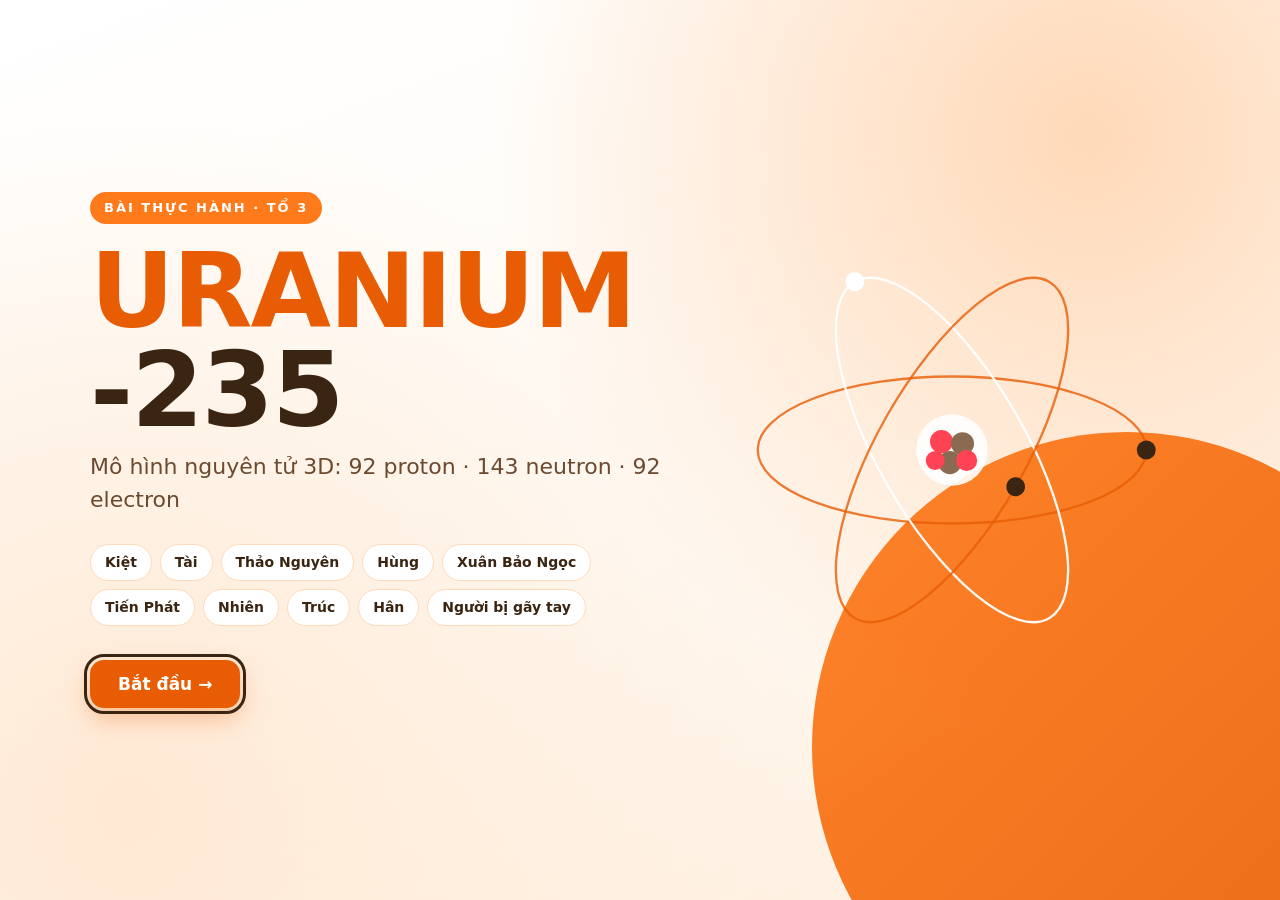
<file: index.html>
<!DOCTYPE html>
<html lang="vi" class="a3m-js"><head><meta http-equiv="Content-Type" content="text/html; charset=UTF-8">

<meta name="viewport" content="width=device-width, initial-scale=1, viewport-fit=cover">
<meta name="theme-color" content="#050a1a">
<meta name="color-scheme" content="dark">
<!-- noptimize-page -->
<script>document.documentElement.className+=' a3m-js';</script>
<meta name="robots" content="index, follow, max-image-preview:large, max-snippet:-1, max-video-preview:-1">

	<!-- This site is optimized with the Yoast SEO plugin v26.0 - https://yoast.com/wordpress/plugins/seo/ -->
	<title>Mô hình nguyên tử 3D: Nguyên tử Bohr và obitan tương tác - 33Science</title>
	<meta name="description" content="Xoay mô hình nguyên tử 3D cho bất kỳ nguyên tố nào trong 118 nguyên tố. Chuyển giữa chế độ Bohr và obitan, đổi đồng vị và ion, tự dựng nguyên tử của bạn và làm bài đố vui.">
	<link rel="canonical" href="https://33science.com/atom-3d-model/">
	<meta property="og:locale" content="en_US">
	<meta property="og:type" content="article">
	<meta property="og:title" content="Mô hình nguyên tử 3D: Nguyên tử Bohr và obitan tương tác">
	<meta property="og:description" content="Xoay mô hình nguyên tử 3D cho bất kỳ nguyên tố nào trong 118 nguyên tố. Chuyển giữa chế độ Bohr và obitan, đổi đồng vị và ion, tự dựng nguyên tử của bạn và làm bài đố vui.">
	<meta property="og:url" content="https://33science.com/atom-3d-model/">
	<meta property="og:site_name" content="33Science">
	<meta property="og:image" content="https://33science.com/wp-content/plugins/atom-3d-model/assets/og/atom-3d-model.jpg">
	<meta property="og:image:width" content="1200">
	<meta property="og:image:height" content="630">
	<meta property="og:image:type" content="image/jpeg">
	<meta name="twitter:card" content="summary_large_image">
	<meta name="twitter:title" content="Mô hình nguyên tử 3D: Nguyên tử Bohr và obitan tương tác">
	<meta name="twitter:description" content="Xoay mô hình nguyên tử 3D cho bất kỳ nguyên tố nào trong 118 nguyên tố. Chuyển giữa chế độ Bohr và obitan, đổi đồng vị và ion, tự dựng nguyên tử của bạn và làm bài đố vui.">
	<meta name="twitter:image" content="https://33science.com/wp-content/plugins/atom-3d-model/assets/og/atom-3d-model.jpg">
	<meta name="twitter:label1" content="Thời gian đọc ước tính">
	<meta name="twitter:data1" content="8 phút">
	<script type="application/ld+json" class="yoast-schema-graph">{"@context": "https://schema.org", "@graph": [{"@type": "WebPage", "@id": "https://33science.com/atom-3d-model/", "url": "https://33science.com/atom-3d-model/", "name": "Mô hình nguyên tử 3D - 33Science", "isPartOf": {"@id": "https://33science.com/#website"}, "datePublished": "2026-10-03T10:13:50+00:00", "breadcrumb": {"@id": "https://33science.com/atom-3d-model/#breadcrumb"}, "inLanguage": "vi-VN", "potentialAction": [{"@type": "ReadAction", "target": ["https://33science.com/atom-3d-model/"]}]}, {"@type": "BreadcrumbList", "@id": "https://33science.com/atom-3d-model/#breadcrumb", "itemListElement": [{"@type": "ListItem", "position": 1, "name": "Trang chủ", "item": "https://33science.com/"}, {"@type": "ListItem", "position": 2, "name": "Mô hình nguyên tử 3D"}]}, {"@type": "WebSite", "@id": "https://33science.com/#website", "url": "https://33science.com/", "name": "33Science", "description": "", "publisher": {"@id": "https://33science.com/#organization"}, "potentialAction": [{"@type": "SearchAction", "target": {"@type": "EntryPoint", "urlTemplate": "https://33science.com/?s={search_term_string}"}, "query-input": {"@type": "PropertyValueSpecification", "valueRequired": true, "valueName": "search_term_string"}}], "inLanguage": "vi-VN"}, {"@type": "Organization", "@id": "https://33science.com/#organization", "name": "33Science", "url": "https://33science.com/", "logo": {"@type": "ImageObject", "inLanguage": "vi-VN", "@id": "https://33science.com/#/schema/logo/image/", "url": "https://33science.com/wp-content/uploads/2026/02/2026.png", "contentUrl": "https://33science.com/wp-content/uploads/2026/02/2026.png", "width": 183, "height": 44, "caption": "33Science"}, "image": {"@id": "https://33science.com/#/schema/logo/image/"}}]}</script>
	<!-- / Yoast SEO plugin. -->



<script type="application/ld+json">{"@context": "https://schema.org", "@graph": [{"@type": "WebApplication", "name": "Mô hình nguyên tử", "applicationCategory": "EducationalApplication", "operatingSystem": "Mọi trình duyệt web hiện đại", "browserRequirements": "Cần trình duyệt có WebGL để xem mô hình 3D; nếu không sẽ hiển thị ảnh tĩnh.", "url": "https://33science.com/atom-3d-model/", "description": "Xoay mô hình nguyên tử 3D cho bất kỳ nguyên tố nào trong 118 nguyên tố. Chuyển giữa chế độ Bohr và obitan, đổi đồng vị và ion, tự dựng nguyên tử của bạn và làm bài đố vui.", "isAccessibleForFree": true, "offers": {"@type": "Offer", "price": "0", "priceCurrency": "USD"}, "publisher": {"@id": "https://33science.com/#organization"}, "image": {"@id": "https://33science.com/atom-3d-model/#poster"}}, {"@type": "ImageObject", "@id": "https://33science.com/atom-3d-model/#poster", "contentUrl": "https://33science.com/wp-content/plugins/atom-3d-model/assets/atom-3d-model.webp", "url": "https://33science.com/wp-content/plugins/atom-3d-model/assets/atom-3d-model.webp", "name": "Mô hình nguyên tử 3D", "caption": "Mô hình 3D của nguyên tử cacbon cho thấy hạt nhân và các lớp electron", "license": "https://creativecommons.org/licenses/by/4.0/", "creditText": "33Science", "creator": {"@id": "https://33science.com/#organization"}, "width": 1600, "height": 1000}, {"@type": "FAQPage", "mainEntity": [{"@type": "Question", "name": "Ba bộ phận chính của nguyên tử là gì?", "acceptedAnswer": {"@type": "Answer", "text": "Proton và neutron trong hạt nhân, và electron xung quanh nó. Proton mang điện dương, electron mang điện âm còn neutron không mang điện."}}, {"@type": "Question", "name": "Mô hình Bohr khác mô hình lượng tử như thế nào?", "acceptedAnswer": {"@type": "Answer", "text": "Mô hình Bohr đặt electron trên các quỹ đạo tròn cố định gọi là lớp. Mô hình lượng tử mô tả electron như những đám mây xác suất gọi là obitan. Cả hai cho cùng số electron trên mỗi lớp."}}, {"@type": "Question", "name": "Mỗi lớp chứa được bao nhiêu electron?", "acceptedAnswer": {"@type": "Answer", "text": "Tối đa 2n²: 2 ở lớp thứ nhất, 8 ở lớp thứ hai, 18 ở lớp thứ ba và 32 ở lớp thứ tư."}}, {"@type": "Question", "name": "Electron hóa trị là gì?", "acceptedAnswer": {"@type": "Answer", "text": "Là electron ở lớp ngoài cùng của nguyên tử. Electron hóa trị tham gia vào liên kết hóa học, và số lượng của chúng quyết định tính chất hóa học của nguyên tố."}}, {"@type": "Question", "name": "Đồng vị khác ion như thế nào?", "acceptedAnswer": {"@type": "Answer", "text": "Đồng vị có số neutron khác với một nguyên tử khác của cùng nguyên tố. Ion có số electron khác số proton, nên mang điện tích."}}, {"@type": "Question", "name": "Hạt nhân trong mô hình nguyên tử có được vẽ đúng tỉ lệ không?", "acceptedAnswer": {"@type": "Answer", "text": "Không. Hạt nhân nhỏ hơn nguyên tử hàng chục nghìn lần. Vẽ đúng tỉ lệ thì nó quá nhỏ để nhìn thấy, nên các mô hình phóng to nó lên."}}, {"@type": "Question", "name": "Nguyên tử thật sự trông như thế nào?", "acceptedAnswer": {"@type": "Answer", "text": "Nguyên tử không có biên sắc nét. Nó là một hạt nhân nhỏ, đặc, nằm trong đám mây electron mờ, đúng như chế độ obitan thể hiện. Các loại kính hiển vi như kính hiển vi quét xuyên hầm chụp ảnh nguyên tử dưới dạng những chỗ gồ mềm."}}]}]}</script>
<link rel="icon" href="https://33science.com/wp-content/uploads/2025/09/favicon.png" sizes="32x32">
<link rel="icon" href="https://33science.com/wp-content/uploads/2025/09/favicon.png" sizes="192x192">
<link rel="apple-touch-icon" href="https://33science.com/wp-content/uploads/2025/09/favicon.png">
<meta name="msapplication-TileImage" content="https://33science.com/wp-content/uploads/2025/09/favicon.png">
<link rel="preconnect" href="https://fonts.googleapis.com/">
<link rel="preconnect" href="https://fonts.gstatic.com/" crossorigin="">
<link rel="stylesheet" href="./index_files/css2">
<link rel="stylesheet" href="./index_files/a3m.css">
<link rel="stylesheet" href="./index_files/a3m-article.css">
<script async="" src="./index_files/js"></script><style id="a3m-custom">
/* removed top bar: give its height back to the stage */
:root,body,body.a3m-body{--a3m-mast-h:0px !important}
/* quiz hidden */
[data-tab="quiz"],[data-panel="quiz"],#a3m-tab-quiz,#a3m-panel-quiz{display:none !important}


/* ---- cover page (orange + white) ---- */
#cover{position:fixed;inset:0;z-index:100000;display:flex;align-items:center;justify-content:center;
 padding:32px 24px;overflow:auto;color:#3a2412;
 font-family:"Segoe UI",system-ui,-apple-system,Arial,sans-serif;
 background:radial-gradient(circle at 85% 15%,#ffd9b8 0%,transparent 45%),
  radial-gradient(circle at 10% 90%,#ffe9d4 0%,transparent 50%),
  linear-gradient(160deg,#fff 0%,#fffaf4 55%,#ffeedd 100%);
 transition:opacity 1s ease,visibility 0s linear 1s}
#cover::before{content:"";position:fixed;right:-18vmin;bottom:-18vmin;width:70vmin;height:70vmin;border-radius:50%;
 background:linear-gradient(135deg,#ff7a1a 0%,#e85d04 100%);opacity:.92;pointer-events:none}
#cover.cv-leaving{opacity:0;visibility:hidden;pointer-events:none}
#cover .cv-in{position:relative;z-index:2;display:grid;grid-template-columns:1.1fr .9fr;gap:40px;align-items:center;max-width:1100px;width:100%}
#cover .cv-tag{display:inline-block;padding:6px 14px;border-radius:999px;background:#ff7a1a;color:#fff;
 font-size:13px;font-weight:700;letter-spacing:2px;text-transform:uppercase}
#cover h1{margin:18px 0 10px;font:800 clamp(44px,9vw,104px)/.95 "Segoe UI",system-ui,Arial,sans-serif;letter-spacing:-2px;color:#e85d04}
#cover h1 span{color:#3a2412}
#cover .cv-sub{margin:0 0 28px;font-size:clamp(16px,2vw,22px);color:#6b4a30}
#cover .cv-team{display:flex;flex-wrap:wrap;gap:8px;margin-bottom:34px}
#cover .cv-team span{padding:7px 14px;background:#fff;border:1.5px solid #ffd9b8;border-radius:999px;font-size:14px;font-weight:600}
#cover .cv-btn{display:inline-flex;align-items:center;gap:10px;padding:14px 28px;border:0;border-radius:14px;
 background:#e85d04;color:#fff;font:700 17px "Segoe UI",system-ui,Arial,sans-serif;cursor:pointer;
 box-shadow:0 10px 24px rgba(232,93,4,.35);transition:transform .15s ease,box-shadow .15s ease}
#cover .cv-btn:hover{transform:translateY(-2px);box-shadow:0 14px 28px rgba(232,93,4,.45)}
#cover .cv-btn:focus-visible{outline:3px solid #3a2412;outline-offset:3px}
#cover .cv-atom-wrap{display:flex;justify-content:center}
#cover .cv-atom{width:min(80vw,420px);aspect-ratio:1;overflow:visible}
#cover .cv-orbit{fill:none;stroke:#e85d04;stroke-width:2.2;opacity:.8}
#cover .cv-orbit.w{stroke:#fff;opacity:.95}
#cover .cv-spin{transform-origin:200px 200px;animation:cvSpin 18s linear infinite}
#cover .cv-spin.rev{animation-duration:26s;animation-direction:reverse}
@keyframes cvSpin{to{transform:rotate(360deg)}}
@media (max-width:760px){
 #cover .cv-in{grid-template-columns:1fr}
 #cover .cv-atom-wrap{order:-1}
 #cover .cv-atom{width:min(60vw,260px)}
 #cover::before{width:90vmin;height:90vmin;right:-35vmin;bottom:-35vmin}}
@media (prefers-reduced-motion:reduce){
 #cover{transition-duration:.01s !important}
 #cover .cv-spin{animation:none}}
</style>
</head>
<body class="a3m-body single-post grow-content-body">
<div id="cover" role="dialog" aria-modal="true" aria-label="Trang bìa">
<div class="cv-in">
<div>
<span class="cv-tag">Bài thực hành · Tổ 3</span>
<h1>URANIUM<br><span>-235</span></h1>
<p class="cv-sub">Mô hình nguyên tử 3D: 92 proton · 143 neutron · 92 electron</p>
<div class="cv-team"><span>Kiệt</span><span>Tài</span><span>Thảo Nguyên</span><span>Hùng</span><span>Xuân Bảo Ngọc</span><span>Tiến Phát</span><span>Nhiên</span><span>Trúc</span><span>Hân</span><span>Người bị gãy tay</span></div>
<button type="button" class="cv-btn" id="cover-go">Bắt đầu →</button>
</div>
<div class="cv-atom-wrap" aria-hidden="true">
<svg class="cv-atom" viewBox="0 0 400 400">
<g class="cv-spin"><ellipse class="cv-orbit" cx="200" cy="200" rx="185" ry="70"/><circle cx="385" cy="200" r="9" fill="#3a2412"/></g>
<g class="cv-spin rev" style="transform:rotate(60deg)"><ellipse class="cv-orbit w" cx="200" cy="200" rx="185" ry="70"/><circle cx="15" cy="200" r="9" fill="#fff"/></g>
<g class="cv-spin" style="transform:rotate(120deg);animation-duration:22s"><ellipse class="cv-orbit" cx="200" cy="200" rx="185" ry="70"/><circle cx="200" cy="130" r="9" fill="#3a2412"/></g>
<circle cx="200" cy="200" r="34" fill="#fff" opacity=".9"/>
<circle cx="190" cy="192" r="11" fill="#ff4354"/><circle cx="210" cy="194" r="11" fill="#8a6a50"/>
<circle cx="198" cy="212" r="11" fill="#8a6a50"/><circle cx="214" cy="210" r="10" fill="#ff4354"/>
<circle cx="184" cy="210" r="9" fill="#ff4354"/>
</svg>
</div>
</div>
</div>

<main class="a3m-stage is-enter is-ready" data-a3m-stage="">
	<picture class="a3m-poster-pic">
		<source media="(max-width: 899.98px)" srcset="https://33science.com/wp-content/plugins/atom-3d-model/assets/atom-3d-model-phone.webp" type="image/webp">
		<img class="a3m-poster" data-a3m-poster="" src="./index_files/atom-3d-model.webp" width="1600" height="1000" alt="Mô hình 3D của nguyên tử cacbon cho thấy hạt nhân và các lớp electron" fetchpriority="high" decoding="async">
	</picture>
	<canvas id="a3m-canvas" class="a3m-canvas" data-a3m-canvas="" aria-hidden="true" data-engine="three.js r186" width="1148" height="500" style=""></canvas>
	<noscript><p class="a3m-noscript">Mô hình 3D tương tác cần JavaScript. Ảnh tĩnh vẫn xem được khi không có JavaScript.</p></noscript>
<aside id="a3m-info" class="a3m-info" data-a3m-info="" aria-label="Giới thiệu mô hình"><div class="a3m-info-scroll" data-a3m-scroll=""><p class="a3m-kicker" style="--i: 0;">Mô hình 3D tương tác</p><h1 class="a3m-h1" style="--i: 1;">Mô hình nguyên tử 3D</h1><p class="a3m-lede" style="--i: 2;">Xoay một nguyên tử thật, bấm vào hạt nhân, các lớp và electron để xem chúng làm gì, rồi chọn bất kỳ nguyên tố nào trong 118 nguyên tố.</p><div class="a3m-card-wrap" data-a3m-card="" style="--i: 4;"><section class="a3m-card a3m-elcard is-bump" data-ssr="" data-card="overview"><p class="a3m-kicker">Đang hiển thị</p><div class="a3m-elhead"><div class="a3m-tile" data-el-tile="" data-cat="nonmetal"><i data-el-z="">1</i><b data-el-sym="">H</b><sup data-el-q=""></sup></div><div class="a3m-elhead-t"><h2 class="a3m-h2" data-el-name="">Hiđro</h2><p class="a3m-elsub" data-el-sub="">hiđro-1 · Phi kim</p></div></div><div class="a3m-counts" role="group" aria-label="Số lượng hạt"><div class="a3m-count" style="--c:var(--a3m-proton)"><b data-el-p="">1</b><span>Proton</span></div><div class="a3m-count" style="--c:var(--a3m-neutron)"><b data-el-n="">0</b><span>Neutron</span></div><div class="a3m-count" style="--c:var(--a3m-electron)"><b data-el-e="">1</b><span>Electron</span></div></div><dl class="a3m-facts"><div><dt>Số hiệu nguyên tử</dt><dd data-el-zz="">1</dd></div><div><dt>Khối lượng nguyên tử</dt><dd data-el-mass="">1.008 u</dd></div><div><dt>Lớp electron</dt><dd data-el-shells="">1</dd></div><div><dt>Cấu hình</dt><dd data-el-config="">1s<sup>1</sup></dd></div><div><dt>Electron hóa trị</dt><dd data-el-val="">1</dd></div><div><dt>Loại</dt><dd data-el-cat="">Phi kim</dd></div></dl></section></div></div></aside><aside id="a3m-controls" class="a3m-controls" data-a3m-controls="" aria-label="Điều khiển mô hình"><div class="a3m-tabs" role="tablist" aria-label="Điều khiển" data-a3m-tabs="" style="--x: 82px; --w: 48px;"><button type="button" role="tab" class="a3m-tab" id="a3m-tab-info" data-tab="info" aria-controls="a3m-info" hidden="" aria-selected="false" tabindex="-1"><svg class="a3m-ico" viewBox="0 0 24 24" width="20" height="20" aria-hidden="true" focusable="false" fill="none" stroke="currentColor" stroke-width="1.9" stroke-linecap="round" stroke-linejoin="round"><circle cx="12" cy="12" r="9"></circle><path d="M12 11v6M12 7.5v.1"></path></svg><span>Thông tin</span></button><button type="button" role="tab" class="a3m-tab" id="a3m-tab-view" data-tab="view" aria-controls="a3m-panel-view" aria-selected="false" tabindex="-1"><svg class="a3m-ico" viewBox="0 0 24 24" width="20" height="20" aria-hidden="true" focusable="false" fill="none" stroke="currentColor" stroke-width="1.9" stroke-linecap="round" stroke-linejoin="round"><circle cx="12" cy="12" r="1.8"></circle><ellipse cx="12" cy="12" rx="9.5" ry="3.8"></ellipse><ellipse cx="12" cy="12" rx="9.5" ry="3.8" transform="rotate(60 12 12)"></ellipse><ellipse cx="12" cy="12" rx="9.5" ry="3.8" transform="rotate(120 12 12)"></ellipse></svg><span>Hiển thị</span></button><button type="button" role="tab" class="a3m-tab" id="a3m-tab-element" data-tab="element" aria-controls="a3m-panel-element" aria-selected="true" tabindex="0"><svg class="a3m-ico" viewBox="0 0 24 24" width="20" height="20" aria-hidden="true" focusable="false" fill="none" stroke="currentColor" stroke-width="1.9" stroke-linecap="round" stroke-linejoin="round"><rect x="3" y="4" width="4.2" height="4.2" rx="1"></rect><rect x="9.9" y="4" width="4.2" height="4.2" rx="1"></rect><rect x="16.8" y="4" width="4.2" height="4.2" rx="1"></rect><rect x="3" y="10" width="4.2" height="4.2" rx="1"></rect><rect x="9.9" y="10" width="4.2" height="4.2" rx="1"></rect><rect x="16.8" y="10" width="4.2" height="4.2" rx="1"></rect><rect x="3" y="16" width="4.2" height="4.2" rx="1"></rect><rect x="9.9" y="16" width="4.2" height="4.2" rx="1"></rect></svg><span>Nguyên tố</span></button><button type="button" role="tab" class="a3m-tab" id="a3m-tab-iso" data-tab="iso" aria-controls="a3m-panel-iso" aria-label="Đồng vị và ion" title="Đồng vị và ion" aria-selected="false" tabindex="-1"><svg class="a3m-ico" viewBox="0 0 24 24" width="20" height="20" aria-hidden="true" focusable="false" fill="none" stroke="currentColor" stroke-width="1.9" stroke-linecap="round" stroke-linejoin="round"><circle cx="9" cy="12" r="5.5"></circle><circle cx="15.5" cy="12" r="5.5"></circle></svg><span>Đồng vị</span></button><button type="button" role="tab" class="a3m-tab" id="a3m-tab-build" data-tab="build" aria-controls="a3m-panel-build" aria-selected="false" tabindex="-1"><svg class="a3m-ico" viewBox="0 0 24 24" width="20" height="20" aria-hidden="true" focusable="false" fill="none" stroke="currentColor" stroke-width="1.9" stroke-linecap="round" stroke-linejoin="round"><circle cx="12" cy="12" r="9"></circle><path d="M12 7.5v9M7.5 12h9"></path></svg><span>Xây dựng</span></button><button type="button" role="tab" class="a3m-tab" id="a3m-tab-quiz" data-tab="quiz" aria-controls="a3m-panel-quiz" aria-selected="false" tabindex="-1"><svg class="a3m-ico" viewBox="0 0 24 24" width="20" height="20" aria-hidden="true" focusable="false" fill="none" stroke="currentColor" stroke-width="1.9" stroke-linecap="round" stroke-linejoin="round"><circle cx="12" cy="12" r="9"></circle><path d="M9.5 9.6a2.6 2.6 0 115 .5c0 1.7-2.5 2-2.5 3.5M12 17v.1"></path></svg><span>Đố vui</span></button><i class="a3m-tab-ind" aria-hidden="true"></i></div><div class="a3m-panels"><section class="a3m-panel" role="tabpanel" id="a3m-panel-view" aria-labelledby="a3m-tab-view" data-panel="view" data-needs3d="" hidden=""><h3 class="a3m-gh" id="a3m-h-view" style="--i: 0;">Mô hình</h3><div class="a3m-seg a3m-seg-2" role="radiogroup" aria-labelledby="a3m-h-view" data-a3m-seg="view" style="--seg: 0; --i: 1;"><button type="button" role="radio" data-view="bohr" aria-checked="true" tabindex="0">Bohr</button><button type="button" role="radio" data-view="orbital" aria-checked="false" tabindex="-1">Obitan</button><i class="a3m-seg-thumb" aria-hidden="true"></i></div><p class="a3m-help" data-a3m-viewhelp="" style="--i: 2;">Mô hình Bohr: electron chạy trên các vòng quanh hạt nhân. Đơn giản và tiện để đếm.</p><div class="a3m-only-orbital" data-only="orbital" hidden="" style="--i: 3;"><h3 class="a3m-gh" id="a3m-h-style">Kiểu obitan</h3><div class="a3m-seg a3m-seg-2" role="radiogroup" aria-labelledby="a3m-h-style" data-a3m-seg="style" style="--seg: 0;"><button type="button" role="radio" data-style="cloud" aria-checked="true" tabindex="0">Đám mây</button><button type="button" role="radio" data-style="surface" aria-checked="false" tabindex="-1">Bề mặt</button><i class="a3m-seg-thumb" aria-hidden="true"></i></div><h3 class="a3m-gh" id="a3m-h-color">Tô màu theo</h3><div class="a3m-seg a3m-seg-2" role="radiogroup" aria-labelledby="a3m-h-color" data-a3m-seg="color" style="--seg: 0;"><button type="button" role="radio" data-color="type" aria-checked="true" tabindex="0">Loại obitan</button><button type="button" role="radio" data-color="phase" aria-checked="false" tabindex="-1">Pha sóng</button><i class="a3m-seg-thumb" aria-hidden="true"></i></div><h3 class="a3m-gh" id="a3m-h-subs">Hiện obitan</h3><div class="a3m-chips" role="radiogroup" aria-labelledby="a3m-h-subs" data-a3m-subs=""><button type="button" class="a3m-chip" role="radio" data-subs="valence" aria-checked="true" tabindex="0">Hóa trị</button><button type="button" class="a3m-chip" role="radio" data-subs="all" aria-checked="false" tabindex="-1">Tất cả</button><button type="button" class="a3m-chip a3m-chip-sub" role="radio" data-subs="1s" data-gen="" aria-checked="false" title="Phân lớp 1s" tabindex="-1">1s</button></div><p class="a3m-help">Chế độ hóa trị vẽ các obitan ngoài cùng và làm mờ các obitan bên trong. Chọn một phân lớp để chỉ xem phân lớp đó.</p></div><h3 class="a3m-gh" style="--i: 4;">Nhãn</h3><label class="a3m-row" data-label="hạt" style="--i: 5;"><span class="a3m-dot" style="--c:var(--a3m-proton)"></span><span class="a3m-row-t"><b>Hạt</b><small>Một proton, một neutron và một electron</small></span><input class="a3m-sw-in" type="checkbox" role="switch"><span class="a3m-sw" aria-hidden="true"><i></i></span></label><label class="a3m-row" data-label="lớp" style="--i: 6;"><span class="a3m-dot" style="--c:var(--a3m-shell-ink)"></span><span class="a3m-row-t"><b>Lớp</b><small>Mỗi vòng và số electron nó chứa</small></span><input class="a3m-sw-in" type="checkbox" role="switch"><span class="a3m-sw" aria-hidden="true"><i></i></span></label><label class="a3m-row" data-label="obitan" style="--i: 7;"><span class="a3m-dot" style="--c:var(--a3m-p)"></span><span class="a3m-row-t"><b>Obitan</b><small>Tên phân lớp như 2p (chế độ obitan)</small></span><input class="a3m-sw-in" type="checkbox" role="switch"><span class="a3m-sw" aria-hidden="true"><i></i></span></label><label class="a3m-row" data-label="điện tích" style="--i: 8;"><span class="a3m-dot" style="--c:var(--a3m-valence)"></span><span class="a3m-row-t"><b>Điện tích</b><small>Điện tích tổng của một ion</small></span><input class="a3m-sw-in" type="checkbox" role="switch"><span class="a3m-sw" aria-hidden="true"><i></i></span></label><h3 class="a3m-gh" style="--i: 9;">Chuyển động</h3><label class="a3m-row" data-spin="" style="--i: 10;"><span class="a3m-row-t"><b>Tự xoay</b><small>Xoay chậm mô hình. Nhấn Space để tạm dừng.</small></span><input class="a3m-sw-in" type="checkbox" role="switch"><span class="a3m-sw" aria-hidden="true"><i></i></span></label><button type="button" class="a3m-btn a3m-btn-wide" data-a3m-reset="" style="--i: 11;"><svg class="a3m-ico" viewBox="0 0 24 24" width="20" height="20" aria-hidden="true" focusable="false" fill="none" stroke="currentColor" stroke-width="1.9" stroke-linecap="round" stroke-linejoin="round"><path d="M4 12a8 8 0 108-8H8m0 0l3-3M8 4l3 3"></path></svg>Đặt lại góc nhìn</button><p class="a3m-help" style="--i: 12;">Không đúng tỉ lệ. Hạt nhân được vẽ to hơn khoảng 10.000 lần; ở kích thước thật thì không thể nhìn thấy.</p></section><section class="a3m-panel a3m-panel-pt" role="tabpanel" id="a3m-panel-element" aria-labelledby="a3m-tab-element" data-panel="element"><h3 class="a3m-gh" style="--i: 13;">Nguyên tố hiện tại</h3><div class="a3m-cur" data-a3m-cur="" style="--i: 14;"><button type="button" class="a3m-cur-step" data-a3m-elstep="-1" aria-label="Nguyên tố trước" disabled=""><svg class="a3m-ico" viewBox="0 0 24 24" width="20" height="20" aria-hidden="true" focusable="false" fill="none" stroke="currentColor" stroke-width="1.9" stroke-linecap="round" stroke-linejoin="round"><path d="M14.5 6l-6 6 6 6"></path></svg></button><div class="a3m-cur-tile" data-a3m-curtile="" data-cat="nonmetal"><i data-a3m-curz="">1</i><b data-a3m-cursym="">H</b></div><p class="a3m-cur-t" aria-live="polite"><b data-a3m-curname="">Hiđro</b><small data-a3m-curmeta="">Số hiệu nguyên tử 1 · Phi kim</small></p><button type="button" class="a3m-cur-step" data-a3m-elstep="1" aria-label="Nguyên tố sau"><svg class="a3m-ico" viewBox="0 0 24 24" width="20" height="20" aria-hidden="true" focusable="false" fill="none" stroke="currentColor" stroke-width="1.9" stroke-linecap="round" stroke-linejoin="round"><path d="M9.5 6l6 6-6 6"></path></svg></button></div><button type="button" class="a3m-btn a3m-btn-p a3m-btn-wide a3m-ptopen" data-a3m-ptopen="" aria-haspopup="dialog" style="--i: 15;"><svg class="a3m-ico" viewBox="0 0 24 24" width="20" height="20" aria-hidden="true" focusable="false" fill="none" stroke="currentColor" stroke-width="1.9" stroke-linecap="round" stroke-linejoin="round"><rect x="3" y="4" width="4.2" height="4.2" rx="1"></rect><rect x="9.9" y="4" width="4.2" height="4.2" rx="1"></rect><rect x="16.8" y="4" width="4.2" height="4.2" rx="1"></rect><rect x="3" y="10" width="4.2" height="4.2" rx="1"></rect><rect x="9.9" y="10" width="4.2" height="4.2" rx="1"></rect><rect x="16.8" y="10" width="4.2" height="4.2" rx="1"></rect><rect x="3" y="16" width="4.2" height="4.2" rx="1"></rect><rect x="9.9" y="16" width="4.2" height="4.2" rx="1"></rect></svg>Mở bảng tuần hoàn</button><h3 class="a3m-gh" id="a3m-h-find" style="--i: 16;">Tìm nguyên tố</h3><label class="a3m-search" style="--i: 17;"><svg class="a3m-ico" viewBox="0 0 24 24" width="20" height="20" aria-hidden="true" focusable="false" fill="none" stroke="currentColor" stroke-width="1.9" stroke-linecap="round" stroke-linejoin="round"><circle cx="11" cy="11" r="6.5"></circle><path d="M16 16l4.5 4.5"></path></svg><span class="a3m-sr">Tìm nguyên tố theo tên, ký hiệu hoặc số</span><input type="search" data-a3m-find="" placeholder="Tên, ký hiệu hoặc số" autocomplete="off" spellcheck="false" maxlength="20" aria-controls="a3m-res"></label><div class="a3m-res" id="a3m-res" data-a3m-res="" role="list" aria-label="Nguyên tố phù hợp" hidden="" style="--i: 18;"></div><p class="a3m-res-none" data-a3m-resnone="" hidden="" style="--i: 19;">Không có nguyên tố nào khớp.</p><div data-a3m-quickwrap="" style="--i: 20;"><h3 class="a3m-gh">Nguyên tố thường gặp</h3><div class="a3m-qps" data-a3m-quick=""><button type="button" class="a3m-qp" data-pick="H" data-cat="nonmetal" aria-label="Hiđro" title="Hiđro" aria-pressed="true"><i>1</i><b>H</b></button><button type="button" class="a3m-qp" data-pick="He" data-cat="noble-gas" aria-label="Heli" title="Heli" aria-pressed="false"><i>2</i><b>He</b></button><button type="button" class="a3m-qp" data-pick="Li" data-cat="alkali" aria-label="Liti" title="Liti" aria-pressed="false"><i>3</i><b>Li</b></button><button type="button" class="a3m-qp" data-pick="C" data-cat="nonmetal" aria-label="Cacbon" title="Cacbon" aria-pressed="false"><i>6</i><b>C</b></button><button type="button" class="a3m-qp" data-pick="N" data-cat="nonmetal" aria-label="Nitơ" title="Nitơ" aria-pressed="false"><i>7</i><b>N</b></button><button type="button" class="a3m-qp" data-pick="O" data-cat="nonmetal" aria-label="Oxi" title="Oxi" aria-pressed="false"><i>8</i><b>O</b></button><button type="button" class="a3m-qp" data-pick="F" data-cat="halogen" aria-label="Flo" title="Flo" aria-pressed="false"><i>9</i><b>F</b></button><button type="button" class="a3m-qp" data-pick="Ne" data-cat="noble-gas" aria-label="Neon" title="Neon" aria-pressed="false"><i>10</i><b>Ne</b></button><button type="button" class="a3m-qp" data-pick="Na" data-cat="alkali" aria-label="Natri" title="Natri" aria-pressed="false"><i>11</i><b>Na</b></button><button type="button" class="a3m-qp" data-pick="Mg" data-cat="alkaline-earth" aria-label="Magie" title="Magie" aria-pressed="false"><i>12</i><b>Mg</b></button><button type="button" class="a3m-qp" data-pick="Al" data-cat="post-transition" aria-label="Nhôm" title="Nhôm" aria-pressed="false"><i>13</i><b>Al</b></button><button type="button" class="a3m-qp" data-pick="Si" data-cat="metalloid" aria-label="Silic" title="Silic" aria-pressed="false"><i>14</i><b>Si</b></button><button type="button" class="a3m-qp" data-pick="P" data-cat="nonmetal" aria-label="Photpho" title="Photpho" aria-pressed="false"><i>15</i><b>P</b></button><button type="button" class="a3m-qp" data-pick="S" data-cat="nonmetal" aria-label="Lưu huỳnh" title="Lưu huỳnh" aria-pressed="false"><i>16</i><b>S</b></button><button type="button" class="a3m-qp" data-pick="Cl" data-cat="halogen" aria-label="Clo" title="Clo" aria-pressed="false"><i>17</i><b>Cl</b></button><button type="button" class="a3m-qp" data-pick="K" data-cat="alkali" aria-label="Kali" title="Kali" aria-pressed="false"><i>19</i><b>K</b></button><button type="button" class="a3m-qp" data-pick="Ca" data-cat="alkaline-earth" aria-label="Canxi" title="Canxi" aria-pressed="false"><i>20</i><b>Ca</b></button><button type="button" class="a3m-qp" data-pick="Fe" data-cat="transition" aria-label="Sắt" title="Sắt" aria-pressed="false"><i>26</i><b>Fe</b></button><button type="button" class="a3m-qp" data-pick="Cu" data-cat="transition" aria-label="Đồng" title="Đồng" aria-pressed="false"><i>29</i><b>Cu</b></button><button type="button" class="a3m-qp" data-pick="Zn" data-cat="transition" aria-label="Kẽm" title="Kẽm" aria-pressed="false"><i>30</i><b>Zn</b></button><button type="button" class="a3m-qp" data-pick="Ag" data-cat="transition" aria-label="Bạc" title="Bạc" aria-pressed="false"><i>47</i><b>Ag</b></button><button type="button" class="a3m-qp" data-pick="Au" data-cat="transition" aria-label="Vàng" title="Vàng" aria-pressed="false"><i>79</i><b>Au</b></button><button type="button" class="a3m-qp" data-pick="Hg" data-cat="transition" aria-label="Thủy ngân" title="Thủy ngân" aria-pressed="false"><i>80</i><b>Hg</b></button><button type="button" class="a3m-qp" data-pick="U" data-cat="actinide" aria-label="Urani" title="Urani" aria-pressed="false"><i>92</i><b>U</b></button></div></div></section><section class="a3m-panel" role="tabpanel" id="a3m-panel-iso" aria-labelledby="a3m-tab-iso" data-panel="iso" hidden=""><h3 class="a3m-gh" id="a3m-h-iso" style="--i: 21;">Đồng vị</h3><p class="a3m-help a3m-help-top" style="--i: 22;">Cùng một nguyên tố, số neutron khác nhau. Chọn một đồng vị và hạt nhân sẽ thay đổi.</p><div class="a3m-isos" role="group" aria-labelledby="a3m-h-iso" data-a3m-isos="" style="--i: 23;"><button type="button" class="a3m-iso" data-a="1" aria-pressed="true" title="hiđro-1, 99.9855% hiđro tự nhiên"><span class="a3m-iso-n">hiđro-1</span><span class="a3m-iso-m">99.9855% hiđro tự nhiên</span><span class="a3m-badge is-stable">bền</span></button><button type="button" class="a3m-iso" data-a="2" aria-pressed="false" title="hiđro-2, 0.0145% hiđro tự nhiên"><span class="a3m-iso-n">hiđro-2 (đơteri)</span><span class="a3m-iso-m">0.0145% hiđro tự nhiên</span><span class="a3m-badge is-stable">bền</span></button><button type="button" class="a3m-iso" data-a="3" aria-pressed="false" title="hiđro-3, chu kỳ bán rã 12.3 năm"><span class="a3m-iso-n">hiđro-3 (triti)</span><span class="a3m-iso-m">chu kỳ bán rã 12.3 năm</span><span class="a3m-badge is-radioactive">phóng xạ</span></button><button type="button" class="a3m-iso" data-a="6" aria-pressed="false" title="hiđro-6, chu kỳ bán rã 2.94 x 10^-22 giây"><span class="a3m-iso-n">hiđro-6</span><span class="a3m-iso-m">chu kỳ bán rã 2.94 x 10^-22 giây</span><span class="a3m-badge is-radioactive">phóng xạ</span></button><button type="button" class="a3m-iso" data-a="7" aria-pressed="false" title="hiđro-7, chu kỳ bán rã 5.07 x 10^-21 giây"><span class="a3m-iso-n">hiđro-7</span><span class="a3m-iso-m">chu kỳ bán rã 5.07 x 10^-21 giây</span><span class="a3m-badge is-radioactive">phóng xạ</span></button></div><button type="button" class="a3m-link a3m-more" data-a3m-isoall="" aria-expanded="false" style="--i: 24;">Hiện cả 7 đồng vị đã biết</button><div class="a3m-isos a3m-isos-all" data-a3m-isoalllist="" hidden="" style="--i: 25;"><button type="button" class="a3m-iso is-compact" data-a="1" aria-pressed="true" title="hiđro-1, 99.9855% hiđro tự nhiên"><span class="a3m-iso-n">H-1</span><span class="a3m-iso-m">bền</span><span class="a3m-badge is-stable">bền</span></button><button type="button" class="a3m-iso is-compact" data-a="2" aria-pressed="false" title="hiđro-2, 0.0145% hiđro tự nhiên"><span class="a3m-iso-n">H-2</span><span class="a3m-iso-m">bền</span><span class="a3m-badge is-stable">bền</span></button><button type="button" class="a3m-iso is-compact" data-a="3" aria-pressed="false" title="hiđro-3, chu kỳ bán rã 12.3 năm"><span class="a3m-iso-n">H-3</span><span class="a3m-iso-m">12.3 năm</span><span class="a3m-badge is-radioactive">phóng xạ</span></button><button type="button" class="a3m-iso is-compact" data-a="4" aria-pressed="false" title="hiđro-4, phóng xạ"><span class="a3m-iso-n">H-4</span><span class="a3m-iso-m">phóng xạ</span><span class="a3m-badge is-radioactive">phóng xạ</span></button><button type="button" class="a3m-iso is-compact" data-a="5" aria-pressed="false" title="hiđro-5, chu kỳ bán rã 8.61 x 10^-23 giây"><span class="a3m-iso-n">H-5</span><span class="a3m-iso-m">8.61 x 10^-23 giây</span><span class="a3m-badge is-radioactive">phóng xạ</span></button><button type="button" class="a3m-iso is-compact" data-a="6" aria-pressed="false" title="hiđro-6, chu kỳ bán rã 2.94 x 10^-22 giây"><span class="a3m-iso-n">H-6</span><span class="a3m-iso-m">2.94 x 10^-22 giây</span><span class="a3m-badge is-radioactive">phóng xạ</span></button><button type="button" class="a3m-iso is-compact" data-a="7" aria-pressed="false" title="hiđro-7, chu kỳ bán rã 5.07 x 10^-21 giây"><span class="a3m-iso-n">H-7</span><span class="a3m-iso-m">5.07 x 10^-21 giây</span><span class="a3m-badge is-radioactive">phóng xạ</span></button></div><h3 class="a3m-gh" id="a3m-h-ion" style="--i: 26;">Điện tích ion</h3><p class="a3m-help a3m-help-top" style="--i: 27;">Mất electron để thành ion dương, nhận electron để thành ion âm.</p><div class="a3m-step" data-step="q" style="--i: 28;"><span class="a3m-step-l"><i class="a3m-dot" style="--c:var(--a3m-electron)"></i>Điện tích</span><button type="button" class="a3m-step-b" data-dec="" aria-label="Giảm điện tích (thêm một electron)"><svg class="a3m-ico" viewBox="0 0 24 24" width="20" height="20" aria-hidden="true" focusable="false" fill="none" stroke="currentColor" stroke-width="1.9" stroke-linecap="round" stroke-linejoin="round"><path d="M5 12h14"></path></svg></button><output class="a3m-step-v" data-val="">0</output><button type="button" class="a3m-step-b" data-inc="" aria-label="Tăng điện tích (bớt một electron)"><svg class="a3m-ico" viewBox="0 0 24 24" width="20" height="20" aria-hidden="true" focusable="false" fill="none" stroke="currentColor" stroke-width="1.9" stroke-linecap="round" stroke-linejoin="round"><path d="M12 5v14M5 12h14"></path></svg></button></div><div class="a3m-ionread" style="--i: 29;"><p class="a3m-ionname" data-a3m-ionname="">Nguyên tử trung hòa</p><p class="a3m-ioncfg" data-a3m-ioncfg="">Cấu hình: 1s<sup>1</sup></p></div><div class="a3m-learn" style="--i: 30;"><button type="button" class="a3m-link" data-showcard="isotope">Đồng vị là gì?</button><button type="button" class="a3m-link" data-showcard="ion">Ion là gì?</button></div></section><section class="a3m-panel" role="tabpanel" id="a3m-panel-build" aria-labelledby="a3m-tab-build" data-panel="build" hidden=""><p class="a3m-help a3m-help-top" style="--i: 31;">Thêm hoặc bớt hạt. Số proton quyết định bạn có nguyên tố nào.</p><div class="a3m-steps" style="--i: 32;"><div class="a3m-step" data-step="p"><span class="a3m-step-l"><i class="a3m-dot" style="--c:var(--a3m-proton)"></i>Proton</span><button type="button" class="a3m-step-b" data-dec="" aria-label="Bớt một proton" disabled=""><svg class="a3m-ico" viewBox="0 0 24 24" width="20" height="20" aria-hidden="true" focusable="false" fill="none" stroke="currentColor" stroke-width="1.9" stroke-linecap="round" stroke-linejoin="round"><path d="M5 12h14"></path></svg></button><output class="a3m-step-v is-bump" data-val="">1</output><button type="button" class="a3m-step-b" data-inc="" aria-label="Thêm một proton"><svg class="a3m-ico" viewBox="0 0 24 24" width="20" height="20" aria-hidden="true" focusable="false" fill="none" stroke="currentColor" stroke-width="1.9" stroke-linecap="round" stroke-linejoin="round"><path d="M12 5v14M5 12h14"></path></svg></button></div><div class="a3m-step" data-step="n"><span class="a3m-step-l"><i class="a3m-dot" style="--c:var(--a3m-neutron)"></i>Neutron</span><button type="button" class="a3m-step-b" data-dec="" aria-label="Bớt một neutron" disabled=""><svg class="a3m-ico" viewBox="0 0 24 24" width="20" height="20" aria-hidden="true" focusable="false" fill="none" stroke="currentColor" stroke-width="1.9" stroke-linecap="round" stroke-linejoin="round"><path d="M5 12h14"></path></svg></button><output class="a3m-step-v is-bump" data-val="">0</output><button type="button" class="a3m-step-b" data-inc="" aria-label="Thêm một neutron"><svg class="a3m-ico" viewBox="0 0 24 24" width="20" height="20" aria-hidden="true" focusable="false" fill="none" stroke="currentColor" stroke-width="1.9" stroke-linecap="round" stroke-linejoin="round"><path d="M12 5v14M5 12h14"></path></svg></button></div><div class="a3m-step" data-step="e"><span class="a3m-step-l"><i class="a3m-dot" style="--c:var(--a3m-electron)"></i>Electron</span><button type="button" class="a3m-step-b" data-dec="" aria-label="Bớt một electron"><svg class="a3m-ico" viewBox="0 0 24 24" width="20" height="20" aria-hidden="true" focusable="false" fill="none" stroke="currentColor" stroke-width="1.9" stroke-linecap="round" stroke-linejoin="round"><path d="M5 12h14"></path></svg></button><output class="a3m-step-v is-bump" data-val="">1</output><button type="button" class="a3m-step-b" data-inc="" aria-label="Thêm một electron"><svg class="a3m-ico" viewBox="0 0 24 24" width="20" height="20" aria-hidden="true" focusable="false" fill="none" stroke="currentColor" stroke-width="1.9" stroke-linecap="round" stroke-linejoin="round"><path d="M12 5v14M5 12h14"></path></svg></button></div></div><dl class="a3m-readout" data-a3m-readout="" aria-live="polite" style="--i: 33;"><dt>Nguyên tố</dt><dd>Hiđro (H)</dd><dt>Đồng vị</dt><dd>hiđro-1</dd><dt>Số khối</dt><dd>1</dd><dt>Điện tích</dt><dd>0 (trung hòa)</dd><dt>Ion</dt><dd>không</dd><dt>Độ bền</dt><dd class="is-stable">Bền</dd></dl><h3 class="a3m-gh" id="a3m-h-goals" style="--i: 34;">Mục tiêu</h3><ul class="a3m-goals" aria-labelledby="a3m-h-goals" data-a3m-goals="" style="--i: 35;"><li data-goal="h1" class="is-done"><span class="a3m-goal-ck" aria-hidden="true"></span><span class="a3m-goal-t">Tạo hiđro-1</span><span class="a3m-sr" data-goal-state="">xong</span></li><li data-goal="c12"><span class="a3m-goal-ck" aria-hidden="true"></span><span class="a3m-goal-t">Tạo cacbon-12</span><span class="a3m-sr" data-goal-state="">chưa xong</span></li><li data-goal="he4"><span class="a3m-goal-ck" aria-hidden="true"></span><span class="a3m-goal-t">Tạo heli-4</span><span class="a3m-sr" data-goal-state="">chưa xong</span></li><li data-goal="na"><span class="a3m-goal-ck" aria-hidden="true"></span><span class="a3m-goal-t">Tạo ion Na+</span><span class="a3m-sr" data-goal-state="">chưa xong</span></li><li data-goal="cl"><span class="a3m-goal-ck" aria-hidden="true"></span><span class="a3m-goal-t">Tạo ion Cl-</span><span class="a3m-sr" data-goal-state="">chưa xong</span></li><li data-goal="unst"><span class="a3m-goal-ck" aria-hidden="true"></span><span class="a3m-goal-t">Tạo một đồng vị không bền</span><span class="a3m-sr" data-goal-state="">chưa xong</span></li></ul><p class="a3m-goals-done" hidden="" style="--i: 36;">Hoàn thành cả sáu mục tiêu. Làm tốt lắm.</p><div class="a3m-learn" style="--i: 37;"><button type="button" class="a3m-link" data-a3m-buildreset="">Làm lại từ cacbon-12</button></div><p class="a3m-help" style="--i: 38;">Tiếp theo: xem các nguyên tử tạo nên phân tử của sự sống ra sao trong <a href="https://33science.com/dna-3d-model/">Mô hình DNA 3D</a>.</p></section><section class="a3m-panel" role="tabpanel" id="a3m-panel-quiz" aria-labelledby="a3m-tab-quiz" data-panel="quiz" data-needs3d="" hidden=""><div data-a3m-quiz="" style="--i: 39;"><p class="a3m-kicker">Tự kiểm tra</p><h2 class="a3m-h2">Đố vui</h2><p class="a3m-body">Mười vòng. Nhãn bị ẩn khi bạn chơi. Nhấn Escape để dừng.</p><ul class="a3m-qtypes"><li>Đây là nguyên tố nào?</li><li>Có bao nhiêu electron hóa trị?</li><li>Bấm vào một proton, neutron hoặc electron</li><li>Đây là hình dạng obitan nào?</li><li>Gọi tên đồng vị này</li></ul><button type="button" class="a3m-btn-p a3m-btn-wide">Bắt đầu đố vui</button></div></section></div></aside><dialog class="a3m-ptm" data-a3m-ptm="" aria-labelledby="a3m-ptm-h"><div class="a3m-ptm-in"><div class="a3m-ptm-head"><h2 class="a3m-ptm-h" id="a3m-ptm-h">Bảng tuần hoàn</h2><label class="a3m-search a3m-ptm-search"><svg class="a3m-ico" viewBox="0 0 24 24" width="20" height="20" aria-hidden="true" focusable="false" fill="none" stroke="currentColor" stroke-width="1.9" stroke-linecap="round" stroke-linejoin="round"><circle cx="11" cy="11" r="6.5"></circle><path d="M16 16l4.5 4.5"></path></svg><span class="a3m-sr">Lọc bảng theo tên, ký hiệu hoặc số</span><input type="search" data-a3m-search="" placeholder="Lọc: tên, ký hiệu hoặc số" autocomplete="off" spellcheck="false" maxlength="20"></label><button type="button" class="a3m-ptm-x" data-a3m-ptclose="" aria-label="Đóng bảng tuần hoàn"><svg class="a3m-ico" viewBox="0 0 24 24" width="20" height="20" aria-hidden="true" focusable="false" fill="none" stroke="currentColor" stroke-width="1.9" stroke-linecap="round" stroke-linejoin="round"><path d="M6 6l12 12M18 6L6 18"></path></svg></button></div><div class="a3m-pt-scroll"><div class="a3m-pt" role="group" aria-label="Bảng tuần hoàn các nguyên tố" data-a3m-pt=""><div class="a3m-pt-info" data-a3m-ptinfo="" data-cat="nonmetal" style="grid-area:1/3/4/13" aria-hidden="true"><div class="a3m-tile a3m-pt-info-tile"><i data-pi-z="">1</i><b data-pi-sym="">H</b></div><div class="a3m-pt-info-t"><p class="a3m-pt-info-n" data-pi-name="">Hiđro</p><p class="a3m-pt-info-c" data-pi-cat="">Phi kim</p><dl class="a3m-pt-info-dl"><div><dt>Khối lượng nguyên tử</dt><dd data-pi-mass="">1.008 u</dd></div><div><dt>Lớp</dt><dd data-pi-shells="">1</dd></div><div class="a3m-pt-info-cfg"><dt>Cấu hình</dt><dd data-pi-config="">1s<sup>1</sup></dd></div></dl></div></div><span class="a3m-pt-ph" style="grid-area:6/3" data-cat="lanthanide" aria-hidden="true">57–71</span><span class="a3m-pt-ph" style="grid-area:7/3" data-cat="actinide" aria-hidden="true">89–103</span><button type="button" class="a3m-pt-el" data-z="1" data-sym="H" data-name="hydrogen" data-cat="nonmetal" data-r="1" data-c="1" style="grid-area:1/1" aria-label="Hiđro, số hiệu nguyên tử 1" aria-pressed="true" tabindex="0"><i>1</i><b>H</b><span>Hiđro</span></button><button type="button" class="a3m-pt-el" data-z="2" data-sym="He" data-name="helium" data-cat="noble-gas" data-r="1" data-c="18" style="grid-area:1/18" aria-label="Heli, số hiệu nguyên tử 2" aria-pressed="false" tabindex="-1"><i>2</i><b>He</b><span>Heli</span></button><button type="button" class="a3m-pt-el" data-z="3" data-sym="Li" data-name="lithium" data-cat="alkali" data-r="2" data-c="1" style="grid-area:2/1" aria-label="Liti, số hiệu nguyên tử 3" aria-pressed="false" tabindex="-1"><i>3</i><b>Li</b><span>Liti</span></button><button type="button" class="a3m-pt-el" data-z="4" data-sym="Be" data-name="beryllium" data-cat="alkaline-earth" data-r="2" data-c="2" style="grid-area:2/2" aria-label="Beri, số hiệu nguyên tử 4" aria-pressed="false" tabindex="-1"><i>4</i><b>Be</b><span>Beri</span></button><button type="button" class="a3m-pt-el" data-z="5" data-sym="B" data-name="boron" data-cat="metalloid" data-r="2" data-c="13" style="grid-area:2/13" aria-label="Bo, số hiệu nguyên tử 5" aria-pressed="false" tabindex="-1"><i>5</i><b>B</b><span>Bo</span></button><button type="button" class="a3m-pt-el" data-z="6" data-sym="C" data-name="carbon" data-cat="nonmetal" data-r="2" data-c="14" style="grid-area:2/14" aria-label="Cacbon, số hiệu nguyên tử 6" aria-pressed="false" tabindex="-1"><i>6</i><b>C</b><span>Cacbon</span></button><button type="button" class="a3m-pt-el" data-z="7" data-sym="N" data-name="nitrogen" data-cat="nonmetal" data-r="2" data-c="15" style="grid-area:2/15" aria-label="Nitơ, số hiệu nguyên tử 7" aria-pressed="false" tabindex="-1"><i>7</i><b>N</b><span>Nitơ</span></button><button type="button" class="a3m-pt-el" data-z="8" data-sym="O" data-name="oxygen" data-cat="nonmetal" data-r="2" data-c="16" style="grid-area:2/16" aria-label="Oxi, số hiệu nguyên tử 8" aria-pressed="false" tabindex="-1"><i>8</i><b>O</b><span>Oxi</span></button><button type="button" class="a3m-pt-el" data-z="9" data-sym="F" data-name="fluorine" data-cat="halogen" data-r="2" data-c="17" style="grid-area:2/17" aria-label="Flo, số hiệu nguyên tử 9" aria-pressed="false" tabindex="-1"><i>9</i><b>F</b><span>Flo</span></button><button type="button" class="a3m-pt-el" data-z="10" data-sym="Ne" data-name="neon" data-cat="noble-gas" data-r="2" data-c="18" style="grid-area:2/18" aria-label="Neon, số hiệu nguyên tử 10" aria-pressed="false" tabindex="-1"><i>10</i><b>Ne</b><span>Neon</span></button><button type="button" class="a3m-pt-el" data-z="11" data-sym="Na" data-name="sodium" data-cat="alkali" data-r="3" data-c="1" style="grid-area:3/1" aria-label="Natri, số hiệu nguyên tử 11" aria-pressed="false" tabindex="-1"><i>11</i><b>Na</b><span>Natri</span></button><button type="button" class="a3m-pt-el" data-z="12" data-sym="Mg" data-name="magnesium" data-cat="alkaline-earth" data-r="3" data-c="2" style="grid-area:3/2" aria-label="Magie, số hiệu nguyên tử 12" aria-pressed="false" tabindex="-1"><i>12</i><b>Mg</b><span>Magie</span></button><button type="button" class="a3m-pt-el" data-z="13" data-sym="Al" data-name="aluminum" data-cat="post-transition" data-r="3" data-c="13" style="grid-area:3/13" aria-label="Nhôm, số hiệu nguyên tử 13" aria-pressed="false" tabindex="-1"><i>13</i><b>Al</b><span>Nhôm</span></button><button type="button" class="a3m-pt-el" data-z="14" data-sym="Si" data-name="silicon" data-cat="metalloid" data-r="3" data-c="14" style="grid-area:3/14" aria-label="Silic, số hiệu nguyên tử 14" aria-pressed="false" tabindex="-1"><i>14</i><b>Si</b><span>Silic</span></button><button type="button" class="a3m-pt-el" data-z="15" data-sym="P" data-name="phosphorus" data-cat="nonmetal" data-r="3" data-c="15" style="grid-area:3/15" aria-label="Photpho, số hiệu nguyên tử 15" aria-pressed="false" tabindex="-1"><i>15</i><b>P</b><span>Photpho</span></button><button type="button" class="a3m-pt-el" data-z="16" data-sym="S" data-name="sulfur" data-cat="nonmetal" data-r="3" data-c="16" style="grid-area:3/16" aria-label="Lưu huỳnh, số hiệu nguyên tử 16" aria-pressed="false" tabindex="-1"><i>16</i><b>S</b><span>Lưu huỳnh</span></button><button type="button" class="a3m-pt-el" data-z="17" data-sym="Cl" data-name="chlorine" data-cat="halogen" data-r="3" data-c="17" style="grid-area:3/17" aria-label="Clo, số hiệu nguyên tử 17" aria-pressed="false" tabindex="-1"><i>17</i><b>Cl</b><span>Clo</span></button><button type="button" class="a3m-pt-el" data-z="18" data-sym="Ar" data-name="argon" data-cat="noble-gas" data-r="3" data-c="18" style="grid-area:3/18" aria-label="Argon, số hiệu nguyên tử 18" aria-pressed="false" tabindex="-1"><i>18</i><b>Ar</b><span>Argon</span></button><button type="button" class="a3m-pt-el" data-z="19" data-sym="K" data-name="potassium" data-cat="alkali" data-r="4" data-c="1" style="grid-area:4/1" aria-label="Kali, số hiệu nguyên tử 19" aria-pressed="false" tabindex="-1"><i>19</i><b>K</b><span>Kali</span></button><button type="button" class="a3m-pt-el" data-z="20" data-sym="Ca" data-name="calcium" data-cat="alkaline-earth" data-r="4" data-c="2" style="grid-area:4/2" aria-label="Canxi, số hiệu nguyên tử 20" aria-pressed="false" tabindex="-1"><i>20</i><b>Ca</b><span>Canxi</span></button><button type="button" class="a3m-pt-el" data-z="21" data-sym="Sc" data-name="scandium" data-cat="transition" data-r="4" data-c="3" style="grid-area:4/3" aria-label="Scandi, số hiệu nguyên tử 21" aria-pressed="false" tabindex="-1"><i>21</i><b>Sc</b><span>Scandi</span></button><button type="button" class="a3m-pt-el" data-z="22" data-sym="Ti" data-name="titanium" data-cat="transition" data-r="4" data-c="4" style="grid-area:4/4" aria-label="Titan, số hiệu nguyên tử 22" aria-pressed="false" tabindex="-1"><i>22</i><b>Ti</b><span>Titan</span></button><button type="button" class="a3m-pt-el" data-z="23" data-sym="V" data-name="vanadium" data-cat="transition" data-r="4" data-c="5" style="grid-area:4/5" aria-label="Vanadi, số hiệu nguyên tử 23" aria-pressed="false" tabindex="-1"><i>23</i><b>V</b><span>Vanadi</span></button><button type="button" class="a3m-pt-el" data-z="24" data-sym="Cr" data-name="chromium" data-cat="transition" data-r="4" data-c="6" style="grid-area:4/6" aria-label="Crom, số hiệu nguyên tử 24" aria-pressed="false" tabindex="-1"><i>24</i><b>Cr</b><span>Crom</span></button><button type="button" class="a3m-pt-el" data-z="25" data-sym="Mn" data-name="manganese" data-cat="transition" data-r="4" data-c="7" style="grid-area:4/7" aria-label="Mangan, số hiệu nguyên tử 25" aria-pressed="false" tabindex="-1"><i>25</i><b>Mn</b><span>Mangan</span></button><button type="button" class="a3m-pt-el" data-z="26" data-sym="Fe" data-name="iron" data-cat="transition" data-r="4" data-c="8" style="grid-area:4/8" aria-label="Sắt, số hiệu nguyên tử 26" aria-pressed="false" tabindex="-1"><i>26</i><b>Fe</b><span>Sắt</span></button><button type="button" class="a3m-pt-el" data-z="27" data-sym="Co" data-name="cobalt" data-cat="transition" data-r="4" data-c="9" style="grid-area:4/9" aria-label="Coban, số hiệu nguyên tử 27" aria-pressed="false" tabindex="-1"><i>27</i><b>Co</b><span>Coban</span></button><button type="button" class="a3m-pt-el" data-z="28" data-sym="Ni" data-name="nickel" data-cat="transition" data-r="4" data-c="10" style="grid-area:4/10" aria-label="Niken, số hiệu nguyên tử 28" aria-pressed="false" tabindex="-1"><i>28</i><b>Ni</b><span>Niken</span></button><button type="button" class="a3m-pt-el" data-z="29" data-sym="Cu" data-name="copper" data-cat="transition" data-r="4" data-c="11" style="grid-area:4/11" aria-label="Đồng, số hiệu nguyên tử 29" aria-pressed="false" tabindex="-1"><i>29</i><b>Cu</b><span>Đồng</span></button><button type="button" class="a3m-pt-el" data-z="30" data-sym="Zn" data-name="zinc" data-cat="transition" data-r="4" data-c="12" style="grid-area:4/12" aria-label="Kẽm, số hiệu nguyên tử 30" aria-pressed="false" tabindex="-1"><i>30</i><b>Zn</b><span>Kẽm</span></button><button type="button" class="a3m-pt-el" data-z="31" data-sym="Ga" data-name="gallium" data-cat="post-transition" data-r="4" data-c="13" style="grid-area:4/13" aria-label="Gali, số hiệu nguyên tử 31" aria-pressed="false" tabindex="-1"><i>31</i><b>Ga</b><span>Gali</span></button><button type="button" class="a3m-pt-el" data-z="32" data-sym="Ge" data-name="germanium" data-cat="metalloid" data-r="4" data-c="14" style="grid-area:4/14" aria-label="Germani, số hiệu nguyên tử 32" aria-pressed="false" tabindex="-1"><i>32</i><b>Ge</b><span>Germani</span></button><button type="button" class="a3m-pt-el" data-z="33" data-sym="As" data-name="arsenic" data-cat="metalloid" data-r="4" data-c="15" style="grid-area:4/15" aria-label="Asen, số hiệu nguyên tử 33" aria-pressed="false" tabindex="-1"><i>33</i><b>As</b><span>Asen</span></button><button type="button" class="a3m-pt-el" data-z="34" data-sym="Se" data-name="selenium" data-cat="nonmetal" data-r="4" data-c="16" style="grid-area:4/16" aria-label="Selen, số hiệu nguyên tử 34" aria-pressed="false" tabindex="-1"><i>34</i><b>Se</b><span>Selen</span></button><button type="button" class="a3m-pt-el" data-z="35" data-sym="Br" data-name="bromine" data-cat="halogen" data-r="4" data-c="17" style="grid-area:4/17" aria-label="Brom, số hiệu nguyên tử 35" aria-pressed="false" tabindex="-1"><i>35</i><b>Br</b><span>Brom</span></button><button type="button" class="a3m-pt-el" data-z="36" data-sym="Kr" data-name="krypton" data-cat="noble-gas" data-r="4" data-c="18" style="grid-area:4/18" aria-label="Krypton, số hiệu nguyên tử 36" aria-pressed="false" tabindex="-1"><i>36</i><b>Kr</b><span>Krypton</span></button><button type="button" class="a3m-pt-el" data-z="37" data-sym="Rb" data-name="rubidium" data-cat="alkali" data-r="5" data-c="1" style="grid-area:5/1" aria-label="Rubidi, số hiệu nguyên tử 37" aria-pressed="false" tabindex="-1"><i>37</i><b>Rb</b><span>Rubidi</span></button><button type="button" class="a3m-pt-el" data-z="38" data-sym="Sr" data-name="strontium" data-cat="alkaline-earth" data-r="5" data-c="2" style="grid-area:5/2" aria-label="Stronti, số hiệu nguyên tử 38" aria-pressed="false" tabindex="-1"><i>38</i><b>Sr</b><span>Stronti</span></button><button type="button" class="a3m-pt-el" data-z="39" data-sym="Y" data-name="yttrium" data-cat="transition" data-r="5" data-c="3" style="grid-area:5/3" aria-label="Ytri, số hiệu nguyên tử 39" aria-pressed="false" tabindex="-1"><i>39</i><b>Y</b><span>Ytri</span></button><button type="button" class="a3m-pt-el" data-z="40" data-sym="Zr" data-name="zirconium" data-cat="transition" data-r="5" data-c="4" style="grid-area:5/4" aria-label="Zirconi, số hiệu nguyên tử 40" aria-pressed="false" tabindex="-1"><i>40</i><b>Zr</b><span>Zirconi</span></button><button type="button" class="a3m-pt-el" data-z="41" data-sym="Nb" data-name="niobium" data-cat="transition" data-r="5" data-c="5" style="grid-area:5/5" aria-label="Niobi, số hiệu nguyên tử 41" aria-pressed="false" tabindex="-1"><i>41</i><b>Nb</b><span>Niobi</span></button><button type="button" class="a3m-pt-el" data-z="42" data-sym="Mo" data-name="molybdenum" data-cat="transition" data-r="5" data-c="6" style="grid-area:5/6" aria-label="Molipđen, số hiệu nguyên tử 42" aria-pressed="false" tabindex="-1"><i>42</i><b>Mo</b><span>Molipđen</span></button><button type="button" class="a3m-pt-el" data-z="43" data-sym="Tc" data-name="technetium" data-cat="transition" data-r="5" data-c="7" style="grid-area:5/7" aria-label="Tecneti, số hiệu nguyên tử 43" aria-pressed="false" tabindex="-1"><i>43</i><b>Tc</b><span>Tecneti</span></button><button type="button" class="a3m-pt-el" data-z="44" data-sym="Ru" data-name="ruthenium" data-cat="transition" data-r="5" data-c="8" style="grid-area:5/8" aria-label="Rutheni, số hiệu nguyên tử 44" aria-pressed="false" tabindex="-1"><i>44</i><b>Ru</b><span>Rutheni</span></button><button type="button" class="a3m-pt-el" data-z="45" data-sym="Rh" data-name="rhodium" data-cat="transition" data-r="5" data-c="9" style="grid-area:5/9" aria-label="Rodi, số hiệu nguyên tử 45" aria-pressed="false" tabindex="-1"><i>45</i><b>Rh</b><span>Rodi</span></button><button type="button" class="a3m-pt-el" data-z="46" data-sym="Pd" data-name="palladium" data-cat="transition" data-r="5" data-c="10" style="grid-area:5/10" aria-label="Paladi, số hiệu nguyên tử 46" aria-pressed="false" tabindex="-1"><i>46</i><b>Pd</b><span>Paladi</span></button><button type="button" class="a3m-pt-el" data-z="47" data-sym="Ag" data-name="silver" data-cat="transition" data-r="5" data-c="11" style="grid-area:5/11" aria-label="Bạc, số hiệu nguyên tử 47" aria-pressed="false" tabindex="-1"><i>47</i><b>Ag</b><span>Bạc</span></button><button type="button" class="a3m-pt-el" data-z="48" data-sym="Cd" data-name="cadmium" data-cat="transition" data-r="5" data-c="12" style="grid-area:5/12" aria-label="Cadmi, số hiệu nguyên tử 48" aria-pressed="false" tabindex="-1"><i>48</i><b>Cd</b><span>Cadmi</span></button><button type="button" class="a3m-pt-el" data-z="49" data-sym="In" data-name="indium" data-cat="post-transition" data-r="5" data-c="13" style="grid-area:5/13" aria-label="Indi, số hiệu nguyên tử 49" aria-pressed="false" tabindex="-1"><i>49</i><b>In</b><span>Indi</span></button><button type="button" class="a3m-pt-el" data-z="50" data-sym="Sn" data-name="tin" data-cat="post-transition" data-r="5" data-c="14" style="grid-area:5/14" aria-label="Thiếc, số hiệu nguyên tử 50" aria-pressed="false" tabindex="-1"><i>50</i><b>Sn</b><span>Thiếc</span></button><button type="button" class="a3m-pt-el" data-z="51" data-sym="Sb" data-name="antimony" data-cat="metalloid" data-r="5" data-c="15" style="grid-area:5/15" aria-label="Antimon, số hiệu nguyên tử 51" aria-pressed="false" tabindex="-1"><i>51</i><b>Sb</b><span>Antimon</span></button><button type="button" class="a3m-pt-el" data-z="52" data-sym="Te" data-name="tellurium" data-cat="metalloid" data-r="5" data-c="16" style="grid-area:5/16" aria-label="Telu, số hiệu nguyên tử 52" aria-pressed="false" tabindex="-1"><i>52</i><b>Te</b><span>Telu</span></button><button type="button" class="a3m-pt-el" data-z="53" data-sym="I" data-name="iodine" data-cat="halogen" data-r="5" data-c="17" style="grid-area:5/17" aria-label="Iot, số hiệu nguyên tử 53" aria-pressed="false" tabindex="-1"><i>53</i><b>I</b><span>Iot</span></button><button type="button" class="a3m-pt-el" data-z="54" data-sym="Xe" data-name="xenon" data-cat="noble-gas" data-r="5" data-c="18" style="grid-area:5/18" aria-label="Xenon, số hiệu nguyên tử 54" aria-pressed="false" tabindex="-1"><i>54</i><b>Xe</b><span>Xenon</span></button><button type="button" class="a3m-pt-el" data-z="55" data-sym="Cs" data-name="cesium" data-cat="alkali" data-r="6" data-c="1" style="grid-area:6/1" aria-label="Xesi, số hiệu nguyên tử 55" aria-pressed="false" tabindex="-1"><i>55</i><b>Cs</b><span>Xesi</span></button><button type="button" class="a3m-pt-el" data-z="56" data-sym="Ba" data-name="barium" data-cat="alkaline-earth" data-r="6" data-c="2" style="grid-area:6/2" aria-label="Bari, số hiệu nguyên tử 56" aria-pressed="false" tabindex="-1"><i>56</i><b>Ba</b><span>Bari</span></button><button type="button" class="a3m-pt-el" data-z="57" data-sym="La" data-name="lanthanum" data-cat="lanthanide" data-r="9" data-c="3" style="grid-area:9/3" aria-label="Lantan, số hiệu nguyên tử 57" aria-pressed="false" tabindex="-1"><i>57</i><b>La</b><span>Lantan</span></button><button type="button" class="a3m-pt-el" data-z="58" data-sym="Ce" data-name="cerium" data-cat="lanthanide" data-r="9" data-c="4" style="grid-area:9/4" aria-label="Xeri, số hiệu nguyên tử 58" aria-pressed="false" tabindex="-1"><i>58</i><b>Ce</b><span>Xeri</span></button><button type="button" class="a3m-pt-el" data-z="59" data-sym="Pr" data-name="praseodymium" data-cat="lanthanide" data-r="9" data-c="5" style="grid-area:9/5" aria-label="Praseodim, số hiệu nguyên tử 59" aria-pressed="false" tabindex="-1"><i>59</i><b>Pr</b><span>Praseodim</span></button><button type="button" class="a3m-pt-el" data-z="60" data-sym="Nd" data-name="neodymium" data-cat="lanthanide" data-r="9" data-c="6" style="grid-area:9/6" aria-label="Neodim, số hiệu nguyên tử 60" aria-pressed="false" tabindex="-1"><i>60</i><b>Nd</b><span>Neodim</span></button><button type="button" class="a3m-pt-el" data-z="61" data-sym="Pm" data-name="promethium" data-cat="lanthanide" data-r="9" data-c="7" style="grid-area:9/7" aria-label="Prometi, số hiệu nguyên tử 61" aria-pressed="false" tabindex="-1"><i>61</i><b>Pm</b><span>Prometi</span></button><button type="button" class="a3m-pt-el" data-z="62" data-sym="Sm" data-name="samarium" data-cat="lanthanide" data-r="9" data-c="8" style="grid-area:9/8" aria-label="Samari, số hiệu nguyên tử 62" aria-pressed="false" tabindex="-1"><i>62</i><b>Sm</b><span>Samari</span></button><button type="button" class="a3m-pt-el" data-z="63" data-sym="Eu" data-name="europium" data-cat="lanthanide" data-r="9" data-c="9" style="grid-area:9/9" aria-label="Europi, số hiệu nguyên tử 63" aria-pressed="false" tabindex="-1"><i>63</i><b>Eu</b><span>Europi</span></button><button type="button" class="a3m-pt-el" data-z="64" data-sym="Gd" data-name="gadolinium" data-cat="lanthanide" data-r="9" data-c="10" style="grid-area:9/10" aria-label="Gadolini, số hiệu nguyên tử 64" aria-pressed="false" tabindex="-1"><i>64</i><b>Gd</b><span>Gadolini</span></button><button type="button" class="a3m-pt-el" data-z="65" data-sym="Tb" data-name="terbium" data-cat="lanthanide" data-r="9" data-c="11" style="grid-area:9/11" aria-label="Terbi, số hiệu nguyên tử 65" aria-pressed="false" tabindex="-1"><i>65</i><b>Tb</b><span>Terbi</span></button><button type="button" class="a3m-pt-el" data-z="66" data-sym="Dy" data-name="dysprosium" data-cat="lanthanide" data-r="9" data-c="12" style="grid-area:9/12" aria-label="Dysprosi, số hiệu nguyên tử 66" aria-pressed="false" tabindex="-1"><i>66</i><b>Dy</b><span>Dysprosi</span></button><button type="button" class="a3m-pt-el" data-z="67" data-sym="Ho" data-name="holmium" data-cat="lanthanide" data-r="9" data-c="13" style="grid-area:9/13" aria-label="Honmi, số hiệu nguyên tử 67" aria-pressed="false" tabindex="-1"><i>67</i><b>Ho</b><span>Honmi</span></button><button type="button" class="a3m-pt-el" data-z="68" data-sym="Er" data-name="erbium" data-cat="lanthanide" data-r="9" data-c="14" style="grid-area:9/14" aria-label="Erbi, số hiệu nguyên tử 68" aria-pressed="false" tabindex="-1"><i>68</i><b>Er</b><span>Erbi</span></button><button type="button" class="a3m-pt-el" data-z="69" data-sym="Tm" data-name="thulium" data-cat="lanthanide" data-r="9" data-c="15" style="grid-area:9/15" aria-label="Tuli, số hiệu nguyên tử 69" aria-pressed="false" tabindex="-1"><i>69</i><b>Tm</b><span>Tuli</span></button><button type="button" class="a3m-pt-el" data-z="70" data-sym="Yb" data-name="ytterbium" data-cat="lanthanide" data-r="9" data-c="16" style="grid-area:9/16" aria-label="Ytterbi, số hiệu nguyên tử 70" aria-pressed="false" tabindex="-1"><i>70</i><b>Yb</b><span>Ytterbi</span></button><button type="button" class="a3m-pt-el" data-z="71" data-sym="Lu" data-name="lutetium" data-cat="lanthanide" data-r="9" data-c="17" style="grid-area:9/17" aria-label="Lutexi, số hiệu nguyên tử 71" aria-pressed="false" tabindex="-1"><i>71</i><b>Lu</b><span>Lutexi</span></button><button type="button" class="a3m-pt-el" data-z="72" data-sym="Hf" data-name="hafnium" data-cat="transition" data-r="6" data-c="4" style="grid-area:6/4" aria-label="Hafni, số hiệu nguyên tử 72" aria-pressed="false" tabindex="-1"><i>72</i><b>Hf</b><span>Hafni</span></button><button type="button" class="a3m-pt-el" data-z="73" data-sym="Ta" data-name="tantalum" data-cat="transition" data-r="6" data-c="5" style="grid-area:6/5" aria-label="Tantan, số hiệu nguyên tử 73" aria-pressed="false" tabindex="-1"><i>73</i><b>Ta</b><span>Tantan</span></button><button type="button" class="a3m-pt-el" data-z="74" data-sym="W" data-name="tungsten" data-cat="transition" data-r="6" data-c="6" style="grid-area:6/6" aria-label="Vonfram, số hiệu nguyên tử 74" aria-pressed="false" tabindex="-1"><i>74</i><b>W</b><span>Vonfram</span></button><button type="button" class="a3m-pt-el" data-z="75" data-sym="Re" data-name="rhenium" data-cat="transition" data-r="6" data-c="7" style="grid-area:6/7" aria-label="Reni, số hiệu nguyên tử 75" aria-pressed="false" tabindex="-1"><i>75</i><b>Re</b><span>Reni</span></button><button type="button" class="a3m-pt-el" data-z="76" data-sym="Os" data-name="osmium" data-cat="transition" data-r="6" data-c="8" style="grid-area:6/8" aria-label="Osmi, số hiệu nguyên tử 76" aria-pressed="false" tabindex="-1"><i>76</i><b>Os</b><span>Osmi</span></button><button type="button" class="a3m-pt-el" data-z="77" data-sym="Ir" data-name="iridium" data-cat="transition" data-r="6" data-c="9" style="grid-area:6/9" aria-label="Iridi, số hiệu nguyên tử 77" aria-pressed="false" tabindex="-1"><i>77</i><b>Ir</b><span>Iridi</span></button><button type="button" class="a3m-pt-el" data-z="78" data-sym="Pt" data-name="platinum" data-cat="transition" data-r="6" data-c="10" style="grid-area:6/10" aria-label="Bạch kim, số hiệu nguyên tử 78" aria-pressed="false" tabindex="-1"><i>78</i><b>Pt</b><span>Bạch kim</span></button><button type="button" class="a3m-pt-el" data-z="79" data-sym="Au" data-name="gold" data-cat="transition" data-r="6" data-c="11" style="grid-area:6/11" aria-label="Vàng, số hiệu nguyên tử 79" aria-pressed="false" tabindex="-1"><i>79</i><b>Au</b><span>Vàng</span></button><button type="button" class="a3m-pt-el" data-z="80" data-sym="Hg" data-name="mercury" data-cat="transition" data-r="6" data-c="12" style="grid-area:6/12" aria-label="Thủy ngân, số hiệu nguyên tử 80" aria-pressed="false" tabindex="-1"><i>80</i><b>Hg</b><span>Thủy ngân</span></button><button type="button" class="a3m-pt-el" data-z="81" data-sym="Tl" data-name="thallium" data-cat="post-transition" data-r="6" data-c="13" style="grid-area:6/13" aria-label="Tali, số hiệu nguyên tử 81" aria-pressed="false" tabindex="-1"><i>81</i><b>Tl</b><span>Tali</span></button><button type="button" class="a3m-pt-el" data-z="82" data-sym="Pb" data-name="lead" data-cat="post-transition" data-r="6" data-c="14" style="grid-area:6/14" aria-label="Chì, số hiệu nguyên tử 82" aria-pressed="false" tabindex="-1"><i>82</i><b>Pb</b><span>Chì</span></button><button type="button" class="a3m-pt-el" data-z="83" data-sym="Bi" data-name="bismuth" data-cat="post-transition" data-r="6" data-c="15" style="grid-area:6/15" aria-label="Bismut, số hiệu nguyên tử 83" aria-pressed="false" tabindex="-1"><i>83</i><b>Bi</b><span>Bismut</span></button><button type="button" class="a3m-pt-el" data-z="84" data-sym="Po" data-name="polonium" data-cat="metalloid" data-r="6" data-c="16" style="grid-area:6/16" aria-label="Poloni, số hiệu nguyên tử 84" aria-pressed="false" tabindex="-1"><i>84</i><b>Po</b><span>Poloni</span></button><button type="button" class="a3m-pt-el" data-z="85" data-sym="At" data-name="astatine" data-cat="halogen" data-r="6" data-c="17" style="grid-area:6/17" aria-label="Astatin, số hiệu nguyên tử 85" aria-pressed="false" tabindex="-1"><i>85</i><b>At</b><span>Astatin</span></button><button type="button" class="a3m-pt-el" data-z="86" data-sym="Rn" data-name="radon" data-cat="noble-gas" data-r="6" data-c="18" style="grid-area:6/18" aria-label="Radon, số hiệu nguyên tử 86" aria-pressed="false" tabindex="-1"><i>86</i><b>Rn</b><span>Radon</span></button><button type="button" class="a3m-pt-el" data-z="87" data-sym="Fr" data-name="francium" data-cat="alkali" data-r="7" data-c="1" style="grid-area:7/1" aria-label="Franxi, số hiệu nguyên tử 87" aria-pressed="false" tabindex="-1"><i>87</i><b>Fr</b><span>Franxi</span></button><button type="button" class="a3m-pt-el" data-z="88" data-sym="Ra" data-name="radium" data-cat="alkaline-earth" data-r="7" data-c="2" style="grid-area:7/2" aria-label="Radi, số hiệu nguyên tử 88" aria-pressed="false" tabindex="-1"><i>88</i><b>Ra</b><span>Radi</span></button><button type="button" class="a3m-pt-el" data-z="89" data-sym="Ac" data-name="actinium" data-cat="actinide" data-r="10" data-c="3" style="grid-area:10/3" aria-label="Actini, số hiệu nguyên tử 89" aria-pressed="false" tabindex="-1"><i>89</i><b>Ac</b><span>Actini</span></button><button type="button" class="a3m-pt-el" data-z="90" data-sym="Th" data-name="thorium" data-cat="actinide" data-r="10" data-c="4" style="grid-area:10/4" aria-label="Thori, số hiệu nguyên tử 90" aria-pressed="false" tabindex="-1"><i>90</i><b>Th</b><span>Thori</span></button><button type="button" class="a3m-pt-el" data-z="91" data-sym="Pa" data-name="protactinium" data-cat="actinide" data-r="10" data-c="5" style="grid-area:10/5" aria-label="Protactini, số hiệu nguyên tử 91" aria-pressed="false" tabindex="-1"><i>91</i><b>Pa</b><span>Protactini</span></button><button type="button" class="a3m-pt-el" data-z="92" data-sym="U" data-name="uranium" data-cat="actinide" data-r="10" data-c="6" style="grid-area:10/6" aria-label="Urani, số hiệu nguyên tử 92" aria-pressed="false" tabindex="-1"><i>92</i><b>U</b><span>Urani</span></button><button type="button" class="a3m-pt-el" data-z="93" data-sym="Np" data-name="neptunium" data-cat="actinide" data-r="10" data-c="7" style="grid-area:10/7" aria-label="Neptuni, số hiệu nguyên tử 93" aria-pressed="false" tabindex="-1"><i>93</i><b>Np</b><span>Neptuni</span></button><button type="button" class="a3m-pt-el" data-z="94" data-sym="Pu" data-name="plutonium" data-cat="actinide" data-r="10" data-c="8" style="grid-area:10/8" aria-label="Plutoni, số hiệu nguyên tử 94" aria-pressed="false" tabindex="-1"><i>94</i><b>Pu</b><span>Plutoni</span></button><button type="button" class="a3m-pt-el" data-z="95" data-sym="Am" data-name="americium" data-cat="actinide" data-r="10" data-c="9" style="grid-area:10/9" aria-label="Americi, số hiệu nguyên tử 95" aria-pressed="false" tabindex="-1"><i>95</i><b>Am</b><span>Americi</span></button><button type="button" class="a3m-pt-el" data-z="96" data-sym="Cm" data-name="curium" data-cat="actinide" data-r="10" data-c="10" style="grid-area:10/10" aria-label="Curi, số hiệu nguyên tử 96" aria-pressed="false" tabindex="-1"><i>96</i><b>Cm</b><span>Curi</span></button><button type="button" class="a3m-pt-el" data-z="97" data-sym="Bk" data-name="berkelium" data-cat="actinide" data-r="10" data-c="11" style="grid-area:10/11" aria-label="Berkeli, số hiệu nguyên tử 97" aria-pressed="false" tabindex="-1"><i>97</i><b>Bk</b><span>Berkeli</span></button><button type="button" class="a3m-pt-el" data-z="98" data-sym="Cf" data-name="californium" data-cat="actinide" data-r="10" data-c="12" style="grid-area:10/12" aria-label="Califoni, số hiệu nguyên tử 98" aria-pressed="false" tabindex="-1"><i>98</i><b>Cf</b><span>Califoni</span></button><button type="button" class="a3m-pt-el" data-z="99" data-sym="Es" data-name="einsteinium" data-cat="actinide" data-r="10" data-c="13" style="grid-area:10/13" aria-label="Einsteini, số hiệu nguyên tử 99" aria-pressed="false" tabindex="-1"><i>99</i><b>Es</b><span>Einsteini</span></button><button type="button" class="a3m-pt-el" data-z="100" data-sym="Fm" data-name="fermium" data-cat="actinide" data-r="10" data-c="14" style="grid-area:10/14" aria-label="Fermi, số hiệu nguyên tử 100" aria-pressed="false" tabindex="-1"><i>100</i><b>Fm</b><span>Fermi</span></button><button type="button" class="a3m-pt-el" data-z="101" data-sym="Md" data-name="mendelevium" data-cat="actinide" data-r="10" data-c="15" style="grid-area:10/15" aria-label="Mendelevi, số hiệu nguyên tử 101" aria-pressed="false" tabindex="-1"><i>101</i><b>Md</b><span>Mendelevi</span></button><button type="button" class="a3m-pt-el" data-z="102" data-sym="No" data-name="nobelium" data-cat="actinide" data-r="10" data-c="16" style="grid-area:10/16" aria-label="Nobeli, số hiệu nguyên tử 102" aria-pressed="false" tabindex="-1"><i>102</i><b>No</b><span>Nobeli</span></button><button type="button" class="a3m-pt-el" data-z="103" data-sym="Lr" data-name="lawrencium" data-cat="actinide" data-r="10" data-c="17" style="grid-area:10/17" aria-label="Lorenxi, số hiệu nguyên tử 103" aria-pressed="false" tabindex="-1"><i>103</i><b>Lr</b><span>Lorenxi</span></button><button type="button" class="a3m-pt-el" data-z="104" data-sym="Rf" data-name="rutherfordium" data-cat="transition" data-r="7" data-c="4" style="grid-area:7/4" aria-label="Rutherfordi, số hiệu nguyên tử 104" aria-pressed="false" tabindex="-1"><i>104</i><b>Rf</b><span>Rutherfordi</span></button><button type="button" class="a3m-pt-el" data-z="105" data-sym="Db" data-name="dubnium" data-cat="transition" data-r="7" data-c="5" style="grid-area:7/5" aria-label="Dubni, số hiệu nguyên tử 105" aria-pressed="false" tabindex="-1"><i>105</i><b>Db</b><span>Dubni</span></button><button type="button" class="a3m-pt-el" data-z="106" data-sym="Sg" data-name="seaborgium" data-cat="transition" data-r="7" data-c="6" style="grid-area:7/6" aria-label="Seaborgi, số hiệu nguyên tử 106" aria-pressed="false" tabindex="-1"><i>106</i><b>Sg</b><span>Seaborgi</span></button><button type="button" class="a3m-pt-el" data-z="107" data-sym="Bh" data-name="bohrium" data-cat="transition" data-r="7" data-c="7" style="grid-area:7/7" aria-label="Bohri, số hiệu nguyên tử 107" aria-pressed="false" tabindex="-1"><i>107</i><b>Bh</b><span>Bohri</span></button><button type="button" class="a3m-pt-el" data-z="108" data-sym="Hs" data-name="hassium" data-cat="transition" data-r="7" data-c="8" style="grid-area:7/8" aria-label="Hassi, số hiệu nguyên tử 108" aria-pressed="false" tabindex="-1"><i>108</i><b>Hs</b><span>Hassi</span></button><button type="button" class="a3m-pt-el" data-z="109" data-sym="Mt" data-name="meitnerium" data-cat="unknown" data-r="7" data-c="9" style="grid-area:7/9" aria-label="Meitneri, số hiệu nguyên tử 109" aria-pressed="false" tabindex="-1"><i>109</i><b>Mt</b><span>Meitneri</span></button><button type="button" class="a3m-pt-el" data-z="110" data-sym="Ds" data-name="darmstadtium" data-cat="unknown" data-r="7" data-c="10" style="grid-area:7/10" aria-label="Darmstadti, số hiệu nguyên tử 110" aria-pressed="false" tabindex="-1"><i>110</i><b>Ds</b><span>Darmstadti</span></button><button type="button" class="a3m-pt-el" data-z="111" data-sym="Rg" data-name="roentgenium" data-cat="unknown" data-r="7" data-c="11" style="grid-area:7/11" aria-label="Roentgeni, số hiệu nguyên tử 111" aria-pressed="false" tabindex="-1"><i>111</i><b>Rg</b><span>Roentgeni</span></button><button type="button" class="a3m-pt-el" data-z="112" data-sym="Cn" data-name="copernicium" data-cat="unknown" data-r="7" data-c="12" style="grid-area:7/12" aria-label="Copernixi, số hiệu nguyên tử 112" aria-pressed="false" tabindex="-1"><i>112</i><b>Cn</b><span>Copernixi</span></button><button type="button" class="a3m-pt-el" data-z="113" data-sym="Nh" data-name="nihonium" data-cat="unknown" data-r="7" data-c="13" style="grid-area:7/13" aria-label="Nihoni, số hiệu nguyên tử 113" aria-pressed="false" tabindex="-1"><i>113</i><b>Nh</b><span>Nihoni</span></button><button type="button" class="a3m-pt-el" data-z="114" data-sym="Fl" data-name="flerovium" data-cat="unknown" data-r="7" data-c="14" style="grid-area:7/14" aria-label="Flerovi, số hiệu nguyên tử 114" aria-pressed="false" tabindex="-1"><i>114</i><b>Fl</b><span>Flerovi</span></button><button type="button" class="a3m-pt-el" data-z="115" data-sym="Mc" data-name="moscovium" data-cat="unknown" data-r="7" data-c="15" style="grid-area:7/15" aria-label="Moscovi, số hiệu nguyên tử 115" aria-pressed="false" tabindex="-1"><i>115</i><b>Mc</b><span>Moscovi</span></button><button type="button" class="a3m-pt-el" data-z="116" data-sym="Lv" data-name="livermorium" data-cat="unknown" data-r="7" data-c="16" style="grid-area:7/16" aria-label="Livemori, số hiệu nguyên tử 116" aria-pressed="false" tabindex="-1"><i>116</i><b>Lv</b><span>Livemori</span></button><button type="button" class="a3m-pt-el" data-z="117" data-sym="Ts" data-name="tennessine" data-cat="halogen" data-r="7" data-c="17" style="grid-area:7/17" aria-label="Tennessine, số hiệu nguyên tử 117" aria-pressed="false" tabindex="-1"><i>117</i><b>Ts</b><span>Tennessine</span></button><button type="button" class="a3m-pt-el" data-z="118" data-sym="Og" data-name="oganesson" data-cat="noble-gas" data-r="7" data-c="18" style="grid-area:7/18" aria-label="Oganesson, số hiệu nguyên tử 118" aria-pressed="false" tabindex="-1"><i>118</i><b>Og</b><span>Oganesson</span></button></div></div><div class="a3m-pt-key" role="group" aria-label="Làm nổi bật một loại" data-a3m-ptkey=""><button type="button" class="a3m-lg" data-cat="alkali" data-a3m-ptcat="alkali" aria-pressed="false"><i></i>Kim loại kiềm</button><button type="button" class="a3m-lg" data-cat="alkaline-earth" data-a3m-ptcat="alkaline-earth" aria-pressed="false"><i></i>Kim loại kiềm thổ</button><button type="button" class="a3m-lg" data-cat="transition" data-a3m-ptcat="transition" aria-pressed="false"><i></i>Kim loại chuyển tiếp</button><button type="button" class="a3m-lg" data-cat="post-transition" data-a3m-ptcat="post-transition" aria-pressed="false"><i></i>Kim loại yếu</button><button type="button" class="a3m-lg" data-cat="metalloid" data-a3m-ptcat="metalloid" aria-pressed="false"><i></i>Á kim</button><button type="button" class="a3m-lg" data-cat="nonmetal" data-a3m-ptcat="nonmetal" aria-pressed="false"><i></i>Phi kim</button><button type="button" class="a3m-lg" data-cat="halogen" data-a3m-ptcat="halogen" aria-pressed="false"><i></i>Halogen</button><button type="button" class="a3m-lg" data-cat="noble-gas" data-a3m-ptcat="noble-gas" aria-pressed="false"><i></i>Khí hiếm</button><button type="button" class="a3m-lg" data-cat="lanthanide" data-a3m-ptcat="lanthanide" aria-pressed="false"><i></i>Lantanit</button><button type="button" class="a3m-lg" data-cat="actinide" data-a3m-ptcat="actinide" aria-pressed="false"><i></i>Actinit</button><button type="button" class="a3m-lg" data-cat="unknown" data-a3m-ptcat="unknown" aria-pressed="false"><i></i>Chưa rõ tính chất</button></div><p class="a3m-help a3m-ptm-help">Bấm vào một nguyên tố để dựng nguyên tử của nó. Phím mũi tên di chuyển trong bảng, Enter để chọn, Esc để đóng.</p></div></dialog><div class="a3m-labels" data-a3m-labels="" aria-hidden="true"><svg class="a3m-lbl-svg" width="100%" height="100%" aria-hidden="true" style="position: absolute; left: 0px; top: 0px; width: 100%; height: 100%; overflow: visible; pointer-events: none;"><line class="a3m-lbl-line" stroke="#ff6b5b" stroke-width="1.2" stroke-opacity="0.75" x1="685.7" y1="289.6" x2="883.0" y2="289.5"></line><circle class="a3m-lbl-anchor" r="3.2" fill="#ff6b5b" fill-opacity="1" cx="685.7" cy="289.6"></circle><line class="a3m-lbl-line" stroke="#b8c4d9" stroke-width="1.2" stroke-opacity="0"></line><circle class="a3m-lbl-anchor" r="3.2" fill="#b8c4d9" fill-opacity="0"></circle><line class="a3m-lbl-line" stroke="#4cb8ff" stroke-width="1.2" stroke-opacity="0.75" x1="507.8" y1="392.6" x2="511.4" y2="408.7"></line><circle class="a3m-lbl-anchor" r="3.2" fill="#4cb8ff" fill-opacity="1" cx="507.8" cy="392.6"></circle><line class="a3m-lbl-line" stroke="#3de0c4" stroke-width="1.2" stroke-opacity="0.75" x1="873.7" y1="424.0" x2="838.0" y2="423.0"></line><circle class="a3m-lbl-anchor" r="3.2" fill="#3de0c4" cx="873.7" cy="424.0" fill-opacity="1"></circle></svg><div class="a3m-lbl" data-kind="proton" style="position: absolute; left: 0px; top: 0px; white-space: nowrap; pointer-events: none; will-change: transform, opacity; opacity: 1; transform: translate3d(883px, 277.5px, 0px);"><i class="a3m-lbl-dot" style="display: inline-block; width: 8px; height: 8px; border-radius: 50%; margin-right: 7px; vertical-align: middle; background: rgb(255, 107, 91);"></i><span class="a3m-lbl-txt">Proton (+)</span></div><div class="a3m-lbl" data-kind="neutron" style="position: absolute; left: 0px; top: 0px; white-space: nowrap; pointer-events: none; will-change: transform, opacity; opacity: 0;"><i class="a3m-lbl-dot" style="display: inline-block; width: 8px; height: 8px; border-radius: 50%; margin-right: 7px; vertical-align: middle; background: rgb(184, 196, 217);"></i><span class="a3m-lbl-txt">Neutron</span></div><div class="a3m-lbl" data-kind="electron" style="position: absolute; left: 0px; top: 0px; white-space: nowrap; pointer-events: none; will-change: transform, opacity; opacity: 1; transform: translate3d(403.4px, 396.7px, 0px);"><i class="a3m-lbl-dot" style="display: inline-block; width: 8px; height: 8px; border-radius: 50%; margin-right: 7px; vertical-align: middle; background: rgb(76, 184, 255);"></i><span class="a3m-lbl-txt">Electron (-)</span></div><div class="a3m-lbl" data-kind="shell" style="position: absolute; left: 0px; top: 0px; white-space: nowrap; pointer-events: none; will-change: transform, opacity; opacity: 1; transform: translate3d(838px, 411px, 0px);"><i class="a3m-lbl-dot" style="display: inline-block; width: 8px; height: 8px; border-radius: 50%; margin-right: 7px; vertical-align: middle; background: rgb(61, 224, 196);"></i><span class="a3m-lbl-txt">n=1 (K): 1 electron</span></div></div><div class="a3m-hud" data-a3m-hud="" hidden=""></div><div class="a3m-tip" data-a3m-tip="" role="presentation" style="transform: translate(692px, 329px);" hidden="">Proton</div><div class="a3m-dock"><div class="a3m-legend" data-a3m-legend="" aria-label="Chú giải màu"><span class="a3m-lg" style="--i:0"><i style="--c:var(--a3m-proton)"></i>Proton</span><span class="a3m-lg" style="--i:1"><i style="--c:var(--a3m-neutron)"></i>Neutron</span><span class="a3m-lg" style="--i:2"><i style="--c:var(--a3m-electron)"></i>Electron</span><span class="a3m-lg" style="--i:3"><i style="--c:var(--a3m-valence)"></i>Lớp hóa trị</span></div><button type="button" class="a3m-help-btn" data-a3m-help="" aria-haspopup="true" aria-expanded="false" aria-label="Phím tắt" data-needs-js="">?</button><div class="a3m-pop a3m-help-pop" data-a3m-helppop="" role="dialog" aria-label="Phím tắt" hidden=""><p class="a3m-kicker">Phím tắt</p><ul><li><kbd>R</kbd><span>Đặt lại góc nhìn</span></li><li><kbd>L</kbd><span>Bật hoặc tắt nhãn</span></li><li><kbd>1 - 2</kbd><span>Chế độ Bohr hoặc obitan</span></li><li><kbd>Space</kbd><span>Tạm dừng hoặc tiếp tục xoay</span></li><li><kbd>Esc</kbd><span>Đóng thẻ, thoát hướng dẫn hoặc đố vui</span></li></ul></div></div><div id="a3m-live" class="a3m-sr" aria-live="polite" role="status">Hoàn thành mục tiêu: bạn đã tạo hiđro-1.</div></main>

<p class="mat-credit">Mô hình nguyên tử dựa trên <a href="https://33science.com/atom-3d-model/" rel="noopener">33Science</a> (<a href="https://creativecommons.org/licenses/by/4.0/" rel="noopener">CC BY 4.0</a>). Dữ liệu: PubChem, IAEA, NIST.</p>
<script>window.a3mConfig={"v":"0.2.0","base":"https://33science.com/wp-content/plugins/atom-3d-model/","scene":"./index_files/a3m-scene_bundle.js","elements":"./index_files/elements.json","poster":"https://33science.com/wp-content/plugins/atom-3d-model/assets/atom-3d-model.webp","pageUrl":"https://33science.com/atom-3d-model/","title":"Atom 3D Model: Interactive Bohr \u0026 Orbital Atom","embed":false,"nogl":false,"track":{"ga":"GT-MQDHZW5F","mvTag":"\u003Cscript async=\"async\" fetchpriority=\"high\" data-noptimize=\"1\" data-cfasync=\"false\" id=\"mv-script-wrapper-js\" src=\"https://scripts.scriptwrapper.com/tags/ce2a7602-7853-4b04-85d8-dae8ce1bd209.js\"\u003E\u003C/script\u003E"}};</script>
<script type="application/json" id="a3m-data">{
 "nucleus": {
  "name": "Hạt nhân",
  "kicker": "Trung tâm của nguyên tử",
  "c": "proton",
  "find": "hạt nhân",
  "short": "Lõi nhỏ, đặc, gồm proton và neutron.",
  "body": "Hạt nhân nằm ở trung tâm của mọi nguyên tử. Nó chứa toàn bộ proton và neutron, nên chứa gần như toàn bộ khối lượng nguyên tử (hơn 99,9%). Bề ngang của nó nhỏ hơn cả nguyên tử khoảng 100.000 lần, nên mô hình này vẽ nó quá lớn, khoảng 10.000 lần, nếu không bạn sẽ không nhìn thấy. Số proton trong hạt nhân quyết định nguyên tử thuộc nguyên tố nào.",
  "facts": [
   {
    "v": "99,9%",
    "k": "khối lượng"
   },
   {
    "v": "1/100.000",
    "k": "bề ngang"
   },
   {
    "v": "+Z",
    "k": "tổng điện tích"
   }
  ]
 },
 "proton": {
  "name": "Proton",
  "kicker": "Hạt trong hạt nhân",
  "c": "proton",
  "find": "một proton",
  "short": "Hạt mang điện dương trong hạt nhân. Số lượng của nó xác định nguyên tố.",
  "body": "Proton mang điện tích +1. Khối lượng của nó khoảng 1,673 × 10⁻²⁷ kg, tương đương 1 đơn vị khối lượng nguyên tử (u). Mỗi nguyên tử cacbon có 6 proton và mỗi nguyên tử oxi có 8. Đổi số proton là đổi nguyên tố. Proton không phải là điểm nhỏ xíu: mỗi proton được tạo thành từ ba hạt quark nhỏ hơn (hai up và một down).",
  "facts": [
   {
    "v": "+1",
    "k": "điện tích"
   },
   {
    "v": "1,007",
    "k": "khối lượng theo u"
   },
   {
    "v": "uud",
    "k": "quark bên trong"
   }
  ]
 },
 "neutron": {
  "name": "Neutron",
  "kicker": "Hạt trong hạt nhân",
  "c": "neutron",
  "find": "một neutron",
  "short": "Hạt không mang điện. Nó thêm khối lượng và giúp giữ hạt nhân gắn kết.",
  "body": "Neutron không mang điện tích. Nó nặng hơn proton một chút, khoảng 1,675 × 10⁻²⁷ kg. Neutron hoạt động như keo dán: chúng thêm lực hạt nhân mạnh mà không thêm lực đẩy giữa các proton. Các nguyên tử của một nguyên tố có thể có số neutron khác nhau. Những dạng đó gọi là đồng vị. Một neutron đứng riêng, bên ngoài hạt nhân, sẽ phân rã sau khoảng 10 phút.",
  "facts": [
   {
    "v": "0",
    "k": "điện tích"
   },
   {
    "v": "1,009",
    "k": "khối lượng theo u"
   },
   {
    "v": "udd",
    "k": "quark bên trong"
   }
  ]
 },
 "electron": {
  "name": "Electron",
  "kicker": "Hạt bên ngoài hạt nhân",
  "c": "electron",
  "find": "một electron",
  "short": "Hạt âm rất nhỏ. Electron quyết định cách các nguyên tử liên kết.",
  "body": "Electron mang điện tích -1, trái dấu với proton, nên nguyên tử trung hòa có số electron bằng số proton. Khối lượng electron bằng khoảng 1/1836 khối lượng proton, nên nó gần như không thêm gì vào trọng lượng nguyên tử. Trong chế độ Bohr, electron chạy trên các vòng. Trong nguyên tử thật, chúng không đi theo quỹ đạo: chế độ obitan cho thấy đám mây nơi electron có khả năng xuất hiện.",
  "facts": [
   {
    "v": "-1",
    "k": "điện tích"
   },
   {
    "v": "1/1836",
    "k": "khối lượng proton"
   },
   {
    "v": "9.109e-31",
    "k": "khối lượng (kg)"
   }
  ]
 },
 "shell": {
  "name": "Lớp electron",
  "kicker": "Một vòng electron",
  "c": "shell-ink",
  "find": "một lớp",
  "short": "Một lớp là một mức năng lượng. Lớp n chứa tối đa 2n² electron.",
  "body": "Electron lấp đầy các lớp từ trong ra ngoài. Lớp 1 chứa tối đa 2 electron, lớp 2 tối đa 8, lớp 3 tối đa 18 và lớp 4 tối đa 32 (công thức là 2n²). Các nhà hóa học cũng gọi các lớp là K, L, M và N. Electron ở lớp xa hạt nhân hơn có năng lượng cao hơn và bị giữ lỏng hơn. Bấm vào một vòng để xem nó đầy đến mức nào.",
  "facts": [
   {
    "v": "2n²",
    "k": "số electron tối đa"
   },
   {
    "v": "1-7",
    "k": "số lớp đang dùng"
   },
   {
    "v": "K L M N",
    "k": "tên cũ"
   }
  ]
 },
 "valence": {
  "name": "Lớp hóa trị",
  "kicker": "Lớp ngoài cùng",
  "c": "valence",
  "find": "lớp hóa trị",
  "short": "Lớp ngoài. Các electron của nó tham gia liên kết.",
  "body": "Lớp hóa trị là lớp ngoài cùng có chứa electron. Các electron hóa trị là những electron gặp các nguyên tử khác, nên chúng quyết định cách nguyên tử liên kết. Nguyên tử có lớp ngoài cùng đầy, như neon, hầu như không phản ứng. Natri có 1 electron hóa trị và rất dễ mất nó. Clo có 7 và rất dễ nhận thêm một.",
  "facts": [
   {
    "v": "8",
    "k": "lớp ngoài cùng đầy"
   },
   {
    "v": "1",
    "k": "natri có"
   },
   {
    "v": "7",
    "k": "clo có"
   }
  ],
  "related": {
   "t": "Viết công thức hợp chất ion",
   "u": "https://33science.com/ionic-compound-formula-writer/"
  }
 },
 "orbital-s": {
  "name": "Obitan s",
  "kicker": "Hình dạng obitan",
  "c": "s",
  "find": "một obitan s",
  "short": "Hình cầu. Mỗi lớp có một obitan s.",
  "body": "Obitan là vùng mà electron có khả năng xuất hiện, chứ không phải đường nó đi theo. Obitan s là một hình cầu có tâm ở hạt nhân. Mỗi lớp có một obitan s và nó chứa tối đa 2 electron. Lớp càng lớn thì obitan s càng lớn, với một lớp ẩn bên trong.",
  "facts": [
   {
    "v": "1",
    "k": "obitan mỗi lớp"
   },
   {
    "v": "2",
    "k": "electron tối đa"
   },
   {
    "v": "hình cầu",
    "k": "hình dạng"
   }
  ]
 },
 "orbital-p": {
  "name": "Obitan p",
  "kicker": "Hình dạng obitan",
  "c": "p",
  "find": "một obitan p",
  "short": "Hình quả tạ với hai thùy. Có ba obitan, vuông góc với nhau.",
  "body": "Obitan p có hai thùy với hạt nhân nằm giữa. Mỗi phân lớp p chứa ba obitan, hướng theo các trục x, y và z. Lớp 2 và mọi lớp trên nó đều có phân lớp p. Ba obitan cùng nhau chứa tối đa 6 electron. Trong chế độ pha, hai thùy thể hiện dấu trái ngược nhau của sóng.",
  "facts": [
   {
    "v": "3",
    "k": "obitan trong phân lớp p"
   },
   {
    "v": "6",
    "k": "electron tối đa"
   },
   {
    "v": "2",
    "k": "thùy mỗi obitan"
   }
  ]
 },
 "orbital-d": {
  "name": "Obitan d",
  "kicker": "Hình dạng obitan",
  "c": "d",
  "find": "một obitan d",
  "short": "Phần lớn có dạng cỏ bốn lá. Có năm obitan.",
  "body": "Bốn trong năm obitan d trông như cỏ bốn lá và obitan thứ năm trông như quả tạ có một vòng quanh giữa. Phân lớp d xuất hiện lần đầu ở lớp 3 và chứa tối đa 10 electron. Việc lấp đầy các obitan d mang lại cho các kim loại chuyển tiếp, như sắt và đồng, hóa học và màu sắc đa dạng của chúng.",
  "facts": [
   {
    "v": "5",
    "k": "obitan trong phân lớp d"
   },
   {
    "v": "10",
    "k": "electron tối đa"
   },
   {
    "v": "lớp 3+",
    "k": "xuất hiện lần đầu"
   }
  ]
 },
 "orbital-f": {
  "name": "Obitan f",
  "kicker": "Hình dạng obitan",
  "c": "f",
  "find": "một obitan f",
  "short": "Hình dạng phức tạp nhiều thùy. Có bảy obitan.",
  "body": "Phân lớp f có bảy obitan, mỗi obitan có nhiều thùy, và chứa tối đa 14 electron. Phân lớp f đầu tiên xuất hiện ở lớp 4. Việc lấp đầy các obitan f tạo ra các lantanit và actinit, hai hàng được tách ra bên dưới bảng tuần hoàn chính.",
  "facts": [
   {
    "v": "7",
    "k": "obitan trong phân lớp f"
   },
   {
    "v": "14",
    "k": "electron tối đa"
   },
   {
    "v": "lớp 4+",
    "k": "xuất hiện lần đầu"
   }
  ]
 },
 "isotope": {
  "name": "Đồng vị",
  "kicker": "Cùng nguyên tố, khối lượng khác",
  "c": "neutron",
  "find": "một đồng vị",
  "short": "Các nguyên tử có cùng số proton nhưng số neutron khác nhau.",
  "body": "Đồng vị là các nguyên tử của cùng một nguyên tố có số neutron khác nhau. Cacbon luôn có 6 proton, nhưng cacbon-12 có 6 neutron còn cacbon-14 có 8. Con số trong tên là số khối: proton cộng neutron. Một số đồng vị bền, một số có tính phóng xạ và phân rã theo thời gian. Chu kỳ bán rã là khoảng thời gian để một nửa mẫu phân rã. Cacbon-14 có chu kỳ bán rã khoảng 5.700 năm, nhờ đó các nhà khảo cổ định tuổi xương và gỗ cổ.",
  "facts": [
   {
    "v": "C-12",
    "k": "6 proton + 6 neutron"
   },
   {
    "v": "C-14",
    "k": "6 proton + 8 neutron"
   },
   {
    "v": "5.700 năm",
    "k": "chu kỳ bán rã của C-14"
   }
  ],
  "related": {
   "t": "Máy tính khối lượng mol",
   "u": "https://33science.com/molar-mass-calculator/"
  }
 },
 "ion": {
  "name": "Ion",
  "kicker": "Nguyên tử mang điện tích",
  "c": "electron",
  "find": "một ion",
  "short": "Nguyên tử đã nhận hoặc mất electron.",
  "body": "Ion là nguyên tử có số electron khác số proton. Nếu mất electron thì nó mang điện dương và gọi là cation, như Na+. Nếu nhận electron thì nó mang điện âm và gọi là anion, như Cl-. Số proton không bao giờ đổi, chỉ có electron thay đổi. Các ion trái dấu hút nhau, và đó là cách muối ăn (natri clorua) được giữ lại với nhau.",
  "facts": [
   {
    "v": "Na+",
    "k": "mất 1 electron"
   },
   {
    "v": "Cl-",
    "k": "nhận 1 electron"
   },
   {
    "v": "NaCl",
    "k": "muối"
   }
  ],
  "related": {
   "t": "Luyện tập gọi tên hợp chất ion",
   "u": "https://33science.com/naming-ionic-compounds-practice/"
  }
 }
}</script>
<script src="./index_files/a3m-ui.js.download" defer=""></script>
<script src="./index_files/a3m-track.js.download" defer=""></script>


<script>
(function(){
 var c=document.getElementById('cover'),b=document.getElementById('cover-go');
 if(!c||!b)return;
 var done=false;
 function onKey(e){ if(e.key==='ArrowDown'||e.key==='PageDown')leave(); }
 function leave(){
  if(done)return; done=true;
  document.removeEventListener('keydown',onKey);
  c.classList.add('cv-leaving');
  window.dispatchEvent(new Event('cover-left'));
  setTimeout(function(){ if(c.parentNode)c.parentNode.removeChild(c); },1100);
 }
 b.addEventListener('click',leave);
 document.addEventListener('keydown',onKey);
 b.focus();
})();
</script>
<script src="./index_files/material3d.js" defer></script>
</body></html>
</file>
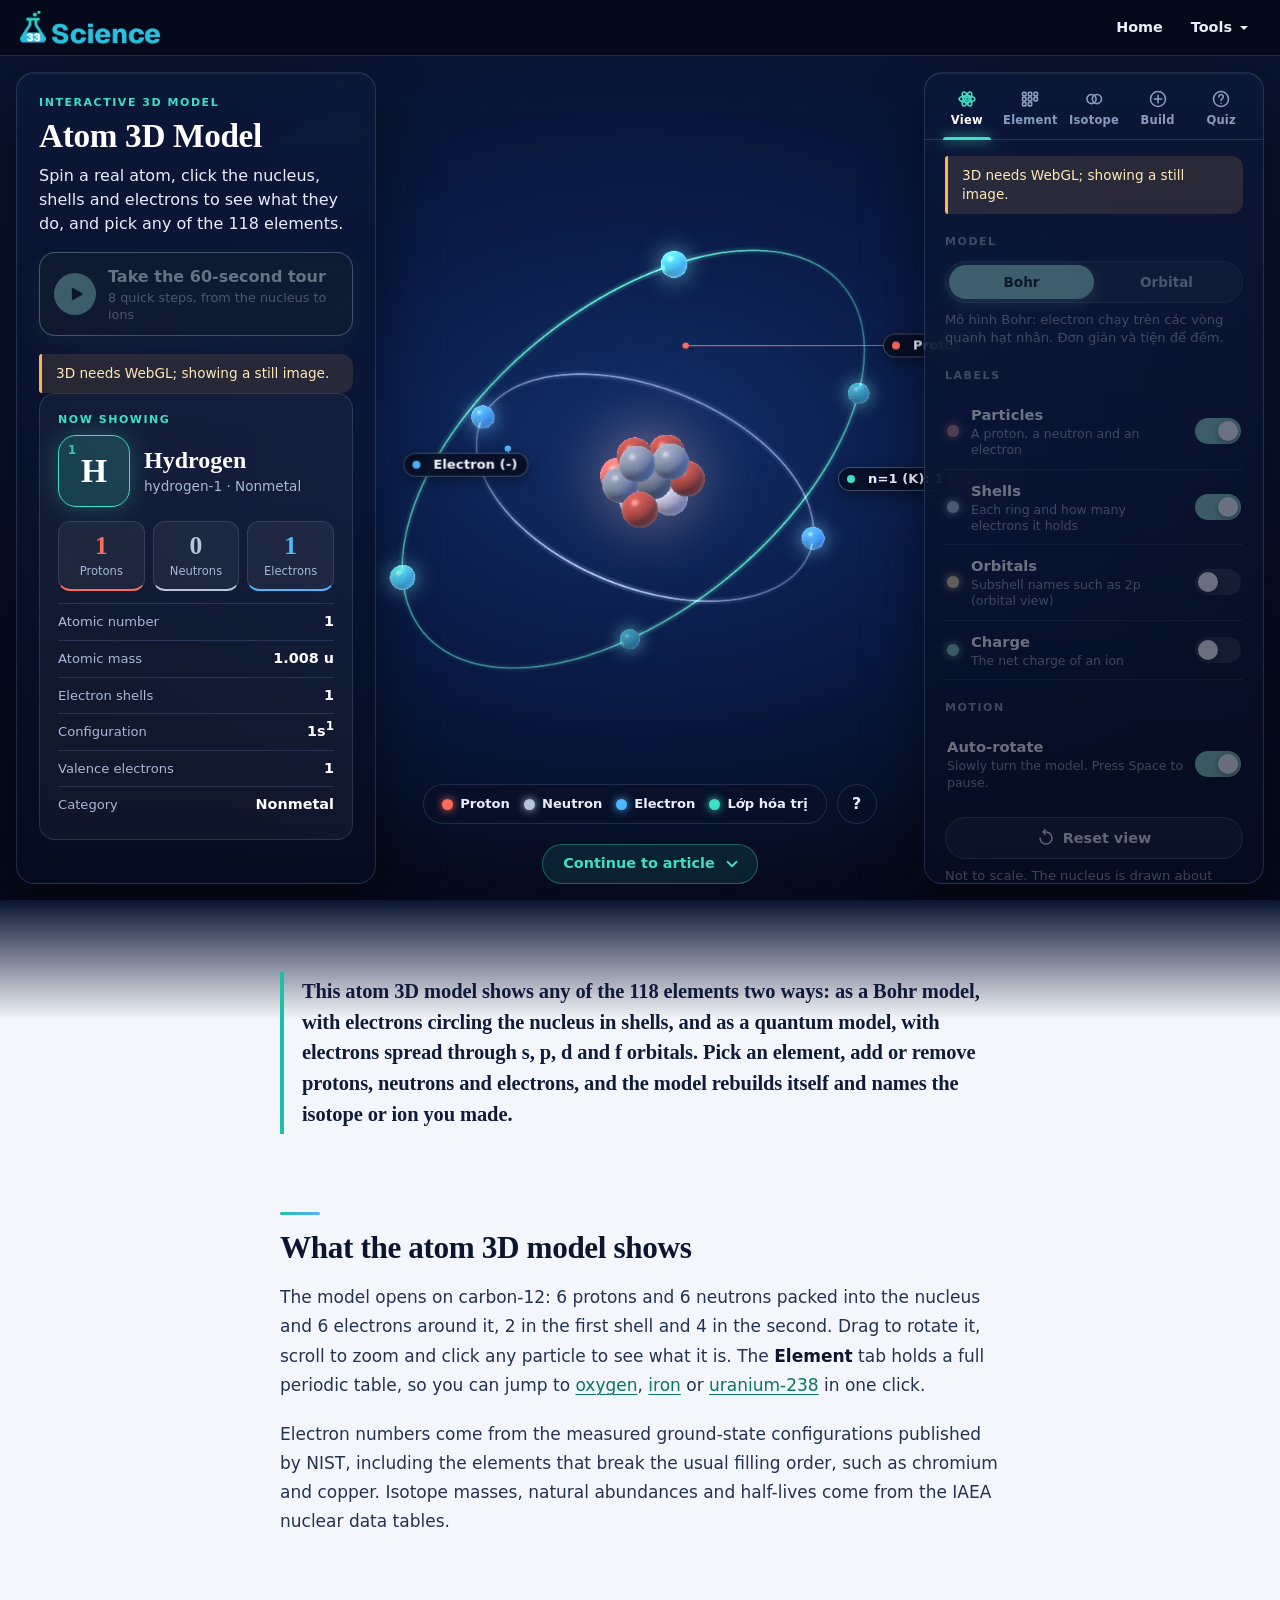
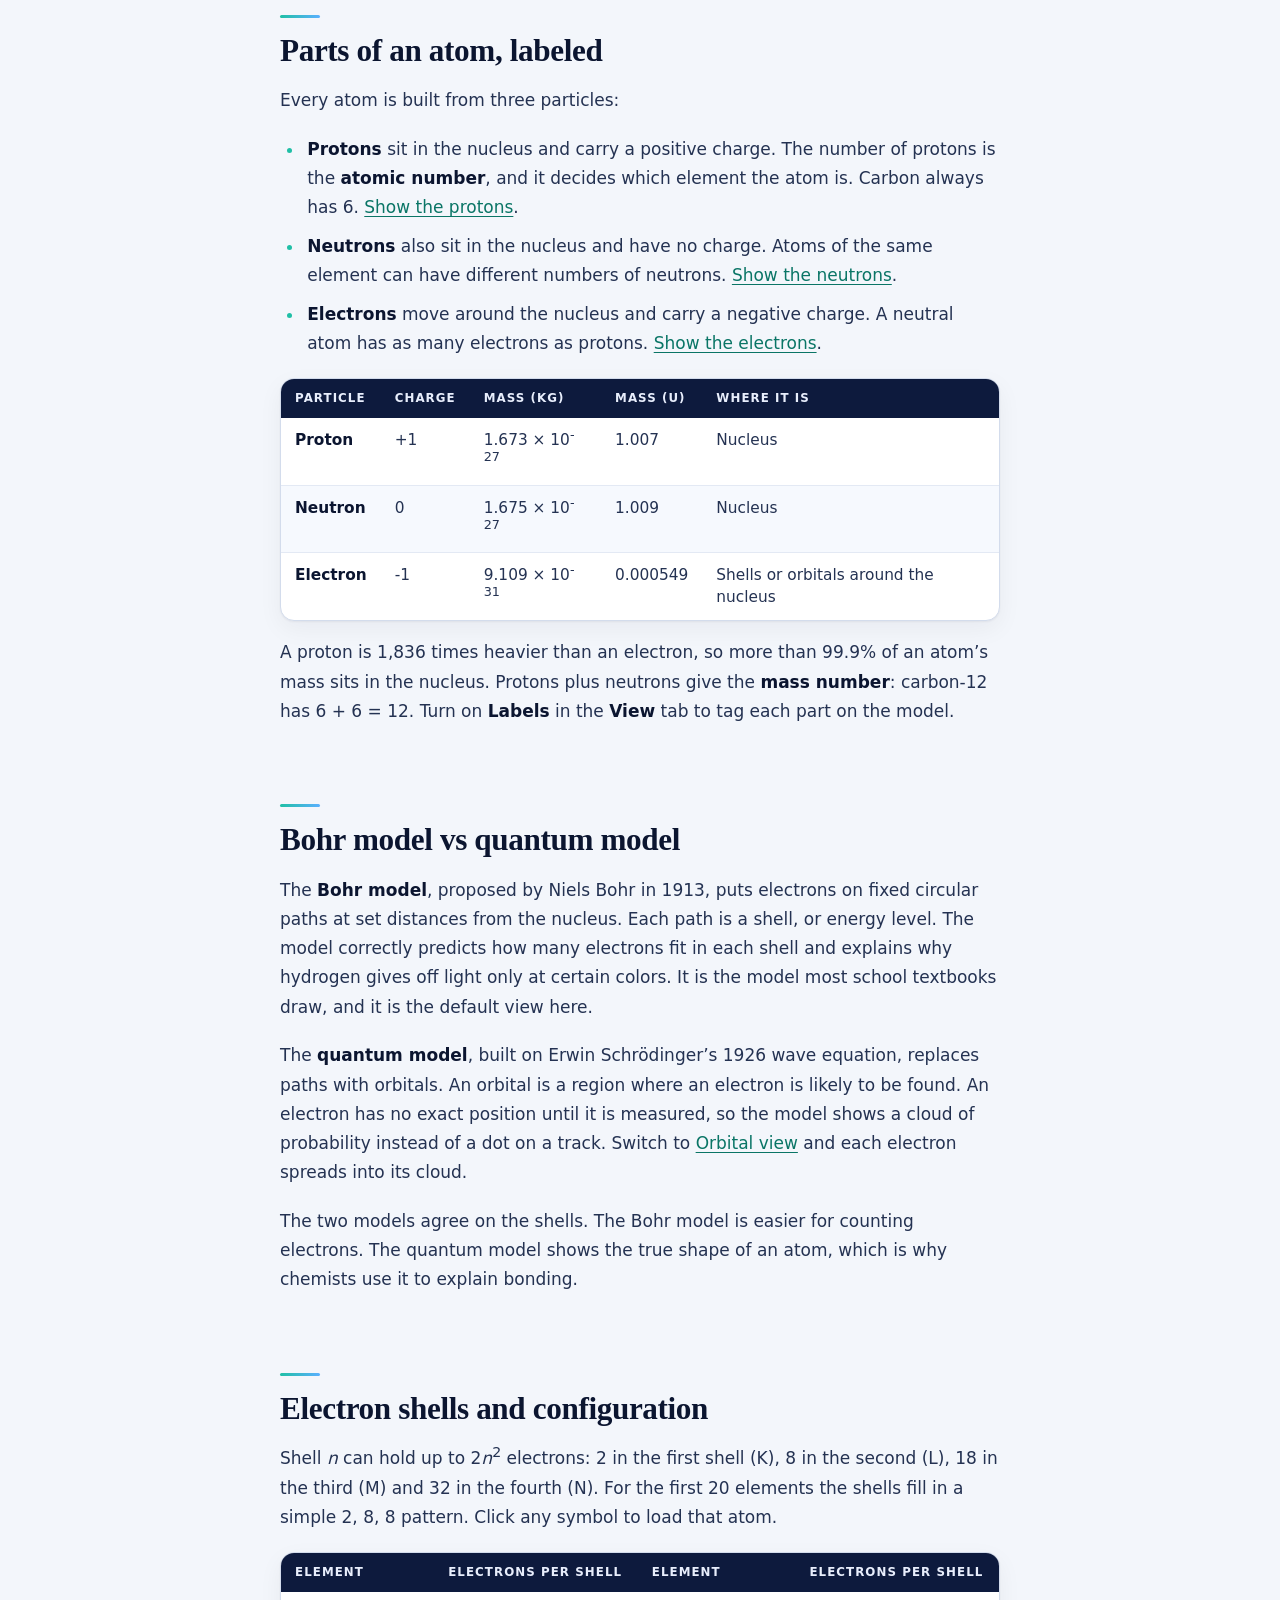
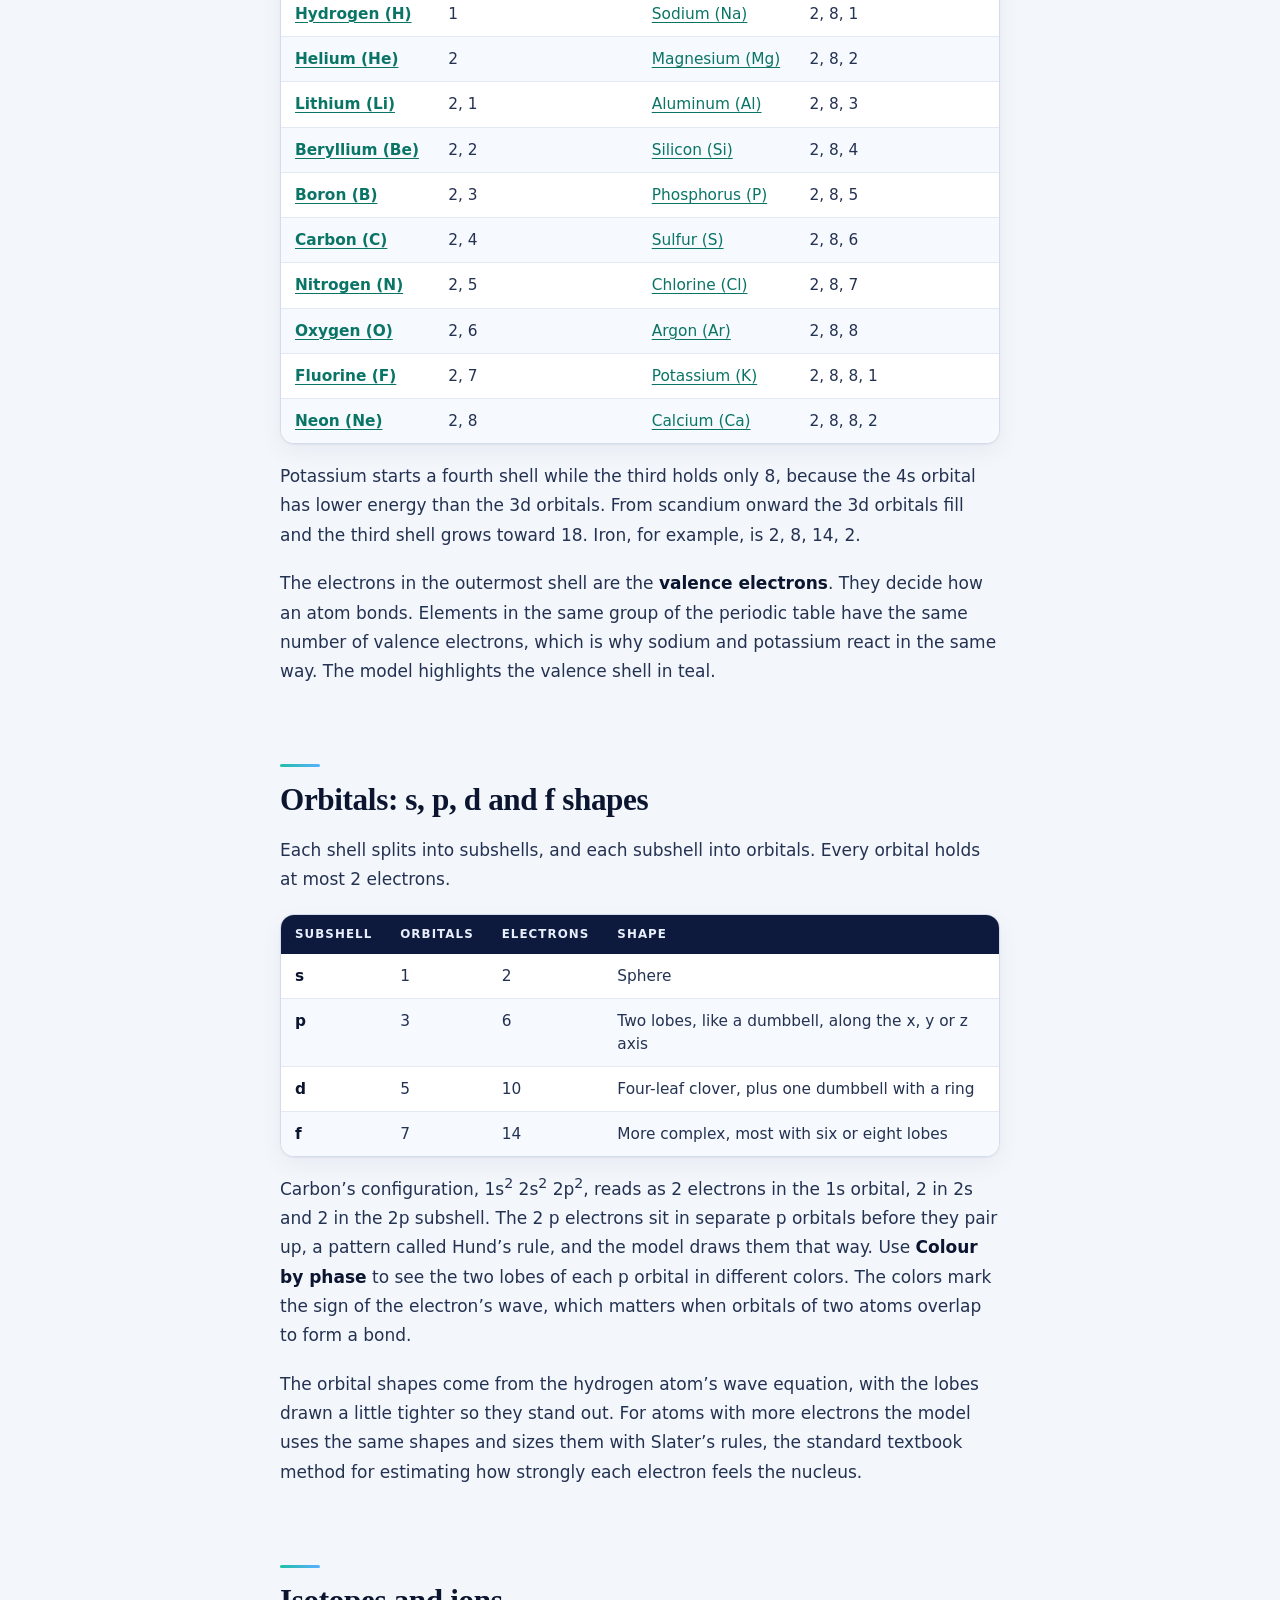
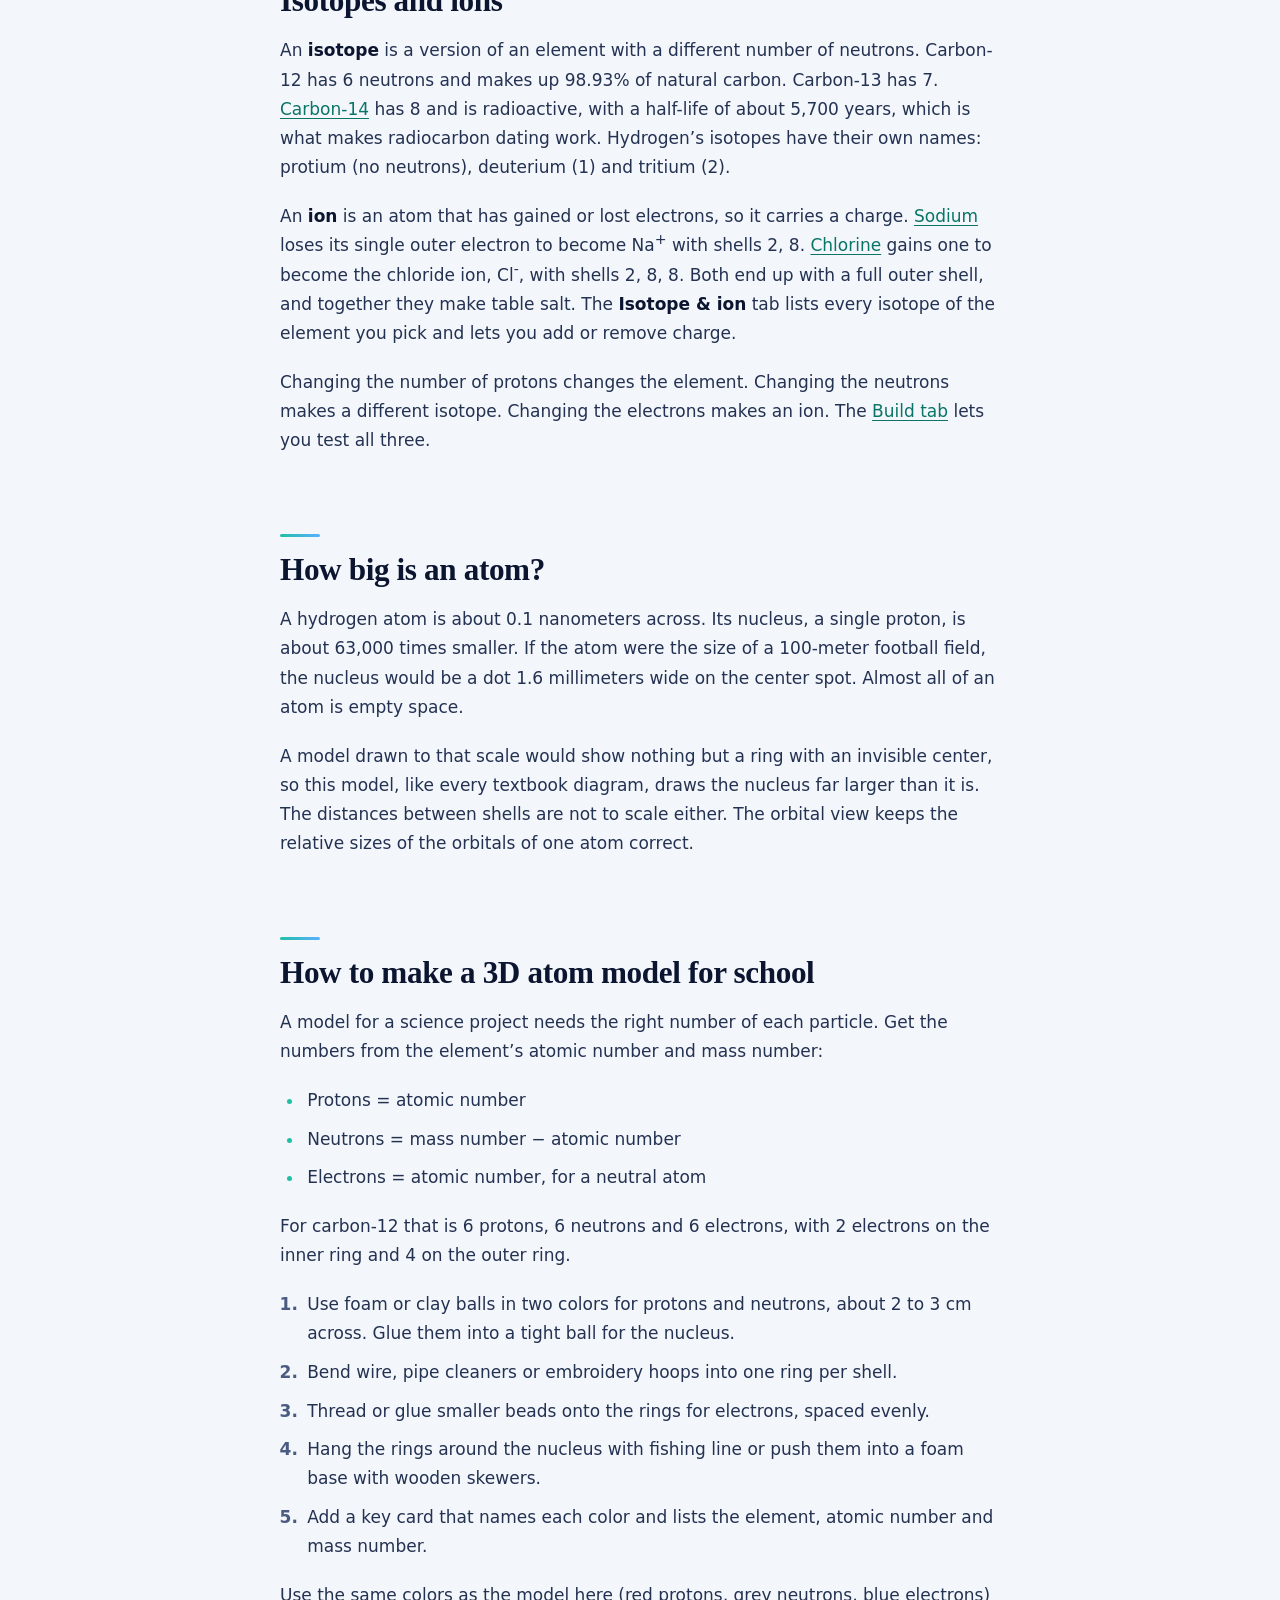
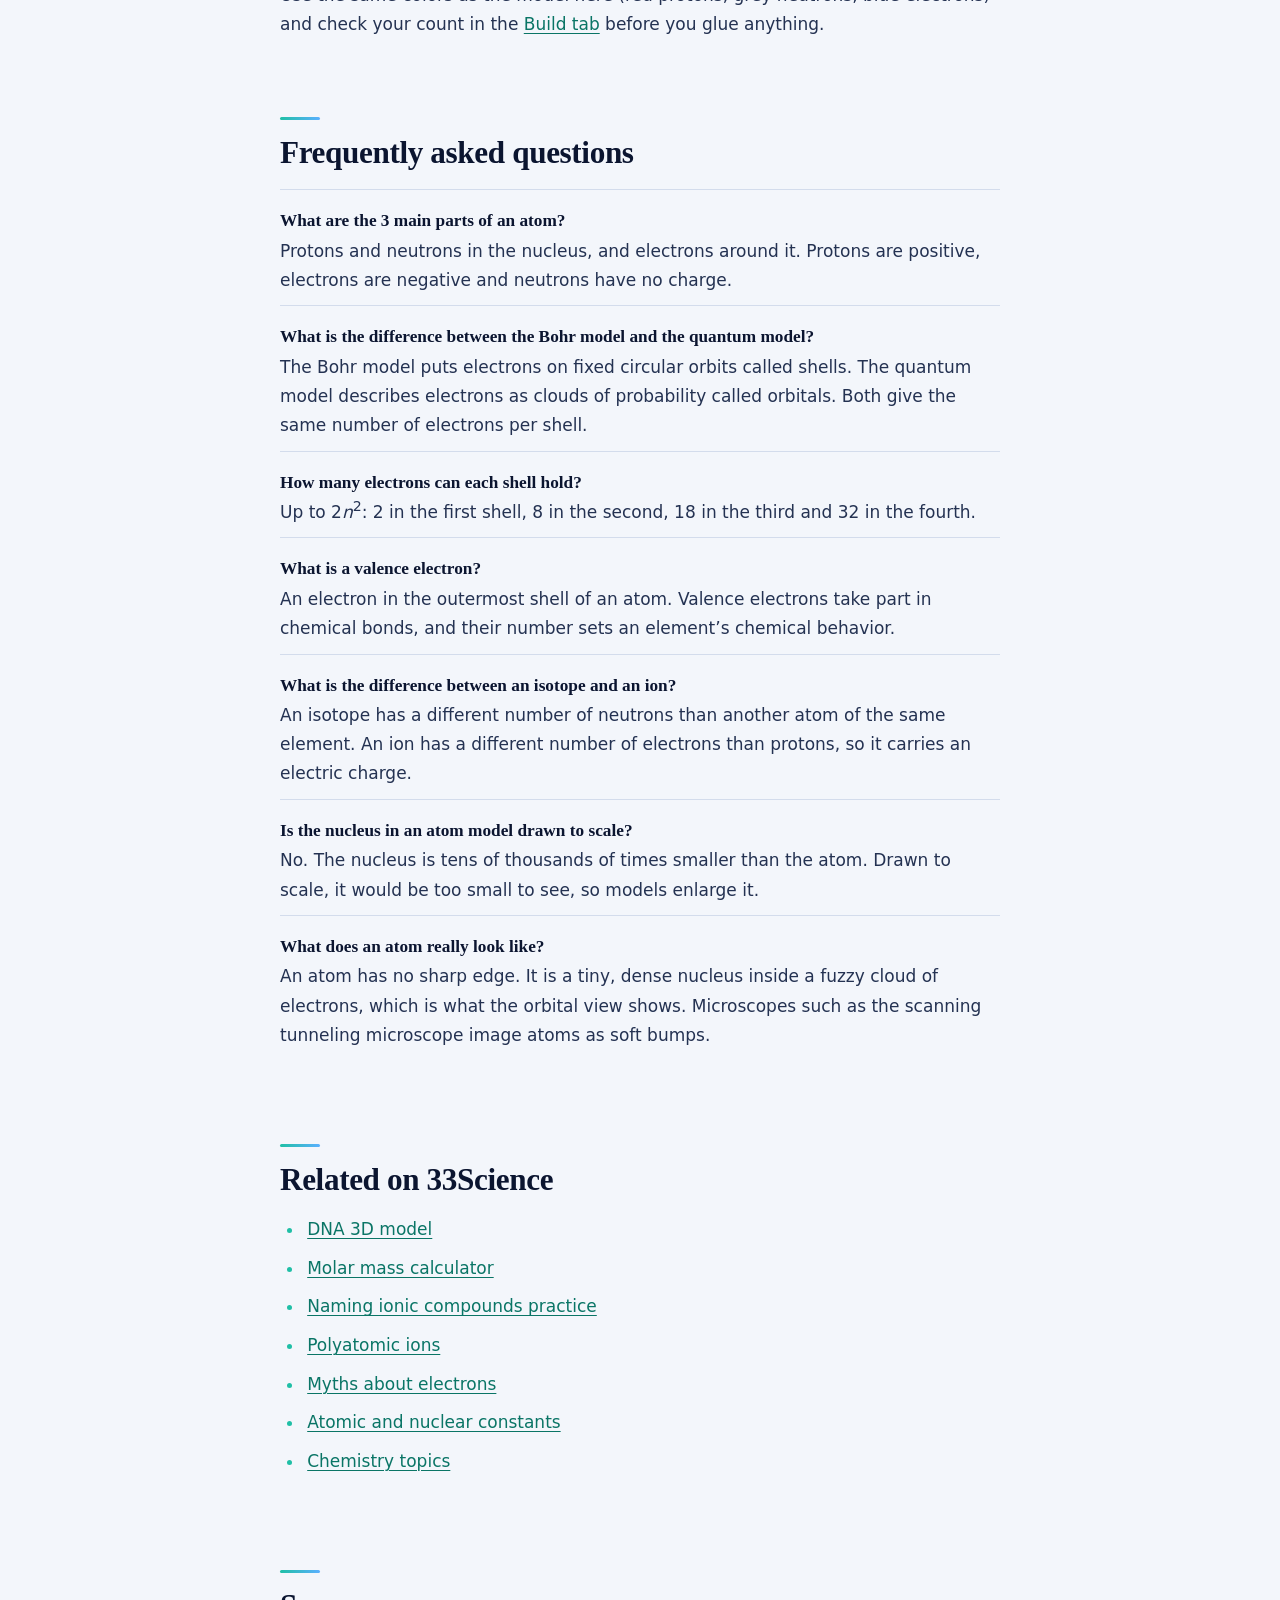
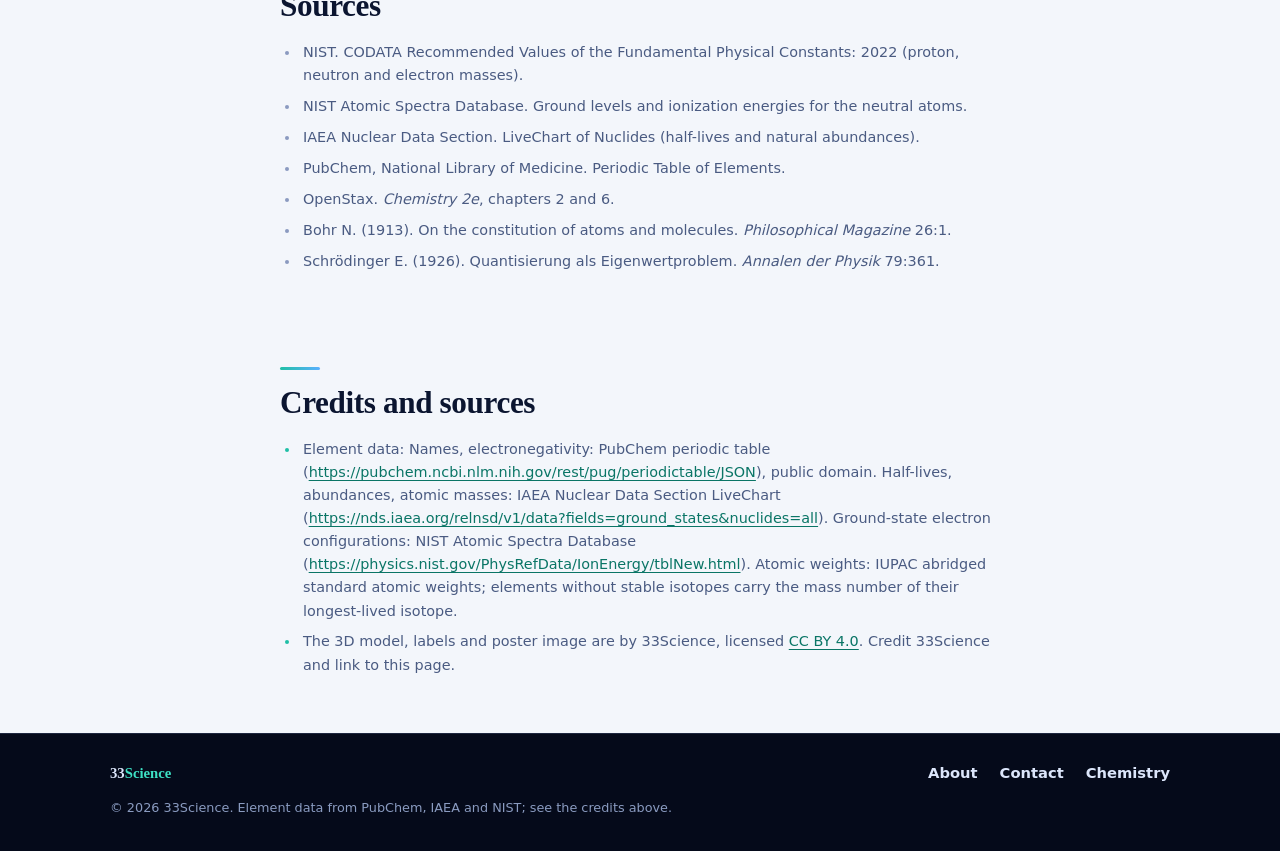
<file: index2.html>
<!DOCTYPE html>
<!-- saved from url=(0053)https://33science.com/atom-3d-model/#el=H&tab=element -->
<html lang="en-US" class="a3m-js"><head><meta http-equiv="Content-Type" content="text/html; charset=UTF-8">

<meta name="viewport" content="width=device-width, initial-scale=1, viewport-fit=cover">
<meta name="theme-color" content="#050a1a">
<meta name="color-scheme" content="dark">
<!-- noptimize-page -->
<script>document.documentElement.className+=' a3m-js';</script>
<meta name="robots" content="index, follow, max-image-preview:large, max-snippet:-1, max-video-preview:-1">

	<!-- This site is optimized with the Yoast SEO plugin v26.0 - https://yoast.com/wordpress/plugins/seo/ -->
	<title>Atom 3D Model: Interactive Bohr &amp; Orbital Atom - 33Science</title>
	<meta name="description" content="Rotate a 3D atom model for any of the 118 elements. Switch between Bohr and orbital views, change isotopes and ions, build your own atom and take a quiz.">
	<link rel="canonical" href="https://33science.com/atom-3d-model/">
	<meta property="og:locale" content="en_US">
	<meta property="og:type" content="article">
	<meta property="og:title" content="Atom 3D Model: Interactive Bohr &amp; Orbital Atom">
	<meta property="og:description" content="Rotate a 3D atom model for any of the 118 elements. Switch between Bohr and orbital views, change isotopes and ions, build your own atom and take a quiz.">
	<meta property="og:url" content="https://33science.com/atom-3d-model/">
	<meta property="og:site_name" content="33Science">
	<meta property="og:image" content="https://33science.com/wp-content/plugins/atom-3d-model/assets/og/atom-3d-model.jpg">
	<meta property="og:image:width" content="1200">
	<meta property="og:image:height" content="630">
	<meta property="og:image:type" content="image/jpeg">
	<meta name="twitter:card" content="summary_large_image">
	<meta name="twitter:title" content="Atom 3D Model: Interactive Bohr &amp; Orbital Atom">
	<meta name="twitter:description" content="Rotate a 3D atom model for any of the 118 elements. Switch between Bohr and orbital views, change isotopes and ions, build your own atom and take a quiz.">
	<meta name="twitter:image" content="https://33science.com/wp-content/plugins/atom-3d-model/assets/og/atom-3d-model.jpg">
	<meta name="twitter:label1" content="Est. reading time">
	<meta name="twitter:data1" content="8 minutes">
	<script type="application/ld+json" class="yoast-schema-graph">{"@context":"https://schema.org","@graph":[{"@type":"WebPage","@id":"https://33science.com/atom-3d-model/","url":"https://33science.com/atom-3d-model/","name":"Atom 3D Model - 33Science","isPartOf":{"@id":"https://33science.com/#website"},"datePublished":"2026-10-03T10:13:50+00:00","breadcrumb":{"@id":"https://33science.com/atom-3d-model/#breadcrumb"},"inLanguage":"en-US","potentialAction":[{"@type":"ReadAction","target":["https://33science.com/atom-3d-model/"]}]},{"@type":"BreadcrumbList","@id":"https://33science.com/atom-3d-model/#breadcrumb","itemListElement":[{"@type":"ListItem","position":1,"name":"Home","item":"https://33science.com/"},{"@type":"ListItem","position":2,"name":"Atom 3D Model"}]},{"@type":"WebSite","@id":"https://33science.com/#website","url":"https://33science.com/","name":"33Science","description":"","publisher":{"@id":"https://33science.com/#organization"},"potentialAction":[{"@type":"SearchAction","target":{"@type":"EntryPoint","urlTemplate":"https://33science.com/?s={search_term_string}"},"query-input":{"@type":"PropertyValueSpecification","valueRequired":true,"valueName":"search_term_string"}}],"inLanguage":"en-US"},{"@type":"Organization","@id":"https://33science.com/#organization","name":"33Science","url":"https://33science.com/","logo":{"@type":"ImageObject","inLanguage":"en-US","@id":"https://33science.com/#/schema/logo/image/","url":"https://33science.com/wp-content/uploads/2026/02/2026.png","contentUrl":"https://33science.com/wp-content/uploads/2026/02/2026.png","width":183,"height":44,"caption":"33Science"},"image":{"@id":"https://33science.com/#/schema/logo/image/"}}]}</script>
	<!-- / Yoast SEO plugin. -->



<script type="application/ld+json">{"@context":"https://schema.org","@graph":[{"@type":"WebApplication","name":"Atom 3D Model","applicationCategory":"EducationalApplication","operatingSystem":"Any modern web browser","browserRequirements":"Requires a browser with WebGL for the 3D view; a still image is shown otherwise.","url":"https://33science.com/atom-3d-model/","description":"Rotate a 3D atom model for any of the 118 elements. Switch between Bohr and orbital views, change isotopes and ions, build your own atom and take a quiz.","isAccessibleForFree":true,"offers":{"@type":"Offer","price":"0","priceCurrency":"USD"},"publisher":{"@id":"https://33science.com/#organization"},"image":{"@id":"https://33science.com/atom-3d-model/#poster"}},{"@type":"ImageObject","@id":"https://33science.com/atom-3d-model/#poster","contentUrl":"https://33science.com/wp-content/plugins/atom-3d-model/assets/atom-3d-model.webp","url":"https://33science.com/wp-content/plugins/atom-3d-model/assets/atom-3d-model.webp","name":"Atom 3D model","caption":"3D model of a carbon atom showing the nucleus and electron shells","license":"https://creativecommons.org/licenses/by/4.0/","creditText":"33Science","creator":{"@id":"https://33science.com/#organization"},"width":1600,"height":1000},{"@type":"FAQPage","mainEntity":[{"@type":"Question","name":"What are the 3 main parts of an atom?","acceptedAnswer":{"@type":"Answer","text":"Protons and neutrons in the nucleus, and electrons around it. Protons are positive, electrons are negative and neutrons have no charge."}},{"@type":"Question","name":"What is the difference between the Bohr model and the quantum model?","acceptedAnswer":{"@type":"Answer","text":"The Bohr model puts electrons on fixed circular orbits called shells. The quantum model describes electrons as clouds of probability called orbitals. Both give the same number of electrons per shell."}},{"@type":"Question","name":"How many electrons can each shell hold?","acceptedAnswer":{"@type":"Answer","text":"Up to 2n2: 2 in the first shell, 8 in the second, 18 in the third and 32 in the fourth."}},{"@type":"Question","name":"What is a valence electron?","acceptedAnswer":{"@type":"Answer","text":"An electron in the outermost shell of an atom. Valence electrons take part in chemical bonds, and their number sets an element\u2019s chemical behavior."}},{"@type":"Question","name":"What is the difference between an isotope and an ion?","acceptedAnswer":{"@type":"Answer","text":"An isotope has a different number of neutrons than another atom of the same element. An ion has a different number of electrons than protons, so it carries an electric charge."}},{"@type":"Question","name":"Is the nucleus in an atom model drawn to scale?","acceptedAnswer":{"@type":"Answer","text":"No. The nucleus is tens of thousands of times smaller than the atom. Drawn to scale, it would be too small to see, so models enlarge it."}},{"@type":"Question","name":"What does an atom really look like?","acceptedAnswer":{"@type":"Answer","text":"An atom has no sharp edge. It is a tiny, dense nucleus inside a fuzzy cloud of electrons, which is what the orbital view shows. Microscopes such as the scanning tunneling microscope image atoms as soft bumps."}}]}]}</script>
<link rel="icon" href="https://33science.com/wp-content/uploads/2025/09/favicon.png" sizes="32x32">
<link rel="icon" href="https://33science.com/wp-content/uploads/2025/09/favicon.png" sizes="192x192">
<link rel="apple-touch-icon" href="https://33science.com/wp-content/uploads/2025/09/favicon.png">
<meta name="msapplication-TileImage" content="https://33science.com/wp-content/uploads/2025/09/favicon.png">
<link rel="preconnect" href="https://fonts.googleapis.com/">
<link rel="preconnect" href="https://fonts.gstatic.com/" crossorigin="">
<link rel="stylesheet" href="./index_files/css2">
<link rel="stylesheet" href="./index_files/a3m.css">
<link rel="stylesheet" href="./index_files/a3m-article.css">
<script async="" src="./index_files/js"></script></head>
<body class="a3m-body single-post grow-content-body">
<header class="a3m-mast"><a class="a3m-logo" href="https://33science.com/" rel="home" aria-label="33Science home"><img src="./index_files/logo-dark.png" alt="33Science" width="183" height="44" decoding="async"></a><nav class="a3m-mast-nav" aria-label="Site"><a class="a3m-nav-link" href="https://33science.com/">Home</a><details class="a3m-menu"><summary class="a3m-nav-link">Tools</summary><ul class="a3m-menu-list"><li><a href="https://33science.com/science-word-search/">Science Word Search</a></li><li><a href="https://33science.com/polyatomic-ions-quiz/">Polyatomic Ions Quiz</a></li><li><a href="https://33science.com/naming-ionic-compounds-practice/">Naming Ionic Compounds</a></li><li><a href="https://33science.com/ionic-compound-formula-writer/">Formula Writer</a></li><li><a href="https://33science.com/polyatomic-ions-flashcards/">Printable Worksheets</a></li><li><a href="https://33science.com/molar-mass-calculator/">Molar Mass Calculator</a></li><li><a href="https://33science.com/baby-eye-color-calculator/">Baby Eye Color Calculator</a></li><li><a href="https://33science.com/fossils-near-me/">Fossils Near You</a></li><li><a href="https://33science.com/dna-3d-model/">DNA 3D Model</a></li><li><a href="https://33science.com/atom-3d-model/">Atom 3D Model</a></li><li><a href="https://33science.com/cell-3d-model/">Cell 3D Model</a></li><li><a href="https://33science.com/interactive-periodic-table/">Interactive Periodic Table</a></li><li><a href="https://33science.com/volcano-map/">Volcano Map</a></li></ul></details></nav></header>
<main class="a3m-stage is-enter is-ready" data-a3m-stage="">
	<picture class="a3m-poster-pic">
		<source media="(max-width: 899.98px)" srcset="https://33science.com/wp-content/plugins/atom-3d-model/assets/atom-3d-model-phone.webp" type="image/webp">
		<img class="a3m-poster" data-a3m-poster="" src="./index_files/atom-3d-model.webp" width="1600" height="1000" alt="3D model of a carbon atom showing the nucleus and electron shells" fetchpriority="high" decoding="async">
	</picture>
	<canvas id="a3m-canvas" class="a3m-canvas" data-a3m-canvas="" aria-hidden="true" data-engine="three.js r186" width="1148" height="500" style=""></canvas>
	<noscript><p class="a3m-noscript">The interactive 3D model needs JavaScript. The still image and the article below work without it.</p></noscript>
<aside id="a3m-info" class="a3m-info" data-a3m-info="" aria-label="About this model"><div class="a3m-info-scroll" data-a3m-scroll=""><p class="a3m-kicker" style="--i: 0;">Interactive 3D model</p><h1 class="a3m-h1" style="--i: 1;">Atom 3D Model</h1><p class="a3m-lede" style="--i: 2;">Spin a real atom, click the nucleus, shells and electrons to see what they do, and pick any of the 118 elements.</p><button type="button" class="a3m-tour-btn" data-a3m-tour="" data-needs-js="" style="--i: 3;"><span class="a3m-tour-ico"><svg class="a3m-ico" viewBox="0 0 24 24" width="20" height="20" aria-hidden="true" focusable="false" fill="none" stroke="currentColor" stroke-width="1.9" stroke-linecap="round" stroke-linejoin="round"><path d="M8 5.5v13l11-6.5z"></path></svg></span><span class="a3m-tour-t"><b>Take the 60-second tour</b><small>8 quick steps, from the nucleus to ions</small></span></button><div class="a3m-card-wrap" data-a3m-card="" style="--i: 4;"><section class="a3m-card a3m-elcard is-bump" data-ssr="" data-card="overview"><p class="a3m-kicker">Now showing</p><div class="a3m-elhead"><div class="a3m-tile" data-el-tile="" data-cat="nonmetal"><i data-el-z="">1</i><b data-el-sym="">H</b><sup data-el-q=""></sup></div><div class="a3m-elhead-t"><h2 class="a3m-h2" data-el-name="">Hydrogen</h2><p class="a3m-elsub" data-el-sub="">hydrogen-1 · Nonmetal</p></div></div><div class="a3m-counts" role="group" aria-label="Particle counts"><div class="a3m-count" style="--c:var(--a3m-proton)"><b data-el-p="">1</b><span>Protons</span></div><div class="a3m-count" style="--c:var(--a3m-neutron)"><b data-el-n="">0</b><span>Neutrons</span></div><div class="a3m-count" style="--c:var(--a3m-electron)"><b data-el-e="">1</b><span>Electrons</span></div></div><dl class="a3m-facts"><div><dt>Atomic number</dt><dd data-el-zz="">1</dd></div><div><dt>Atomic mass</dt><dd data-el-mass="">1.008 u</dd></div><div><dt>Electron shells</dt><dd data-el-shells="">1</dd></div><div><dt>Configuration</dt><dd data-el-config="">1s<sup>1</sup></dd></div><div><dt>Valence electrons</dt><dd data-el-val="">1</dd></div><div><dt>Category</dt><dd data-el-cat="">Nonmetal</dd></div></dl></section></div></div></aside><aside id="a3m-controls" class="a3m-controls" data-a3m-controls="" aria-label="Model controls"><div class="a3m-tabs" role="tablist" aria-label="Controls" data-a3m-tabs="" style="--x: 82px; --w: 48px;"><button type="button" role="tab" class="a3m-tab" id="a3m-tab-info" data-tab="info" aria-controls="a3m-info" hidden="" aria-selected="false" tabindex="-1"><svg class="a3m-ico" viewBox="0 0 24 24" width="20" height="20" aria-hidden="true" focusable="false" fill="none" stroke="currentColor" stroke-width="1.9" stroke-linecap="round" stroke-linejoin="round"><circle cx="12" cy="12" r="9"></circle><path d="M12 11v6M12 7.5v.1"></path></svg><span>Info</span></button><button type="button" role="tab" class="a3m-tab" id="a3m-tab-view" data-tab="view" aria-controls="a3m-panel-view" aria-selected="false" tabindex="-1"><svg class="a3m-ico" viewBox="0 0 24 24" width="20" height="20" aria-hidden="true" focusable="false" fill="none" stroke="currentColor" stroke-width="1.9" stroke-linecap="round" stroke-linejoin="round"><circle cx="12" cy="12" r="1.8"></circle><ellipse cx="12" cy="12" rx="9.5" ry="3.8"></ellipse><ellipse cx="12" cy="12" rx="9.5" ry="3.8" transform="rotate(60 12 12)"></ellipse><ellipse cx="12" cy="12" rx="9.5" ry="3.8" transform="rotate(120 12 12)"></ellipse></svg><span>View</span></button><button type="button" role="tab" class="a3m-tab" id="a3m-tab-element" data-tab="element" aria-controls="a3m-panel-element" aria-selected="true" tabindex="0"><svg class="a3m-ico" viewBox="0 0 24 24" width="20" height="20" aria-hidden="true" focusable="false" fill="none" stroke="currentColor" stroke-width="1.9" stroke-linecap="round" stroke-linejoin="round"><rect x="3" y="4" width="4.2" height="4.2" rx="1"></rect><rect x="9.9" y="4" width="4.2" height="4.2" rx="1"></rect><rect x="16.8" y="4" width="4.2" height="4.2" rx="1"></rect><rect x="3" y="10" width="4.2" height="4.2" rx="1"></rect><rect x="9.9" y="10" width="4.2" height="4.2" rx="1"></rect><rect x="16.8" y="10" width="4.2" height="4.2" rx="1"></rect><rect x="3" y="16" width="4.2" height="4.2" rx="1"></rect><rect x="9.9" y="16" width="4.2" height="4.2" rx="1"></rect></svg><span>Element</span></button><button type="button" role="tab" class="a3m-tab" id="a3m-tab-iso" data-tab="iso" aria-controls="a3m-panel-iso" aria-label="Isotope and ion" title="Isotope and ion" aria-selected="false" tabindex="-1"><svg class="a3m-ico" viewBox="0 0 24 24" width="20" height="20" aria-hidden="true" focusable="false" fill="none" stroke="currentColor" stroke-width="1.9" stroke-linecap="round" stroke-linejoin="round"><circle cx="9" cy="12" r="5.5"></circle><circle cx="15.5" cy="12" r="5.5"></circle></svg><span>Isotope</span></button><button type="button" role="tab" class="a3m-tab" id="a3m-tab-build" data-tab="build" aria-controls="a3m-panel-build" aria-selected="false" tabindex="-1"><svg class="a3m-ico" viewBox="0 0 24 24" width="20" height="20" aria-hidden="true" focusable="false" fill="none" stroke="currentColor" stroke-width="1.9" stroke-linecap="round" stroke-linejoin="round"><circle cx="12" cy="12" r="9"></circle><path d="M12 7.5v9M7.5 12h9"></path></svg><span>Build</span></button><button type="button" role="tab" class="a3m-tab" id="a3m-tab-quiz" data-tab="quiz" aria-controls="a3m-panel-quiz" aria-selected="false" tabindex="-1"><svg class="a3m-ico" viewBox="0 0 24 24" width="20" height="20" aria-hidden="true" focusable="false" fill="none" stroke="currentColor" stroke-width="1.9" stroke-linecap="round" stroke-linejoin="round"><circle cx="12" cy="12" r="9"></circle><path d="M9.5 9.6a2.6 2.6 0 115 .5c0 1.7-2.5 2-2.5 3.5M12 17v.1"></path></svg><span>Quiz</span></button><i class="a3m-tab-ind" aria-hidden="true"></i></div><div class="a3m-panels"><section class="a3m-panel" role="tabpanel" id="a3m-panel-view" aria-labelledby="a3m-tab-view" data-panel="view" data-needs3d="" hidden=""><h3 class="a3m-gh" id="a3m-h-view" style="--i: 0;">Model</h3><div class="a3m-seg a3m-seg-2" role="radiogroup" aria-labelledby="a3m-h-view" data-a3m-seg="view" style="--seg: 0; --i: 1;"><button type="button" role="radio" data-view="bohr" aria-checked="true" tabindex="0">Bohr</button><button type="button" role="radio" data-view="orbital" aria-checked="false" tabindex="-1">Orbital</button><i class="a3m-seg-thumb" aria-hidden="true"></i></div><p class="a3m-help" data-a3m-viewhelp="" style="--i: 2;">Bohr model: electrons ride on rings around the nucleus. Simple, and good for counting.</p><div class="a3m-only-orbital" data-only="orbital" hidden="" style="--i: 3;"><h3 class="a3m-gh" id="a3m-h-style">Orbital style</h3><div class="a3m-seg a3m-seg-2" role="radiogroup" aria-labelledby="a3m-h-style" data-a3m-seg="style" style="--seg: 0;"><button type="button" role="radio" data-style="cloud" aria-checked="true" tabindex="0">Cloud</button><button type="button" role="radio" data-style="surface" aria-checked="false" tabindex="-1">Surface</button><i class="a3m-seg-thumb" aria-hidden="true"></i></div><h3 class="a3m-gh" id="a3m-h-color">Colour by</h3><div class="a3m-seg a3m-seg-2" role="radiogroup" aria-labelledby="a3m-h-color" data-a3m-seg="color" style="--seg: 0;"><button type="button" role="radio" data-color="type" aria-checked="true" tabindex="0">Orbital type</button><button type="button" role="radio" data-color="phase" aria-checked="false" tabindex="-1">Wave phase</button><i class="a3m-seg-thumb" aria-hidden="true"></i></div><h3 class="a3m-gh" id="a3m-h-subs">Show orbitals</h3><div class="a3m-chips" role="radiogroup" aria-labelledby="a3m-h-subs" data-a3m-subs=""><button type="button" class="a3m-chip" role="radio" data-subs="valence" aria-checked="true" tabindex="0">Valence</button><button type="button" class="a3m-chip" role="radio" data-subs="all" aria-checked="false" tabindex="-1">All</button><button type="button" class="a3m-chip a3m-chip-sub" role="radio" data-subs="1s" data-gen="" aria-checked="false" title="1s subshell" tabindex="-1">1s</button></div><p class="a3m-help">Valence draws the outer orbitals and fades the inner ones. Pick a subshell to see only that one.</p></div><h3 class="a3m-gh" style="--i: 4;">Labels</h3><label class="a3m-row" data-label="particles" style="--i: 5;"><span class="a3m-dot" style="--c:var(--a3m-proton)"></span><span class="a3m-row-t"><b>Particles</b><small>A proton, a neutron and an electron</small></span><input class="a3m-sw-in" type="checkbox" role="switch"><span class="a3m-sw" aria-hidden="true"><i></i></span></label><label class="a3m-row" data-label="shells" style="--i: 6;"><span class="a3m-dot" style="--c:var(--a3m-shell-ink)"></span><span class="a3m-row-t"><b>Shells</b><small>Each ring and how many electrons it holds</small></span><input class="a3m-sw-in" type="checkbox" role="switch"><span class="a3m-sw" aria-hidden="true"><i></i></span></label><label class="a3m-row" data-label="orbitals" style="--i: 7;"><span class="a3m-dot" style="--c:var(--a3m-p)"></span><span class="a3m-row-t"><b>Orbitals</b><small>Subshell names such as 2p (orbital view)</small></span><input class="a3m-sw-in" type="checkbox" role="switch"><span class="a3m-sw" aria-hidden="true"><i></i></span></label><label class="a3m-row" data-label="charge" style="--i: 8;"><span class="a3m-dot" style="--c:var(--a3m-valence)"></span><span class="a3m-row-t"><b>Charge</b><small>The net charge of an ion</small></span><input class="a3m-sw-in" type="checkbox" role="switch"><span class="a3m-sw" aria-hidden="true"><i></i></span></label><h3 class="a3m-gh" style="--i: 9;">Motion</h3><label class="a3m-row" data-spin="" style="--i: 10;"><span class="a3m-row-t"><b>Auto-rotate</b><small>Slowly turn the model. Press Space to pause.</small></span><input class="a3m-sw-in" type="checkbox" role="switch"><span class="a3m-sw" aria-hidden="true"><i></i></span></label><button type="button" class="a3m-btn a3m-btn-wide" data-a3m-reset="" style="--i: 11;"><svg class="a3m-ico" viewBox="0 0 24 24" width="20" height="20" aria-hidden="true" focusable="false" fill="none" stroke="currentColor" stroke-width="1.9" stroke-linecap="round" stroke-linejoin="round"><path d="M4 12a8 8 0 108-8H8m0 0l3-3M8 4l3 3"></path></svg>Reset view</button><p class="a3m-help" style="--i: 12;">Not to scale. The nucleus is drawn about 10,000 times too big; at true size it would be invisible.</p></section><section class="a3m-panel a3m-panel-pt" role="tabpanel" id="a3m-panel-element" aria-labelledby="a3m-tab-element" data-panel="element"><h3 class="a3m-gh" style="--i: 13;">Current element</h3><div class="a3m-cur" data-a3m-cur="" style="--i: 14;"><button type="button" class="a3m-cur-step" data-a3m-elstep="-1" aria-label="Previous element" disabled=""><svg class="a3m-ico" viewBox="0 0 24 24" width="20" height="20" aria-hidden="true" focusable="false" fill="none" stroke="currentColor" stroke-width="1.9" stroke-linecap="round" stroke-linejoin="round"><path d="M14.5 6l-6 6 6 6"></path></svg></button><div class="a3m-cur-tile" data-a3m-curtile="" data-cat="nonmetal"><i data-a3m-curz="">1</i><b data-a3m-cursym="">H</b></div><p class="a3m-cur-t" aria-live="polite"><b data-a3m-curname="">Hydrogen</b><small data-a3m-curmeta="">Atomic number 1 · Nonmetal</small></p><button type="button" class="a3m-cur-step" data-a3m-elstep="1" aria-label="Next element"><svg class="a3m-ico" viewBox="0 0 24 24" width="20" height="20" aria-hidden="true" focusable="false" fill="none" stroke="currentColor" stroke-width="1.9" stroke-linecap="round" stroke-linejoin="round"><path d="M9.5 6l6 6-6 6"></path></svg></button></div><button type="button" class="a3m-btn a3m-btn-p a3m-btn-wide a3m-ptopen" data-a3m-ptopen="" aria-haspopup="dialog" style="--i: 15;"><svg class="a3m-ico" viewBox="0 0 24 24" width="20" height="20" aria-hidden="true" focusable="false" fill="none" stroke="currentColor" stroke-width="1.9" stroke-linecap="round" stroke-linejoin="round"><rect x="3" y="4" width="4.2" height="4.2" rx="1"></rect><rect x="9.9" y="4" width="4.2" height="4.2" rx="1"></rect><rect x="16.8" y="4" width="4.2" height="4.2" rx="1"></rect><rect x="3" y="10" width="4.2" height="4.2" rx="1"></rect><rect x="9.9" y="10" width="4.2" height="4.2" rx="1"></rect><rect x="16.8" y="10" width="4.2" height="4.2" rx="1"></rect><rect x="3" y="16" width="4.2" height="4.2" rx="1"></rect><rect x="9.9" y="16" width="4.2" height="4.2" rx="1"></rect></svg>Open the periodic table</button><h3 class="a3m-gh" id="a3m-h-find" style="--i: 16;">Find an element</h3><label class="a3m-search" style="--i: 17;"><svg class="a3m-ico" viewBox="0 0 24 24" width="20" height="20" aria-hidden="true" focusable="false" fill="none" stroke="currentColor" stroke-width="1.9" stroke-linecap="round" stroke-linejoin="round"><circle cx="11" cy="11" r="6.5"></circle><path d="M16 16l4.5 4.5"></path></svg><span class="a3m-sr">Search elements by name, symbol or number</span><input type="search" data-a3m-find="" placeholder="Name, symbol or number" autocomplete="off" spellcheck="false" maxlength="20" aria-controls="a3m-res"></label><div class="a3m-res" id="a3m-res" data-a3m-res="" role="list" aria-label="Matching elements" hidden="" style="--i: 18;"></div><p class="a3m-res-none" data-a3m-resnone="" hidden="" style="--i: 19;">No element matches.</p><div data-a3m-quickwrap="" style="--i: 20;"><h3 class="a3m-gh">Common elements</h3><div class="a3m-qps" data-a3m-quick=""><button type="button" class="a3m-qp" data-pick="H" data-cat="nonmetal" aria-label="Hydrogen" title="Hydrogen" aria-pressed="true"><i>1</i><b>H</b></button><button type="button" class="a3m-qp" data-pick="He" data-cat="noble-gas" aria-label="Helium" title="Helium" aria-pressed="false"><i>2</i><b>He</b></button><button type="button" class="a3m-qp" data-pick="Li" data-cat="alkali" aria-label="Lithium" title="Lithium" aria-pressed="false"><i>3</i><b>Li</b></button><button type="button" class="a3m-qp" data-pick="C" data-cat="nonmetal" aria-label="Carbon" title="Carbon" aria-pressed="false"><i>6</i><b>C</b></button><button type="button" class="a3m-qp" data-pick="N" data-cat="nonmetal" aria-label="Nitrogen" title="Nitrogen" aria-pressed="false"><i>7</i><b>N</b></button><button type="button" class="a3m-qp" data-pick="O" data-cat="nonmetal" aria-label="Oxygen" title="Oxygen" aria-pressed="false"><i>8</i><b>O</b></button><button type="button" class="a3m-qp" data-pick="F" data-cat="halogen" aria-label="Fluorine" title="Fluorine" aria-pressed="false"><i>9</i><b>F</b></button><button type="button" class="a3m-qp" data-pick="Ne" data-cat="noble-gas" aria-label="Neon" title="Neon" aria-pressed="false"><i>10</i><b>Ne</b></button><button type="button" class="a3m-qp" data-pick="Na" data-cat="alkali" aria-label="Sodium" title="Sodium" aria-pressed="false"><i>11</i><b>Na</b></button><button type="button" class="a3m-qp" data-pick="Mg" data-cat="alkaline-earth" aria-label="Magnesium" title="Magnesium" aria-pressed="false"><i>12</i><b>Mg</b></button><button type="button" class="a3m-qp" data-pick="Al" data-cat="post-transition" aria-label="Aluminum" title="Aluminum" aria-pressed="false"><i>13</i><b>Al</b></button><button type="button" class="a3m-qp" data-pick="Si" data-cat="metalloid" aria-label="Silicon" title="Silicon" aria-pressed="false"><i>14</i><b>Si</b></button><button type="button" class="a3m-qp" data-pick="P" data-cat="nonmetal" aria-label="Phosphorus" title="Phosphorus" aria-pressed="false"><i>15</i><b>P</b></button><button type="button" class="a3m-qp" data-pick="S" data-cat="nonmetal" aria-label="Sulfur" title="Sulfur" aria-pressed="false"><i>16</i><b>S</b></button><button type="button" class="a3m-qp" data-pick="Cl" data-cat="halogen" aria-label="Chlorine" title="Chlorine" aria-pressed="false"><i>17</i><b>Cl</b></button><button type="button" class="a3m-qp" data-pick="K" data-cat="alkali" aria-label="Potassium" title="Potassium" aria-pressed="false"><i>19</i><b>K</b></button><button type="button" class="a3m-qp" data-pick="Ca" data-cat="alkaline-earth" aria-label="Calcium" title="Calcium" aria-pressed="false"><i>20</i><b>Ca</b></button><button type="button" class="a3m-qp" data-pick="Fe" data-cat="transition" aria-label="Iron" title="Iron" aria-pressed="false"><i>26</i><b>Fe</b></button><button type="button" class="a3m-qp" data-pick="Cu" data-cat="transition" aria-label="Copper" title="Copper" aria-pressed="false"><i>29</i><b>Cu</b></button><button type="button" class="a3m-qp" data-pick="Zn" data-cat="transition" aria-label="Zinc" title="Zinc" aria-pressed="false"><i>30</i><b>Zn</b></button><button type="button" class="a3m-qp" data-pick="Ag" data-cat="transition" aria-label="Silver" title="Silver" aria-pressed="false"><i>47</i><b>Ag</b></button><button type="button" class="a3m-qp" data-pick="Au" data-cat="transition" aria-label="Gold" title="Gold" aria-pressed="false"><i>79</i><b>Au</b></button><button type="button" class="a3m-qp" data-pick="Hg" data-cat="transition" aria-label="Mercury" title="Mercury" aria-pressed="false"><i>80</i><b>Hg</b></button><button type="button" class="a3m-qp" data-pick="U" data-cat="actinide" aria-label="Uranium" title="Uranium" aria-pressed="false"><i>92</i><b>U</b></button></div></div></section><section class="a3m-panel" role="tabpanel" id="a3m-panel-iso" aria-labelledby="a3m-tab-iso" data-panel="iso" hidden=""><h3 class="a3m-gh" id="a3m-h-iso" style="--i: 21;">Isotope</h3><p class="a3m-help a3m-help-top" style="--i: 22;">Same element, different number of neutrons. Pick one and the nucleus changes.</p><div class="a3m-isos" role="group" aria-labelledby="a3m-h-iso" data-a3m-isos="" style="--i: 23;"><button type="button" class="a3m-iso" data-a="1" aria-pressed="true" title="hydrogen-1, 99.9855% of natural hydrogen"><span class="a3m-iso-n">hydrogen-1</span><span class="a3m-iso-m">99.9855% of natural hydrogen</span><span class="a3m-badge is-stable">stable</span></button><button type="button" class="a3m-iso" data-a="2" aria-pressed="false" title="hydrogen-2, 0.0145% of natural hydrogen"><span class="a3m-iso-n">hydrogen-2 (deuterium)</span><span class="a3m-iso-m">0.0145% of natural hydrogen</span><span class="a3m-badge is-stable">stable</span></button><button type="button" class="a3m-iso" data-a="3" aria-pressed="false" title="hydrogen-3, half-life 12.3 years"><span class="a3m-iso-n">hydrogen-3 (tritium)</span><span class="a3m-iso-m">half-life 12.3 years</span><span class="a3m-badge is-radioactive">radioactive</span></button><button type="button" class="a3m-iso" data-a="6" aria-pressed="false" title="hydrogen-6, half-life 2.94 x 10^-22 seconds"><span class="a3m-iso-n">hydrogen-6</span><span class="a3m-iso-m">half-life 2.94 x 10^-22 seconds</span><span class="a3m-badge is-radioactive">radioactive</span></button><button type="button" class="a3m-iso" data-a="7" aria-pressed="false" title="hydrogen-7, half-life 5.07 x 10^-21 seconds"><span class="a3m-iso-n">hydrogen-7</span><span class="a3m-iso-m">half-life 5.07 x 10^-21 seconds</span><span class="a3m-badge is-radioactive">radioactive</span></button></div><button type="button" class="a3m-link a3m-more" data-a3m-isoall="" aria-expanded="false" style="--i: 24;">Show all 7 known isotopes</button><div class="a3m-isos a3m-isos-all" data-a3m-isoalllist="" hidden="" style="--i: 25;"><button type="button" class="a3m-iso is-compact" data-a="1" aria-pressed="true" title="hydrogen-1, 99.9855% of natural hydrogen"><span class="a3m-iso-n">H-1</span><span class="a3m-iso-m">stable</span><span class="a3m-badge is-stable">stable</span></button><button type="button" class="a3m-iso is-compact" data-a="2" aria-pressed="false" title="hydrogen-2, 0.0145% of natural hydrogen"><span class="a3m-iso-n">H-2</span><span class="a3m-iso-m">stable</span><span class="a3m-badge is-stable">stable</span></button><button type="button" class="a3m-iso is-compact" data-a="3" aria-pressed="false" title="hydrogen-3, half-life 12.3 years"><span class="a3m-iso-n">H-3</span><span class="a3m-iso-m">12.3 years</span><span class="a3m-badge is-radioactive">radioactive</span></button><button type="button" class="a3m-iso is-compact" data-a="4" aria-pressed="false" title="hydrogen-4, radioactive"><span class="a3m-iso-n">H-4</span><span class="a3m-iso-m">radioactive</span><span class="a3m-badge is-radioactive">radioactive</span></button><button type="button" class="a3m-iso is-compact" data-a="5" aria-pressed="false" title="hydrogen-5, half-life 8.61 x 10^-23 seconds"><span class="a3m-iso-n">H-5</span><span class="a3m-iso-m">8.61 x 10^-23 seconds</span><span class="a3m-badge is-radioactive">radioactive</span></button><button type="button" class="a3m-iso is-compact" data-a="6" aria-pressed="false" title="hydrogen-6, half-life 2.94 x 10^-22 seconds"><span class="a3m-iso-n">H-6</span><span class="a3m-iso-m">2.94 x 10^-22 seconds</span><span class="a3m-badge is-radioactive">radioactive</span></button><button type="button" class="a3m-iso is-compact" data-a="7" aria-pressed="false" title="hydrogen-7, half-life 5.07 x 10^-21 seconds"><span class="a3m-iso-n">H-7</span><span class="a3m-iso-m">5.07 x 10^-21 seconds</span><span class="a3m-badge is-radioactive">radioactive</span></button></div><h3 class="a3m-gh" id="a3m-h-ion" style="--i: 26;">Ion charge</h3><p class="a3m-help a3m-help-top" style="--i: 27;">Lose electrons for a positive ion, gain them for a negative one.</p><div class="a3m-step" data-step="q" style="--i: 28;"><span class="a3m-step-l"><i class="a3m-dot" style="--c:var(--a3m-electron)"></i>Charge</span><button type="button" class="a3m-step-b" data-dec="" aria-label="Decrease the charge (add an electron)"><svg class="a3m-ico" viewBox="0 0 24 24" width="20" height="20" aria-hidden="true" focusable="false" fill="none" stroke="currentColor" stroke-width="1.9" stroke-linecap="round" stroke-linejoin="round"><path d="M5 12h14"></path></svg></button><output class="a3m-step-v" data-val="">0</output><button type="button" class="a3m-step-b" data-inc="" aria-label="Increase the charge (remove an electron)"><svg class="a3m-ico" viewBox="0 0 24 24" width="20" height="20" aria-hidden="true" focusable="false" fill="none" stroke="currentColor" stroke-width="1.9" stroke-linecap="round" stroke-linejoin="round"><path d="M12 5v14M5 12h14"></path></svg></button></div><div class="a3m-ionread" style="--i: 29;"><p class="a3m-ionname" data-a3m-ionname="">Neutral atom</p><p class="a3m-ioncfg" data-a3m-ioncfg="">Configuration: 1s<sup>1</sup></p></div><div class="a3m-learn" style="--i: 30;"><button type="button" class="a3m-link" data-showcard="isotope">What is an isotope?</button><button type="button" class="a3m-link" data-showcard="ion">What is an ion?</button></div></section><section class="a3m-panel" role="tabpanel" id="a3m-panel-build" aria-labelledby="a3m-tab-build" data-panel="build" hidden=""><p class="a3m-help a3m-help-top" style="--i: 31;">Add or remove particles. The protons decide which element you have.</p><div class="a3m-steps" style="--i: 32;"><div class="a3m-step" data-step="p"><span class="a3m-step-l"><i class="a3m-dot" style="--c:var(--a3m-proton)"></i>Protons</span><button type="button" class="a3m-step-b" data-dec="" aria-label="Remove a proton" disabled=""><svg class="a3m-ico" viewBox="0 0 24 24" width="20" height="20" aria-hidden="true" focusable="false" fill="none" stroke="currentColor" stroke-width="1.9" stroke-linecap="round" stroke-linejoin="round"><path d="M5 12h14"></path></svg></button><output class="a3m-step-v is-bump" data-val="">1</output><button type="button" class="a3m-step-b" data-inc="" aria-label="Add a proton"><svg class="a3m-ico" viewBox="0 0 24 24" width="20" height="20" aria-hidden="true" focusable="false" fill="none" stroke="currentColor" stroke-width="1.9" stroke-linecap="round" stroke-linejoin="round"><path d="M12 5v14M5 12h14"></path></svg></button></div><div class="a3m-step" data-step="n"><span class="a3m-step-l"><i class="a3m-dot" style="--c:var(--a3m-neutron)"></i>Neutrons</span><button type="button" class="a3m-step-b" data-dec="" aria-label="Remove a neutron" disabled=""><svg class="a3m-ico" viewBox="0 0 24 24" width="20" height="20" aria-hidden="true" focusable="false" fill="none" stroke="currentColor" stroke-width="1.9" stroke-linecap="round" stroke-linejoin="round"><path d="M5 12h14"></path></svg></button><output class="a3m-step-v is-bump" data-val="">0</output><button type="button" class="a3m-step-b" data-inc="" aria-label="Add a neutron"><svg class="a3m-ico" viewBox="0 0 24 24" width="20" height="20" aria-hidden="true" focusable="false" fill="none" stroke="currentColor" stroke-width="1.9" stroke-linecap="round" stroke-linejoin="round"><path d="M12 5v14M5 12h14"></path></svg></button></div><div class="a3m-step" data-step="e"><span class="a3m-step-l"><i class="a3m-dot" style="--c:var(--a3m-electron)"></i>Electrons</span><button type="button" class="a3m-step-b" data-dec="" aria-label="Remove an electron"><svg class="a3m-ico" viewBox="0 0 24 24" width="20" height="20" aria-hidden="true" focusable="false" fill="none" stroke="currentColor" stroke-width="1.9" stroke-linecap="round" stroke-linejoin="round"><path d="M5 12h14"></path></svg></button><output class="a3m-step-v is-bump" data-val="">1</output><button type="button" class="a3m-step-b" data-inc="" aria-label="Add an electron"><svg class="a3m-ico" viewBox="0 0 24 24" width="20" height="20" aria-hidden="true" focusable="false" fill="none" stroke="currentColor" stroke-width="1.9" stroke-linecap="round" stroke-linejoin="round"><path d="M12 5v14M5 12h14"></path></svg></button></div></div><dl class="a3m-readout" data-a3m-readout="" aria-live="polite" style="--i: 33;"><dt>Element</dt><dd>Hydrogen (H)</dd><dt>Isotope</dt><dd>hydrogen-1</dd><dt>Mass number</dt><dd>1</dd><dt>Charge</dt><dd>0 (neutral)</dd><dt>Ion</dt><dd>none</dd><dt>Stability</dt><dd class="is-stable">Stable</dd></dl><h3 class="a3m-gh" id="a3m-h-goals" style="--i: 34;">Goals</h3><ul class="a3m-goals" aria-labelledby="a3m-h-goals" data-a3m-goals="" style="--i: 35;"><li data-goal="h1" class="is-done"><span class="a3m-goal-ck" aria-hidden="true"></span><span class="a3m-goal-t">Make hydrogen-1</span><span class="a3m-sr" data-goal-state="">done</span></li><li data-goal="c12"><span class="a3m-goal-ck" aria-hidden="true"></span><span class="a3m-goal-t">Make carbon-12</span><span class="a3m-sr" data-goal-state="">not done</span></li><li data-goal="he4"><span class="a3m-goal-ck" aria-hidden="true"></span><span class="a3m-goal-t">Make helium-4</span><span class="a3m-sr" data-goal-state="">not done</span></li><li data-goal="na"><span class="a3m-goal-ck" aria-hidden="true"></span><span class="a3m-goal-t">Make a Na+ ion</span><span class="a3m-sr" data-goal-state="">not done</span></li><li data-goal="cl"><span class="a3m-goal-ck" aria-hidden="true"></span><span class="a3m-goal-t">Make a Cl- ion</span><span class="a3m-sr" data-goal-state="">not done</span></li><li data-goal="unst"><span class="a3m-goal-ck" aria-hidden="true"></span><span class="a3m-goal-t">Make an unstable isotope</span><span class="a3m-sr" data-goal-state="">not done</span></li></ul><p class="a3m-goals-done" hidden="" style="--i: 36;">All six goals complete. Nice work.</p><div class="a3m-learn" style="--i: 37;"><button type="button" class="a3m-link" data-a3m-buildreset="">Start over with carbon-12</button></div><p class="a3m-help" style="--i: 38;">Next: see how atoms build the molecule of life in the <a href="https://33science.com/dna-3d-model/">DNA 3D Model</a>.</p></section><section class="a3m-panel" role="tabpanel" id="a3m-panel-quiz" aria-labelledby="a3m-tab-quiz" data-panel="quiz" data-needs3d="" hidden=""><div data-a3m-quiz="" style="--i: 39;"><p class="a3m-kicker">Test yourself</p><h2 class="a3m-h2">Quiz</h2><p class="a3m-body">Ten rounds. Labels are hidden while you play. Press Escape to stop.</p><ul class="a3m-qtypes"><li>Which element is this?</li><li>How many valence electrons?</li><li>Click a proton, neutron or electron</li><li>Which orbital shape is this?</li><li>Name this isotope</li></ul><button type="button" class="a3m-btn-p a3m-btn-wide">Start the quiz</button></div></section></div></aside><dialog class="a3m-ptm" data-a3m-ptm="" aria-labelledby="a3m-ptm-h"><div class="a3m-ptm-in"><div class="a3m-ptm-head"><h2 class="a3m-ptm-h" id="a3m-ptm-h">Periodic table</h2><label class="a3m-search a3m-ptm-search"><svg class="a3m-ico" viewBox="0 0 24 24" width="20" height="20" aria-hidden="true" focusable="false" fill="none" stroke="currentColor" stroke-width="1.9" stroke-linecap="round" stroke-linejoin="round"><circle cx="11" cy="11" r="6.5"></circle><path d="M16 16l4.5 4.5"></path></svg><span class="a3m-sr">Filter the table by name, symbol or number</span><input type="search" data-a3m-search="" placeholder="Filter: name, symbol or number" autocomplete="off" spellcheck="false" maxlength="20"></label><button type="button" class="a3m-ptm-x" data-a3m-ptclose="" aria-label="Close the periodic table"><svg class="a3m-ico" viewBox="0 0 24 24" width="20" height="20" aria-hidden="true" focusable="false" fill="none" stroke="currentColor" stroke-width="1.9" stroke-linecap="round" stroke-linejoin="round"><path d="M6 6l12 12M18 6L6 18"></path></svg></button></div><div class="a3m-pt-scroll"><div class="a3m-pt" role="group" aria-label="Periodic table of the elements" data-a3m-pt=""><div class="a3m-pt-info" data-a3m-ptinfo="" data-cat="nonmetal" style="grid-area:1/3/4/13" aria-hidden="true"><div class="a3m-tile a3m-pt-info-tile"><i data-pi-z="">1</i><b data-pi-sym="">H</b></div><div class="a3m-pt-info-t"><p class="a3m-pt-info-n" data-pi-name="">Hydrogen</p><p class="a3m-pt-info-c" data-pi-cat="">Nonmetal</p><dl class="a3m-pt-info-dl"><div><dt>Atomic mass</dt><dd data-pi-mass="">1.008 u</dd></div><div><dt>Shells</dt><dd data-pi-shells="">1</dd></div><div class="a3m-pt-info-cfg"><dt>Configuration</dt><dd data-pi-config="">1s<sup>1</sup></dd></div></dl></div></div><span class="a3m-pt-ph" style="grid-area:6/3" data-cat="lanthanide" aria-hidden="true">57–71</span><span class="a3m-pt-ph" style="grid-area:7/3" data-cat="actinide" aria-hidden="true">89–103</span><button type="button" class="a3m-pt-el" data-z="1" data-sym="H" data-name="hydrogen" data-cat="nonmetal" data-r="1" data-c="1" style="grid-area:1/1" aria-label="Hydrogen, atomic number 1" aria-pressed="true" tabindex="0"><i>1</i><b>H</b><span>Hydrogen</span></button><button type="button" class="a3m-pt-el" data-z="2" data-sym="He" data-name="helium" data-cat="noble-gas" data-r="1" data-c="18" style="grid-area:1/18" aria-label="Helium, atomic number 2" aria-pressed="false" tabindex="-1"><i>2</i><b>He</b><span>Helium</span></button><button type="button" class="a3m-pt-el" data-z="3" data-sym="Li" data-name="lithium" data-cat="alkali" data-r="2" data-c="1" style="grid-area:2/1" aria-label="Lithium, atomic number 3" aria-pressed="false" tabindex="-1"><i>3</i><b>Li</b><span>Lithium</span></button><button type="button" class="a3m-pt-el" data-z="4" data-sym="Be" data-name="beryllium" data-cat="alkaline-earth" data-r="2" data-c="2" style="grid-area:2/2" aria-label="Beryllium, atomic number 4" aria-pressed="false" tabindex="-1"><i>4</i><b>Be</b><span>Beryllium</span></button><button type="button" class="a3m-pt-el" data-z="5" data-sym="B" data-name="boron" data-cat="metalloid" data-r="2" data-c="13" style="grid-area:2/13" aria-label="Boron, atomic number 5" aria-pressed="false" tabindex="-1"><i>5</i><b>B</b><span>Boron</span></button><button type="button" class="a3m-pt-el" data-z="6" data-sym="C" data-name="carbon" data-cat="nonmetal" data-r="2" data-c="14" style="grid-area:2/14" aria-label="Carbon, atomic number 6" aria-pressed="false" tabindex="-1"><i>6</i><b>C</b><span>Carbon</span></button><button type="button" class="a3m-pt-el" data-z="7" data-sym="N" data-name="nitrogen" data-cat="nonmetal" data-r="2" data-c="15" style="grid-area:2/15" aria-label="Nitrogen, atomic number 7" aria-pressed="false" tabindex="-1"><i>7</i><b>N</b><span>Nitrogen</span></button><button type="button" class="a3m-pt-el" data-z="8" data-sym="O" data-name="oxygen" data-cat="nonmetal" data-r="2" data-c="16" style="grid-area:2/16" aria-label="Oxygen, atomic number 8" aria-pressed="false" tabindex="-1"><i>8</i><b>O</b><span>Oxygen</span></button><button type="button" class="a3m-pt-el" data-z="9" data-sym="F" data-name="fluorine" data-cat="halogen" data-r="2" data-c="17" style="grid-area:2/17" aria-label="Fluorine, atomic number 9" aria-pressed="false" tabindex="-1"><i>9</i><b>F</b><span>Fluorine</span></button><button type="button" class="a3m-pt-el" data-z="10" data-sym="Ne" data-name="neon" data-cat="noble-gas" data-r="2" data-c="18" style="grid-area:2/18" aria-label="Neon, atomic number 10" aria-pressed="false" tabindex="-1"><i>10</i><b>Ne</b><span>Neon</span></button><button type="button" class="a3m-pt-el" data-z="11" data-sym="Na" data-name="sodium" data-cat="alkali" data-r="3" data-c="1" style="grid-area:3/1" aria-label="Sodium, atomic number 11" aria-pressed="false" tabindex="-1"><i>11</i><b>Na</b><span>Sodium</span></button><button type="button" class="a3m-pt-el" data-z="12" data-sym="Mg" data-name="magnesium" data-cat="alkaline-earth" data-r="3" data-c="2" style="grid-area:3/2" aria-label="Magnesium, atomic number 12" aria-pressed="false" tabindex="-1"><i>12</i><b>Mg</b><span>Magnesium</span></button><button type="button" class="a3m-pt-el" data-z="13" data-sym="Al" data-name="aluminum" data-cat="post-transition" data-r="3" data-c="13" style="grid-area:3/13" aria-label="Aluminum, atomic number 13" aria-pressed="false" tabindex="-1"><i>13</i><b>Al</b><span>Aluminum</span></button><button type="button" class="a3m-pt-el" data-z="14" data-sym="Si" data-name="silicon" data-cat="metalloid" data-r="3" data-c="14" style="grid-area:3/14" aria-label="Silicon, atomic number 14" aria-pressed="false" tabindex="-1"><i>14</i><b>Si</b><span>Silicon</span></button><button type="button" class="a3m-pt-el" data-z="15" data-sym="P" data-name="phosphorus" data-cat="nonmetal" data-r="3" data-c="15" style="grid-area:3/15" aria-label="Phosphorus, atomic number 15" aria-pressed="false" tabindex="-1"><i>15</i><b>P</b><span>Phosphorus</span></button><button type="button" class="a3m-pt-el" data-z="16" data-sym="S" data-name="sulfur" data-cat="nonmetal" data-r="3" data-c="16" style="grid-area:3/16" aria-label="Sulfur, atomic number 16" aria-pressed="false" tabindex="-1"><i>16</i><b>S</b><span>Sulfur</span></button><button type="button" class="a3m-pt-el" data-z="17" data-sym="Cl" data-name="chlorine" data-cat="halogen" data-r="3" data-c="17" style="grid-area:3/17" aria-label="Chlorine, atomic number 17" aria-pressed="false" tabindex="-1"><i>17</i><b>Cl</b><span>Chlorine</span></button><button type="button" class="a3m-pt-el" data-z="18" data-sym="Ar" data-name="argon" data-cat="noble-gas" data-r="3" data-c="18" style="grid-area:3/18" aria-label="Argon, atomic number 18" aria-pressed="false" tabindex="-1"><i>18</i><b>Ar</b><span>Argon</span></button><button type="button" class="a3m-pt-el" data-z="19" data-sym="K" data-name="potassium" data-cat="alkali" data-r="4" data-c="1" style="grid-area:4/1" aria-label="Potassium, atomic number 19" aria-pressed="false" tabindex="-1"><i>19</i><b>K</b><span>Potassium</span></button><button type="button" class="a3m-pt-el" data-z="20" data-sym="Ca" data-name="calcium" data-cat="alkaline-earth" data-r="4" data-c="2" style="grid-area:4/2" aria-label="Calcium, atomic number 20" aria-pressed="false" tabindex="-1"><i>20</i><b>Ca</b><span>Calcium</span></button><button type="button" class="a3m-pt-el" data-z="21" data-sym="Sc" data-name="scandium" data-cat="transition" data-r="4" data-c="3" style="grid-area:4/3" aria-label="Scandium, atomic number 21" aria-pressed="false" tabindex="-1"><i>21</i><b>Sc</b><span>Scandium</span></button><button type="button" class="a3m-pt-el" data-z="22" data-sym="Ti" data-name="titanium" data-cat="transition" data-r="4" data-c="4" style="grid-area:4/4" aria-label="Titanium, atomic number 22" aria-pressed="false" tabindex="-1"><i>22</i><b>Ti</b><span>Titanium</span></button><button type="button" class="a3m-pt-el" data-z="23" data-sym="V" data-name="vanadium" data-cat="transition" data-r="4" data-c="5" style="grid-area:4/5" aria-label="Vanadium, atomic number 23" aria-pressed="false" tabindex="-1"><i>23</i><b>V</b><span>Vanadium</span></button><button type="button" class="a3m-pt-el" data-z="24" data-sym="Cr" data-name="chromium" data-cat="transition" data-r="4" data-c="6" style="grid-area:4/6" aria-label="Chromium, atomic number 24" aria-pressed="false" tabindex="-1"><i>24</i><b>Cr</b><span>Chromium</span></button><button type="button" class="a3m-pt-el" data-z="25" data-sym="Mn" data-name="manganese" data-cat="transition" data-r="4" data-c="7" style="grid-area:4/7" aria-label="Manganese, atomic number 25" aria-pressed="false" tabindex="-1"><i>25</i><b>Mn</b><span>Manganese</span></button><button type="button" class="a3m-pt-el" data-z="26" data-sym="Fe" data-name="iron" data-cat="transition" data-r="4" data-c="8" style="grid-area:4/8" aria-label="Iron, atomic number 26" aria-pressed="false" tabindex="-1"><i>26</i><b>Fe</b><span>Iron</span></button><button type="button" class="a3m-pt-el" data-z="27" data-sym="Co" data-name="cobalt" data-cat="transition" data-r="4" data-c="9" style="grid-area:4/9" aria-label="Cobalt, atomic number 27" aria-pressed="false" tabindex="-1"><i>27</i><b>Co</b><span>Cobalt</span></button><button type="button" class="a3m-pt-el" data-z="28" data-sym="Ni" data-name="nickel" data-cat="transition" data-r="4" data-c="10" style="grid-area:4/10" aria-label="Nickel, atomic number 28" aria-pressed="false" tabindex="-1"><i>28</i><b>Ni</b><span>Nickel</span></button><button type="button" class="a3m-pt-el" data-z="29" data-sym="Cu" data-name="copper" data-cat="transition" data-r="4" data-c="11" style="grid-area:4/11" aria-label="Copper, atomic number 29" aria-pressed="false" tabindex="-1"><i>29</i><b>Cu</b><span>Copper</span></button><button type="button" class="a3m-pt-el" data-z="30" data-sym="Zn" data-name="zinc" data-cat="transition" data-r="4" data-c="12" style="grid-area:4/12" aria-label="Zinc, atomic number 30" aria-pressed="false" tabindex="-1"><i>30</i><b>Zn</b><span>Zinc</span></button><button type="button" class="a3m-pt-el" data-z="31" data-sym="Ga" data-name="gallium" data-cat="post-transition" data-r="4" data-c="13" style="grid-area:4/13" aria-label="Gallium, atomic number 31" aria-pressed="false" tabindex="-1"><i>31</i><b>Ga</b><span>Gallium</span></button><button type="button" class="a3m-pt-el" data-z="32" data-sym="Ge" data-name="germanium" data-cat="metalloid" data-r="4" data-c="14" style="grid-area:4/14" aria-label="Germanium, atomic number 32" aria-pressed="false" tabindex="-1"><i>32</i><b>Ge</b><span>Germanium</span></button><button type="button" class="a3m-pt-el" data-z="33" data-sym="As" data-name="arsenic" data-cat="metalloid" data-r="4" data-c="15" style="grid-area:4/15" aria-label="Arsenic, atomic number 33" aria-pressed="false" tabindex="-1"><i>33</i><b>As</b><span>Arsenic</span></button><button type="button" class="a3m-pt-el" data-z="34" data-sym="Se" data-name="selenium" data-cat="nonmetal" data-r="4" data-c="16" style="grid-area:4/16" aria-label="Selenium, atomic number 34" aria-pressed="false" tabindex="-1"><i>34</i><b>Se</b><span>Selenium</span></button><button type="button" class="a3m-pt-el" data-z="35" data-sym="Br" data-name="bromine" data-cat="halogen" data-r="4" data-c="17" style="grid-area:4/17" aria-label="Bromine, atomic number 35" aria-pressed="false" tabindex="-1"><i>35</i><b>Br</b><span>Bromine</span></button><button type="button" class="a3m-pt-el" data-z="36" data-sym="Kr" data-name="krypton" data-cat="noble-gas" data-r="4" data-c="18" style="grid-area:4/18" aria-label="Krypton, atomic number 36" aria-pressed="false" tabindex="-1"><i>36</i><b>Kr</b><span>Krypton</span></button><button type="button" class="a3m-pt-el" data-z="37" data-sym="Rb" data-name="rubidium" data-cat="alkali" data-r="5" data-c="1" style="grid-area:5/1" aria-label="Rubidium, atomic number 37" aria-pressed="false" tabindex="-1"><i>37</i><b>Rb</b><span>Rubidium</span></button><button type="button" class="a3m-pt-el" data-z="38" data-sym="Sr" data-name="strontium" data-cat="alkaline-earth" data-r="5" data-c="2" style="grid-area:5/2" aria-label="Strontium, atomic number 38" aria-pressed="false" tabindex="-1"><i>38</i><b>Sr</b><span>Strontium</span></button><button type="button" class="a3m-pt-el" data-z="39" data-sym="Y" data-name="yttrium" data-cat="transition" data-r="5" data-c="3" style="grid-area:5/3" aria-label="Yttrium, atomic number 39" aria-pressed="false" tabindex="-1"><i>39</i><b>Y</b><span>Yttrium</span></button><button type="button" class="a3m-pt-el" data-z="40" data-sym="Zr" data-name="zirconium" data-cat="transition" data-r="5" data-c="4" style="grid-area:5/4" aria-label="Zirconium, atomic number 40" aria-pressed="false" tabindex="-1"><i>40</i><b>Zr</b><span>Zirconium</span></button><button type="button" class="a3m-pt-el" data-z="41" data-sym="Nb" data-name="niobium" data-cat="transition" data-r="5" data-c="5" style="grid-area:5/5" aria-label="Niobium, atomic number 41" aria-pressed="false" tabindex="-1"><i>41</i><b>Nb</b><span>Niobium</span></button><button type="button" class="a3m-pt-el" data-z="42" data-sym="Mo" data-name="molybdenum" data-cat="transition" data-r="5" data-c="6" style="grid-area:5/6" aria-label="Molybdenum, atomic number 42" aria-pressed="false" tabindex="-1"><i>42</i><b>Mo</b><span>Molybdenum</span></button><button type="button" class="a3m-pt-el" data-z="43" data-sym="Tc" data-name="technetium" data-cat="transition" data-r="5" data-c="7" style="grid-area:5/7" aria-label="Technetium, atomic number 43" aria-pressed="false" tabindex="-1"><i>43</i><b>Tc</b><span>Technetium</span></button><button type="button" class="a3m-pt-el" data-z="44" data-sym="Ru" data-name="ruthenium" data-cat="transition" data-r="5" data-c="8" style="grid-area:5/8" aria-label="Ruthenium, atomic number 44" aria-pressed="false" tabindex="-1"><i>44</i><b>Ru</b><span>Ruthenium</span></button><button type="button" class="a3m-pt-el" data-z="45" data-sym="Rh" data-name="rhodium" data-cat="transition" data-r="5" data-c="9" style="grid-area:5/9" aria-label="Rhodium, atomic number 45" aria-pressed="false" tabindex="-1"><i>45</i><b>Rh</b><span>Rhodium</span></button><button type="button" class="a3m-pt-el" data-z="46" data-sym="Pd" data-name="palladium" data-cat="transition" data-r="5" data-c="10" style="grid-area:5/10" aria-label="Palladium, atomic number 46" aria-pressed="false" tabindex="-1"><i>46</i><b>Pd</b><span>Palladium</span></button><button type="button" class="a3m-pt-el" data-z="47" data-sym="Ag" data-name="silver" data-cat="transition" data-r="5" data-c="11" style="grid-area:5/11" aria-label="Silver, atomic number 47" aria-pressed="false" tabindex="-1"><i>47</i><b>Ag</b><span>Silver</span></button><button type="button" class="a3m-pt-el" data-z="48" data-sym="Cd" data-name="cadmium" data-cat="transition" data-r="5" data-c="12" style="grid-area:5/12" aria-label="Cadmium, atomic number 48" aria-pressed="false" tabindex="-1"><i>48</i><b>Cd</b><span>Cadmium</span></button><button type="button" class="a3m-pt-el" data-z="49" data-sym="In" data-name="indium" data-cat="post-transition" data-r="5" data-c="13" style="grid-area:5/13" aria-label="Indium, atomic number 49" aria-pressed="false" tabindex="-1"><i>49</i><b>In</b><span>Indium</span></button><button type="button" class="a3m-pt-el" data-z="50" data-sym="Sn" data-name="tin" data-cat="post-transition" data-r="5" data-c="14" style="grid-area:5/14" aria-label="Tin, atomic number 50" aria-pressed="false" tabindex="-1"><i>50</i><b>Sn</b><span>Tin</span></button><button type="button" class="a3m-pt-el" data-z="51" data-sym="Sb" data-name="antimony" data-cat="metalloid" data-r="5" data-c="15" style="grid-area:5/15" aria-label="Antimony, atomic number 51" aria-pressed="false" tabindex="-1"><i>51</i><b>Sb</b><span>Antimony</span></button><button type="button" class="a3m-pt-el" data-z="52" data-sym="Te" data-name="tellurium" data-cat="metalloid" data-r="5" data-c="16" style="grid-area:5/16" aria-label="Tellurium, atomic number 52" aria-pressed="false" tabindex="-1"><i>52</i><b>Te</b><span>Tellurium</span></button><button type="button" class="a3m-pt-el" data-z="53" data-sym="I" data-name="iodine" data-cat="halogen" data-r="5" data-c="17" style="grid-area:5/17" aria-label="Iodine, atomic number 53" aria-pressed="false" tabindex="-1"><i>53</i><b>I</b><span>Iodine</span></button><button type="button" class="a3m-pt-el" data-z="54" data-sym="Xe" data-name="xenon" data-cat="noble-gas" data-r="5" data-c="18" style="grid-area:5/18" aria-label="Xenon, atomic number 54" aria-pressed="false" tabindex="-1"><i>54</i><b>Xe</b><span>Xenon</span></button><button type="button" class="a3m-pt-el" data-z="55" data-sym="Cs" data-name="cesium" data-cat="alkali" data-r="6" data-c="1" style="grid-area:6/1" aria-label="Cesium, atomic number 55" aria-pressed="false" tabindex="-1"><i>55</i><b>Cs</b><span>Cesium</span></button><button type="button" class="a3m-pt-el" data-z="56" data-sym="Ba" data-name="barium" data-cat="alkaline-earth" data-r="6" data-c="2" style="grid-area:6/2" aria-label="Barium, atomic number 56" aria-pressed="false" tabindex="-1"><i>56</i><b>Ba</b><span>Barium</span></button><button type="button" class="a3m-pt-el" data-z="57" data-sym="La" data-name="lanthanum" data-cat="lanthanide" data-r="9" data-c="3" style="grid-area:9/3" aria-label="Lanthanum, atomic number 57" aria-pressed="false" tabindex="-1"><i>57</i><b>La</b><span>Lanthanum</span></button><button type="button" class="a3m-pt-el" data-z="58" data-sym="Ce" data-name="cerium" data-cat="lanthanide" data-r="9" data-c="4" style="grid-area:9/4" aria-label="Cerium, atomic number 58" aria-pressed="false" tabindex="-1"><i>58</i><b>Ce</b><span>Cerium</span></button><button type="button" class="a3m-pt-el" data-z="59" data-sym="Pr" data-name="praseodymium" data-cat="lanthanide" data-r="9" data-c="5" style="grid-area:9/5" aria-label="Praseodymium, atomic number 59" aria-pressed="false" tabindex="-1"><i>59</i><b>Pr</b><span>Praseodymium</span></button><button type="button" class="a3m-pt-el" data-z="60" data-sym="Nd" data-name="neodymium" data-cat="lanthanide" data-r="9" data-c="6" style="grid-area:9/6" aria-label="Neodymium, atomic number 60" aria-pressed="false" tabindex="-1"><i>60</i><b>Nd</b><span>Neodymium</span></button><button type="button" class="a3m-pt-el" data-z="61" data-sym="Pm" data-name="promethium" data-cat="lanthanide" data-r="9" data-c="7" style="grid-area:9/7" aria-label="Promethium, atomic number 61" aria-pressed="false" tabindex="-1"><i>61</i><b>Pm</b><span>Promethium</span></button><button type="button" class="a3m-pt-el" data-z="62" data-sym="Sm" data-name="samarium" data-cat="lanthanide" data-r="9" data-c="8" style="grid-area:9/8" aria-label="Samarium, atomic number 62" aria-pressed="false" tabindex="-1"><i>62</i><b>Sm</b><span>Samarium</span></button><button type="button" class="a3m-pt-el" data-z="63" data-sym="Eu" data-name="europium" data-cat="lanthanide" data-r="9" data-c="9" style="grid-area:9/9" aria-label="Europium, atomic number 63" aria-pressed="false" tabindex="-1"><i>63</i><b>Eu</b><span>Europium</span></button><button type="button" class="a3m-pt-el" data-z="64" data-sym="Gd" data-name="gadolinium" data-cat="lanthanide" data-r="9" data-c="10" style="grid-area:9/10" aria-label="Gadolinium, atomic number 64" aria-pressed="false" tabindex="-1"><i>64</i><b>Gd</b><span>Gadolinium</span></button><button type="button" class="a3m-pt-el" data-z="65" data-sym="Tb" data-name="terbium" data-cat="lanthanide" data-r="9" data-c="11" style="grid-area:9/11" aria-label="Terbium, atomic number 65" aria-pressed="false" tabindex="-1"><i>65</i><b>Tb</b><span>Terbium</span></button><button type="button" class="a3m-pt-el" data-z="66" data-sym="Dy" data-name="dysprosium" data-cat="lanthanide" data-r="9" data-c="12" style="grid-area:9/12" aria-label="Dysprosium, atomic number 66" aria-pressed="false" tabindex="-1"><i>66</i><b>Dy</b><span>Dysprosium</span></button><button type="button" class="a3m-pt-el" data-z="67" data-sym="Ho" data-name="holmium" data-cat="lanthanide" data-r="9" data-c="13" style="grid-area:9/13" aria-label="Holmium, atomic number 67" aria-pressed="false" tabindex="-1"><i>67</i><b>Ho</b><span>Holmium</span></button><button type="button" class="a3m-pt-el" data-z="68" data-sym="Er" data-name="erbium" data-cat="lanthanide" data-r="9" data-c="14" style="grid-area:9/14" aria-label="Erbium, atomic number 68" aria-pressed="false" tabindex="-1"><i>68</i><b>Er</b><span>Erbium</span></button><button type="button" class="a3m-pt-el" data-z="69" data-sym="Tm" data-name="thulium" data-cat="lanthanide" data-r="9" data-c="15" style="grid-area:9/15" aria-label="Thulium, atomic number 69" aria-pressed="false" tabindex="-1"><i>69</i><b>Tm</b><span>Thulium</span></button><button type="button" class="a3m-pt-el" data-z="70" data-sym="Yb" data-name="ytterbium" data-cat="lanthanide" data-r="9" data-c="16" style="grid-area:9/16" aria-label="Ytterbium, atomic number 70" aria-pressed="false" tabindex="-1"><i>70</i><b>Yb</b><span>Ytterbium</span></button><button type="button" class="a3m-pt-el" data-z="71" data-sym="Lu" data-name="lutetium" data-cat="lanthanide" data-r="9" data-c="17" style="grid-area:9/17" aria-label="Lutetium, atomic number 71" aria-pressed="false" tabindex="-1"><i>71</i><b>Lu</b><span>Lutetium</span></button><button type="button" class="a3m-pt-el" data-z="72" data-sym="Hf" data-name="hafnium" data-cat="transition" data-r="6" data-c="4" style="grid-area:6/4" aria-label="Hafnium, atomic number 72" aria-pressed="false" tabindex="-1"><i>72</i><b>Hf</b><span>Hafnium</span></button><button type="button" class="a3m-pt-el" data-z="73" data-sym="Ta" data-name="tantalum" data-cat="transition" data-r="6" data-c="5" style="grid-area:6/5" aria-label="Tantalum, atomic number 73" aria-pressed="false" tabindex="-1"><i>73</i><b>Ta</b><span>Tantalum</span></button><button type="button" class="a3m-pt-el" data-z="74" data-sym="W" data-name="tungsten" data-cat="transition" data-r="6" data-c="6" style="grid-area:6/6" aria-label="Tungsten, atomic number 74" aria-pressed="false" tabindex="-1"><i>74</i><b>W</b><span>Tungsten</span></button><button type="button" class="a3m-pt-el" data-z="75" data-sym="Re" data-name="rhenium" data-cat="transition" data-r="6" data-c="7" style="grid-area:6/7" aria-label="Rhenium, atomic number 75" aria-pressed="false" tabindex="-1"><i>75</i><b>Re</b><span>Rhenium</span></button><button type="button" class="a3m-pt-el" data-z="76" data-sym="Os" data-name="osmium" data-cat="transition" data-r="6" data-c="8" style="grid-area:6/8" aria-label="Osmium, atomic number 76" aria-pressed="false" tabindex="-1"><i>76</i><b>Os</b><span>Osmium</span></button><button type="button" class="a3m-pt-el" data-z="77" data-sym="Ir" data-name="iridium" data-cat="transition" data-r="6" data-c="9" style="grid-area:6/9" aria-label="Iridium, atomic number 77" aria-pressed="false" tabindex="-1"><i>77</i><b>Ir</b><span>Iridium</span></button><button type="button" class="a3m-pt-el" data-z="78" data-sym="Pt" data-name="platinum" data-cat="transition" data-r="6" data-c="10" style="grid-area:6/10" aria-label="Platinum, atomic number 78" aria-pressed="false" tabindex="-1"><i>78</i><b>Pt</b><span>Platinum</span></button><button type="button" class="a3m-pt-el" data-z="79" data-sym="Au" data-name="gold" data-cat="transition" data-r="6" data-c="11" style="grid-area:6/11" aria-label="Gold, atomic number 79" aria-pressed="false" tabindex="-1"><i>79</i><b>Au</b><span>Gold</span></button><button type="button" class="a3m-pt-el" data-z="80" data-sym="Hg" data-name="mercury" data-cat="transition" data-r="6" data-c="12" style="grid-area:6/12" aria-label="Mercury, atomic number 80" aria-pressed="false" tabindex="-1"><i>80</i><b>Hg</b><span>Mercury</span></button><button type="button" class="a3m-pt-el" data-z="81" data-sym="Tl" data-name="thallium" data-cat="post-transition" data-r="6" data-c="13" style="grid-area:6/13" aria-label="Thallium, atomic number 81" aria-pressed="false" tabindex="-1"><i>81</i><b>Tl</b><span>Thallium</span></button><button type="button" class="a3m-pt-el" data-z="82" data-sym="Pb" data-name="lead" data-cat="post-transition" data-r="6" data-c="14" style="grid-area:6/14" aria-label="Lead, atomic number 82" aria-pressed="false" tabindex="-1"><i>82</i><b>Pb</b><span>Lead</span></button><button type="button" class="a3m-pt-el" data-z="83" data-sym="Bi" data-name="bismuth" data-cat="post-transition" data-r="6" data-c="15" style="grid-area:6/15" aria-label="Bismuth, atomic number 83" aria-pressed="false" tabindex="-1"><i>83</i><b>Bi</b><span>Bismuth</span></button><button type="button" class="a3m-pt-el" data-z="84" data-sym="Po" data-name="polonium" data-cat="metalloid" data-r="6" data-c="16" style="grid-area:6/16" aria-label="Polonium, atomic number 84" aria-pressed="false" tabindex="-1"><i>84</i><b>Po</b><span>Polonium</span></button><button type="button" class="a3m-pt-el" data-z="85" data-sym="At" data-name="astatine" data-cat="halogen" data-r="6" data-c="17" style="grid-area:6/17" aria-label="Astatine, atomic number 85" aria-pressed="false" tabindex="-1"><i>85</i><b>At</b><span>Astatine</span></button><button type="button" class="a3m-pt-el" data-z="86" data-sym="Rn" data-name="radon" data-cat="noble-gas" data-r="6" data-c="18" style="grid-area:6/18" aria-label="Radon, atomic number 86" aria-pressed="false" tabindex="-1"><i>86</i><b>Rn</b><span>Radon</span></button><button type="button" class="a3m-pt-el" data-z="87" data-sym="Fr" data-name="francium" data-cat="alkali" data-r="7" data-c="1" style="grid-area:7/1" aria-label="Francium, atomic number 87" aria-pressed="false" tabindex="-1"><i>87</i><b>Fr</b><span>Francium</span></button><button type="button" class="a3m-pt-el" data-z="88" data-sym="Ra" data-name="radium" data-cat="alkaline-earth" data-r="7" data-c="2" style="grid-area:7/2" aria-label="Radium, atomic number 88" aria-pressed="false" tabindex="-1"><i>88</i><b>Ra</b><span>Radium</span></button><button type="button" class="a3m-pt-el" data-z="89" data-sym="Ac" data-name="actinium" data-cat="actinide" data-r="10" data-c="3" style="grid-area:10/3" aria-label="Actinium, atomic number 89" aria-pressed="false" tabindex="-1"><i>89</i><b>Ac</b><span>Actinium</span></button><button type="button" class="a3m-pt-el" data-z="90" data-sym="Th" data-name="thorium" data-cat="actinide" data-r="10" data-c="4" style="grid-area:10/4" aria-label="Thorium, atomic number 90" aria-pressed="false" tabindex="-1"><i>90</i><b>Th</b><span>Thorium</span></button><button type="button" class="a3m-pt-el" data-z="91" data-sym="Pa" data-name="protactinium" data-cat="actinide" data-r="10" data-c="5" style="grid-area:10/5" aria-label="Protactinium, atomic number 91" aria-pressed="false" tabindex="-1"><i>91</i><b>Pa</b><span>Protactinium</span></button><button type="button" class="a3m-pt-el" data-z="92" data-sym="U" data-name="uranium" data-cat="actinide" data-r="10" data-c="6" style="grid-area:10/6" aria-label="Uranium, atomic number 92" aria-pressed="false" tabindex="-1"><i>92</i><b>U</b><span>Uranium</span></button><button type="button" class="a3m-pt-el" data-z="93" data-sym="Np" data-name="neptunium" data-cat="actinide" data-r="10" data-c="7" style="grid-area:10/7" aria-label="Neptunium, atomic number 93" aria-pressed="false" tabindex="-1"><i>93</i><b>Np</b><span>Neptunium</span></button><button type="button" class="a3m-pt-el" data-z="94" data-sym="Pu" data-name="plutonium" data-cat="actinide" data-r="10" data-c="8" style="grid-area:10/8" aria-label="Plutonium, atomic number 94" aria-pressed="false" tabindex="-1"><i>94</i><b>Pu</b><span>Plutonium</span></button><button type="button" class="a3m-pt-el" data-z="95" data-sym="Am" data-name="americium" data-cat="actinide" data-r="10" data-c="9" style="grid-area:10/9" aria-label="Americium, atomic number 95" aria-pressed="false" tabindex="-1"><i>95</i><b>Am</b><span>Americium</span></button><button type="button" class="a3m-pt-el" data-z="96" data-sym="Cm" data-name="curium" data-cat="actinide" data-r="10" data-c="10" style="grid-area:10/10" aria-label="Curium, atomic number 96" aria-pressed="false" tabindex="-1"><i>96</i><b>Cm</b><span>Curium</span></button><button type="button" class="a3m-pt-el" data-z="97" data-sym="Bk" data-name="berkelium" data-cat="actinide" data-r="10" data-c="11" style="grid-area:10/11" aria-label="Berkelium, atomic number 97" aria-pressed="false" tabindex="-1"><i>97</i><b>Bk</b><span>Berkelium</span></button><button type="button" class="a3m-pt-el" data-z="98" data-sym="Cf" data-name="californium" data-cat="actinide" data-r="10" data-c="12" style="grid-area:10/12" aria-label="Californium, atomic number 98" aria-pressed="false" tabindex="-1"><i>98</i><b>Cf</b><span>Californium</span></button><button type="button" class="a3m-pt-el" data-z="99" data-sym="Es" data-name="einsteinium" data-cat="actinide" data-r="10" data-c="13" style="grid-area:10/13" aria-label="Einsteinium, atomic number 99" aria-pressed="false" tabindex="-1"><i>99</i><b>Es</b><span>Einsteinium</span></button><button type="button" class="a3m-pt-el" data-z="100" data-sym="Fm" data-name="fermium" data-cat="actinide" data-r="10" data-c="14" style="grid-area:10/14" aria-label="Fermium, atomic number 100" aria-pressed="false" tabindex="-1"><i>100</i><b>Fm</b><span>Fermium</span></button><button type="button" class="a3m-pt-el" data-z="101" data-sym="Md" data-name="mendelevium" data-cat="actinide" data-r="10" data-c="15" style="grid-area:10/15" aria-label="Mendelevium, atomic number 101" aria-pressed="false" tabindex="-1"><i>101</i><b>Md</b><span>Mendelevium</span></button><button type="button" class="a3m-pt-el" data-z="102" data-sym="No" data-name="nobelium" data-cat="actinide" data-r="10" data-c="16" style="grid-area:10/16" aria-label="Nobelium, atomic number 102" aria-pressed="false" tabindex="-1"><i>102</i><b>No</b><span>Nobelium</span></button><button type="button" class="a3m-pt-el" data-z="103" data-sym="Lr" data-name="lawrencium" data-cat="actinide" data-r="10" data-c="17" style="grid-area:10/17" aria-label="Lawrencium, atomic number 103" aria-pressed="false" tabindex="-1"><i>103</i><b>Lr</b><span>Lawrencium</span></button><button type="button" class="a3m-pt-el" data-z="104" data-sym="Rf" data-name="rutherfordium" data-cat="transition" data-r="7" data-c="4" style="grid-area:7/4" aria-label="Rutherfordium, atomic number 104" aria-pressed="false" tabindex="-1"><i>104</i><b>Rf</b><span>Rutherfordium</span></button><button type="button" class="a3m-pt-el" data-z="105" data-sym="Db" data-name="dubnium" data-cat="transition" data-r="7" data-c="5" style="grid-area:7/5" aria-label="Dubnium, atomic number 105" aria-pressed="false" tabindex="-1"><i>105</i><b>Db</b><span>Dubnium</span></button><button type="button" class="a3m-pt-el" data-z="106" data-sym="Sg" data-name="seaborgium" data-cat="transition" data-r="7" data-c="6" style="grid-area:7/6" aria-label="Seaborgium, atomic number 106" aria-pressed="false" tabindex="-1"><i>106</i><b>Sg</b><span>Seaborgium</span></button><button type="button" class="a3m-pt-el" data-z="107" data-sym="Bh" data-name="bohrium" data-cat="transition" data-r="7" data-c="7" style="grid-area:7/7" aria-label="Bohrium, atomic number 107" aria-pressed="false" tabindex="-1"><i>107</i><b>Bh</b><span>Bohrium</span></button><button type="button" class="a3m-pt-el" data-z="108" data-sym="Hs" data-name="hassium" data-cat="transition" data-r="7" data-c="8" style="grid-area:7/8" aria-label="Hassium, atomic number 108" aria-pressed="false" tabindex="-1"><i>108</i><b>Hs</b><span>Hassium</span></button><button type="button" class="a3m-pt-el" data-z="109" data-sym="Mt" data-name="meitnerium" data-cat="unknown" data-r="7" data-c="9" style="grid-area:7/9" aria-label="Meitnerium, atomic number 109" aria-pressed="false" tabindex="-1"><i>109</i><b>Mt</b><span>Meitnerium</span></button><button type="button" class="a3m-pt-el" data-z="110" data-sym="Ds" data-name="darmstadtium" data-cat="unknown" data-r="7" data-c="10" style="grid-area:7/10" aria-label="Darmstadtium, atomic number 110" aria-pressed="false" tabindex="-1"><i>110</i><b>Ds</b><span>Darmstadtium</span></button><button type="button" class="a3m-pt-el" data-z="111" data-sym="Rg" data-name="roentgenium" data-cat="unknown" data-r="7" data-c="11" style="grid-area:7/11" aria-label="Roentgenium, atomic number 111" aria-pressed="false" tabindex="-1"><i>111</i><b>Rg</b><span>Roentgenium</span></button><button type="button" class="a3m-pt-el" data-z="112" data-sym="Cn" data-name="copernicium" data-cat="unknown" data-r="7" data-c="12" style="grid-area:7/12" aria-label="Copernicium, atomic number 112" aria-pressed="false" tabindex="-1"><i>112</i><b>Cn</b><span>Copernicium</span></button><button type="button" class="a3m-pt-el" data-z="113" data-sym="Nh" data-name="nihonium" data-cat="unknown" data-r="7" data-c="13" style="grid-area:7/13" aria-label="Nihonium, atomic number 113" aria-pressed="false" tabindex="-1"><i>113</i><b>Nh</b><span>Nihonium</span></button><button type="button" class="a3m-pt-el" data-z="114" data-sym="Fl" data-name="flerovium" data-cat="unknown" data-r="7" data-c="14" style="grid-area:7/14" aria-label="Flerovium, atomic number 114" aria-pressed="false" tabindex="-1"><i>114</i><b>Fl</b><span>Flerovium</span></button><button type="button" class="a3m-pt-el" data-z="115" data-sym="Mc" data-name="moscovium" data-cat="unknown" data-r="7" data-c="15" style="grid-area:7/15" aria-label="Moscovium, atomic number 115" aria-pressed="false" tabindex="-1"><i>115</i><b>Mc</b><span>Moscovium</span></button><button type="button" class="a3m-pt-el" data-z="116" data-sym="Lv" data-name="livermorium" data-cat="unknown" data-r="7" data-c="16" style="grid-area:7/16" aria-label="Livermorium, atomic number 116" aria-pressed="false" tabindex="-1"><i>116</i><b>Lv</b><span>Livermorium</span></button><button type="button" class="a3m-pt-el" data-z="117" data-sym="Ts" data-name="tennessine" data-cat="halogen" data-r="7" data-c="17" style="grid-area:7/17" aria-label="Tennessine, atomic number 117" aria-pressed="false" tabindex="-1"><i>117</i><b>Ts</b><span>Tennessine</span></button><button type="button" class="a3m-pt-el" data-z="118" data-sym="Og" data-name="oganesson" data-cat="noble-gas" data-r="7" data-c="18" style="grid-area:7/18" aria-label="Oganesson, atomic number 118" aria-pressed="false" tabindex="-1"><i>118</i><b>Og</b><span>Oganesson</span></button></div></div><div class="a3m-pt-key" role="group" aria-label="Highlight a category" data-a3m-ptkey=""><button type="button" class="a3m-lg" data-cat="alkali" data-a3m-ptcat="alkali" aria-pressed="false"><i></i>Alkali metal</button><button type="button" class="a3m-lg" data-cat="alkaline-earth" data-a3m-ptcat="alkaline-earth" aria-pressed="false"><i></i>Alkaline earth metal</button><button type="button" class="a3m-lg" data-cat="transition" data-a3m-ptcat="transition" aria-pressed="false"><i></i>Transition metal</button><button type="button" class="a3m-lg" data-cat="post-transition" data-a3m-ptcat="post-transition" aria-pressed="false"><i></i>Post-transition metal</button><button type="button" class="a3m-lg" data-cat="metalloid" data-a3m-ptcat="metalloid" aria-pressed="false"><i></i>Metalloid</button><button type="button" class="a3m-lg" data-cat="nonmetal" data-a3m-ptcat="nonmetal" aria-pressed="false"><i></i>Nonmetal</button><button type="button" class="a3m-lg" data-cat="halogen" data-a3m-ptcat="halogen" aria-pressed="false"><i></i>Halogen</button><button type="button" class="a3m-lg" data-cat="noble-gas" data-a3m-ptcat="noble-gas" aria-pressed="false"><i></i>Noble gas</button><button type="button" class="a3m-lg" data-cat="lanthanide" data-a3m-ptcat="lanthanide" aria-pressed="false"><i></i>Lanthanide</button><button type="button" class="a3m-lg" data-cat="actinide" data-a3m-ptcat="actinide" aria-pressed="false"><i></i>Actinide</button><button type="button" class="a3m-lg" data-cat="unknown" data-a3m-ptcat="unknown" aria-pressed="false"><i></i>Unknown properties</button></div><p class="a3m-help a3m-ptm-help">Click an element to build its atom. Arrow keys move around the table, Enter picks, Esc closes.</p></div></dialog><div class="a3m-labels" data-a3m-labels="" aria-hidden="true"><svg class="a3m-lbl-svg" width="100%" height="100%" aria-hidden="true" style="position: absolute; left: 0px; top: 0px; width: 100%; height: 100%; overflow: visible; pointer-events: none;"><line class="a3m-lbl-line" stroke="#ff6b5b" stroke-width="1.2" stroke-opacity="0.75" x1="685.7" y1="289.6" x2="883.0" y2="289.5"></line><circle class="a3m-lbl-anchor" r="3.2" fill="#ff6b5b" fill-opacity="1" cx="685.7" cy="289.6"></circle><line class="a3m-lbl-line" stroke="#b8c4d9" stroke-width="1.2" stroke-opacity="0"></line><circle class="a3m-lbl-anchor" r="3.2" fill="#b8c4d9" fill-opacity="0"></circle><line class="a3m-lbl-line" stroke="#4cb8ff" stroke-width="1.2" stroke-opacity="0.75" x1="507.8" y1="392.6" x2="511.4" y2="408.7"></line><circle class="a3m-lbl-anchor" r="3.2" fill="#4cb8ff" fill-opacity="1" cx="507.8" cy="392.6"></circle><line class="a3m-lbl-line" stroke="#3de0c4" stroke-width="1.2" stroke-opacity="0.75" x1="873.7" y1="424.0" x2="838.0" y2="423.0"></line><circle class="a3m-lbl-anchor" r="3.2" fill="#3de0c4" cx="873.7" cy="424.0" fill-opacity="1"></circle></svg><div class="a3m-lbl" data-kind="proton" style="position: absolute; left: 0px; top: 0px; white-space: nowrap; pointer-events: none; will-change: transform, opacity; opacity: 1; transform: translate3d(883px, 277.5px, 0px);"><i class="a3m-lbl-dot" style="display: inline-block; width: 8px; height: 8px; border-radius: 50%; margin-right: 7px; vertical-align: middle; background: rgb(255, 107, 91);"></i><span class="a3m-lbl-txt">Proton (+)</span></div><div class="a3m-lbl" data-kind="neutron" style="position: absolute; left: 0px; top: 0px; white-space: nowrap; pointer-events: none; will-change: transform, opacity; opacity: 0;"><i class="a3m-lbl-dot" style="display: inline-block; width: 8px; height: 8px; border-radius: 50%; margin-right: 7px; vertical-align: middle; background: rgb(184, 196, 217);"></i><span class="a3m-lbl-txt">Neutron</span></div><div class="a3m-lbl" data-kind="electron" style="position: absolute; left: 0px; top: 0px; white-space: nowrap; pointer-events: none; will-change: transform, opacity; opacity: 1; transform: translate3d(403.4px, 396.7px, 0px);"><i class="a3m-lbl-dot" style="display: inline-block; width: 8px; height: 8px; border-radius: 50%; margin-right: 7px; vertical-align: middle; background: rgb(76, 184, 255);"></i><span class="a3m-lbl-txt">Electron (-)</span></div><div class="a3m-lbl" data-kind="shell" style="position: absolute; left: 0px; top: 0px; white-space: nowrap; pointer-events: none; will-change: transform, opacity; opacity: 1; transform: translate3d(838px, 411px, 0px);"><i class="a3m-lbl-dot" style="display: inline-block; width: 8px; height: 8px; border-radius: 50%; margin-right: 7px; vertical-align: middle; background: rgb(61, 224, 196);"></i><span class="a3m-lbl-txt">n=1 (K): 1 electron</span></div></div><div class="a3m-hud" data-a3m-hud="" hidden=""></div><div class="a3m-tip" data-a3m-tip="" role="presentation" style="transform: translate(692px, 329px);" hidden="">Proton</div><div class="a3m-dock"><div class="a3m-legend" data-a3m-legend="" aria-label="Colour key"><span class="a3m-lg" style="--i:0"><i style="--c:var(--a3m-proton)"></i>Proton</span><span class="a3m-lg" style="--i:1"><i style="--c:var(--a3m-neutron)"></i>Neutron</span><span class="a3m-lg" style="--i:2"><i style="--c:var(--a3m-electron)"></i>Electron</span><span class="a3m-lg" style="--i:3"><i style="--c:var(--a3m-valence)"></i>Valence shell</span></div><button type="button" class="a3m-help-btn" data-a3m-help="" aria-haspopup="true" aria-expanded="false" aria-label="Keyboard shortcuts" data-needs-js="">?</button><div class="a3m-pop a3m-help-pop" data-a3m-helppop="" role="dialog" aria-label="Keyboard shortcuts" hidden=""><p class="a3m-kicker">Keyboard shortcuts</p><ul><li><kbd>R</kbd><span>Reset the view</span></li><li><kbd>L</kbd><span>Labels on or off</span></li><li><kbd>1 - 2</kbd><span>Bohr or orbital view</span></li><li><kbd>Space</kbd><span>Pause or resume rotation</span></li><li><kbd>Esc</kbd><span>Close a card, exit the tour or quiz</span></li></ul></div><a class="a3m-next" href="https://33science.com/atom-3d-model/#a3m-article" data-a3m-next=""><span class="a3m-next-t">Continue to article</span><span class="a3m-next-s">Article</span><svg class="a3m-next-i" viewBox="0 0 24 24" width="18" height="18" aria-hidden="true"><path d="M6 9l6 6 6-6" fill="none" stroke="currentColor" stroke-width="2.4" stroke-linecap="round" stroke-linejoin="round"></path></svg></a></div><div id="a3m-live" class="a3m-sr" aria-live="polite" role="status">Goal complete: you made hydrogen-1.</div></main>

<article class="a3m-article entry-content" id="a3m-article" data-a3m-article="">
<p class="a3m-answer">This atom 3D model shows any of the 118 elements two ways: as a Bohr model, with electrons circling the nucleus in shells, and as a quantum model, with electrons spread through s, p, d and f orbitals. Pick an element, add or remove protons, neutrons and electrons, and the model rebuilds itself and names the isotope or ion you made.</p>

<h2 id="what-the-model-shows">What the atom 3D model shows</h2>
<p>The model opens on carbon-12: 6 protons and 6 neutrons packed into the nucleus and 6 electrons around it, 2 in the first shell and 4 in the second. Drag to rotate it, scroll to zoom and click any particle to see what it is. The <strong>Element</strong> tab holds a full periodic table, so you can jump to <a href="https://33science.com/atom-3d-model/#el=O">oxygen</a>, <a href="https://33science.com/atom-3d-model/#el=Fe">iron</a> or <a href="https://33science.com/atom-3d-model/#el=U&amp;a=238">uranium-238</a> in one click.</p>
<p>Electron numbers come from the measured ground-state configurations published by NIST, including the elements that break the usual filling order, such as chromium and copper. Isotope masses, natural abundances and half-lives come from the IAEA nuclear data tables.</p>

<h2 id="parts-of-an-atom">Parts of an atom, labeled</h2>
<p>Every atom is built from three particles:</p>
<ul>
<li><strong>Protons</strong> sit in the nucleus and carry a positive charge. The number of protons is the <strong>atomic number</strong>, and it decides which element the atom is. Carbon always has 6. <a href="https://33science.com/atom-3d-model/#sel=proton">Show the protons</a>.</li>
<li><strong>Neutrons</strong> also sit in the nucleus and have no charge. Atoms of the same element can have different numbers of neutrons. <a href="https://33science.com/atom-3d-model/#sel=neutron">Show the neutrons</a>.</li>
<li><strong>Electrons</strong> move around the nucleus and carry a negative charge. A neutral atom has as many electrons as protons. <a href="https://33science.com/atom-3d-model/#sel=electron">Show the electrons</a>.</li>
</ul>
<table>
<thead><tr><th>Particle</th><th>Charge</th><th>Mass (kg)</th><th>Mass (u)</th><th>Where it is</th></tr></thead>
<tbody>
<tr><td>Proton</td><td>+1</td><td>1.673 × 10<sup>-27</sup></td><td>1.007</td><td>Nucleus</td></tr>
<tr><td>Neutron</td><td>0</td><td>1.675 × 10<sup>-27</sup></td><td>1.009</td><td>Nucleus</td></tr>
<tr><td>Electron</td><td>-1</td><td>9.109 × 10<sup>-31</sup></td><td>0.000549</td><td>Shells or orbitals around the nucleus</td></tr>
</tbody>
</table>
<p>A proton is 1,836 times heavier than an electron, so more than 99.9% of an atom’s mass sits in the nucleus. Protons plus neutrons give the <strong>mass number</strong>: carbon-12 has 6 + 6 = 12. Turn on <strong>Labels</strong> in the <strong>View</strong> tab to tag each part on the model.</p>

<h2 id="bohr-vs-quantum-model">Bohr model vs quantum model</h2>
<p>The <strong>Bohr model</strong>, proposed by Niels Bohr in 1913, puts electrons on fixed circular paths at set distances from the nucleus. Each path is a shell, or energy level. The model correctly predicts how many electrons fit in each shell and explains why hydrogen gives off light only at certain colors. It is the model most school textbooks draw, and it is the default view here.</p>
<p>The <strong>quantum model</strong>, built on Erwin Schrödinger’s 1926 wave equation, replaces paths with orbitals. An orbital is a region where an electron is likely to be found. An electron has no exact position until it is measured, so the model shows a cloud of probability instead of a dot on a track. Switch to <a href="https://33science.com/atom-3d-model/#view=orbital">Orbital view</a> and each electron spreads into its cloud.</p>
<p>The two models agree on the shells. The Bohr model is easier for counting electrons. The quantum model shows the true shape of an atom, which is why chemists use it to explain bonding.</p>

<h2 id="electron-shells">Electron shells and configuration</h2>
<p>Shell <em>n</em> can hold up to 2<em>n</em><sup>2</sup> electrons: 2 in the first shell (K), 8 in the second (L), 18 in the third (M) and 32 in the fourth (N). For the first 20 elements the shells fill in a simple 2, 8, 8 pattern. Click any symbol to load that atom.</p>
<table>
<thead><tr><th>Element</th><th>Electrons per shell</th><th>Element</th><th>Electrons per shell</th></tr></thead>
<tbody>
<tr><td><a href="https://33science.com/atom-3d-model/#el=H">Hydrogen (H)</a></td><td>1</td><td><a href="https://33science.com/atom-3d-model/#el=Na">Sodium (Na)</a></td><td>2, 8, 1</td></tr>
<tr><td><a href="https://33science.com/atom-3d-model/#el=He">Helium (He)</a></td><td>2</td><td><a href="https://33science.com/atom-3d-model/#el=Mg">Magnesium (Mg)</a></td><td>2, 8, 2</td></tr>
<tr><td><a href="https://33science.com/atom-3d-model/#el=Li">Lithium (Li)</a></td><td>2, 1</td><td><a href="https://33science.com/atom-3d-model/#el=Al">Aluminum (Al)</a></td><td>2, 8, 3</td></tr>
<tr><td><a href="https://33science.com/atom-3d-model/#el=Be">Beryllium (Be)</a></td><td>2, 2</td><td><a href="https://33science.com/atom-3d-model/#el=Si">Silicon (Si)</a></td><td>2, 8, 4</td></tr>
<tr><td><a href="https://33science.com/atom-3d-model/#el=B">Boron (B)</a></td><td>2, 3</td><td><a href="https://33science.com/atom-3d-model/#el=P">Phosphorus (P)</a></td><td>2, 8, 5</td></tr>
<tr><td><a href="https://33science.com/atom-3d-model/#el=C">Carbon (C)</a></td><td>2, 4</td><td><a href="https://33science.com/atom-3d-model/#el=S">Sulfur (S)</a></td><td>2, 8, 6</td></tr>
<tr><td><a href="https://33science.com/atom-3d-model/#el=N">Nitrogen (N)</a></td><td>2, 5</td><td><a href="https://33science.com/atom-3d-model/#el=Cl">Chlorine (Cl)</a></td><td>2, 8, 7</td></tr>
<tr><td><a href="https://33science.com/atom-3d-model/#el=O">Oxygen (O)</a></td><td>2, 6</td><td><a href="https://33science.com/atom-3d-model/#el=Ar">Argon (Ar)</a></td><td>2, 8, 8</td></tr>
<tr><td><a href="https://33science.com/atom-3d-model/#el=F">Fluorine (F)</a></td><td>2, 7</td><td><a href="https://33science.com/atom-3d-model/#el=K">Potassium (K)</a></td><td>2, 8, 8, 1</td></tr>
<tr><td><a href="https://33science.com/atom-3d-model/#el=Ne">Neon (Ne)</a></td><td>2, 8</td><td><a href="https://33science.com/atom-3d-model/#el=Ca">Calcium (Ca)</a></td><td>2, 8, 8, 2</td></tr>
</tbody>
</table>
<p>Potassium starts a fourth shell while the third holds only 8, because the 4s orbital has lower energy than the 3d orbitals. From scandium onward the 3d orbitals fill and the third shell grows toward 18. Iron, for example, is 2, 8, 14, 2.</p>
<p>The electrons in the outermost shell are the <strong>valence electrons</strong>. They decide how an atom bonds. Elements in the same group of the periodic table have the same number of valence electrons, which is why sodium and potassium react in the same way. The model highlights the valence shell in teal.</p>

<h2 id="orbitals">Orbitals: s, p, d and f shapes</h2>
<p>Each shell splits into subshells, and each subshell into orbitals. Every orbital holds at most 2 electrons.</p>
<table>
<thead><tr><th>Subshell</th><th>Orbitals</th><th>Electrons</th><th>Shape</th></tr></thead>
<tbody>
<tr><td>s</td><td>1</td><td>2</td><td>Sphere</td></tr>
<tr><td>p</td><td>3</td><td>6</td><td>Two lobes, like a dumbbell, along the x, y or z axis</td></tr>
<tr><td>d</td><td>5</td><td>10</td><td>Four-leaf clover, plus one dumbbell with a ring</td></tr>
<tr><td>f</td><td>7</td><td>14</td><td>More complex, most with six or eight lobes</td></tr>
</tbody>
</table>
<p>Carbon’s configuration, 1s<sup>2</sup> 2s<sup>2</sup> 2p<sup>2</sup>, reads as 2 electrons in the 1s orbital, 2 in 2s and 2 in the 2p subshell. The 2 p electrons sit in separate p orbitals before they pair up, a pattern called Hund’s rule, and the model draws them that way. Use <strong>Colour by phase</strong> to see the two lobes of each p orbital in different colors. The colors mark the sign of the electron’s wave, which matters when orbitals of two atoms overlap to form a bond.</p>
<p>The orbital shapes come from the hydrogen atom’s wave equation, with the lobes drawn a little tighter so they stand out. For atoms with more electrons the model uses the same shapes and sizes them with Slater’s rules, the standard textbook method for estimating how strongly each electron feels the nucleus.</p>

<h2 id="isotopes-and-ions">Isotopes and ions</h2>
<p>An <strong>isotope</strong> is a version of an element with a different number of neutrons. Carbon-12 has 6 neutrons and makes up 98.93% of natural carbon. Carbon-13 has 7. <a href="https://33science.com/atom-3d-model/#el=C&amp;a=14">Carbon-14</a> has 8 and is radioactive, with a half-life of about 5,700 years, which is what makes radiocarbon dating work. Hydrogen’s isotopes have their own names: protium (no neutrons), deuterium (1) and tritium (2).</p>
<p>An <strong>ion</strong> is an atom that has gained or lost electrons, so it carries a charge. <a href="https://33science.com/atom-3d-model/#el=Na&amp;q=1">Sodium</a> loses its single outer electron to become Na<sup>+</sup> with shells 2, 8. <a href="https://33science.com/atom-3d-model/#el=Cl&amp;q=-1">Chlorine</a> gains one to become the chloride ion, Cl<sup>-</sup>, with shells 2, 8, 8. Both end up with a full outer shell, and together they make table salt. The <strong>Isotope &amp; ion</strong> tab lists every isotope of the element you pick and lets you add or remove charge.</p>
<p>Changing the number of protons changes the element. Changing the neutrons makes a different isotope. Changing the electrons makes an ion. The <a href="https://33science.com/atom-3d-model/#tab=build">Build tab</a> lets you test all three.</p>

<h2 id="how-big-is-an-atom">How big is an atom?</h2>
<p>A hydrogen atom is about 0.1 nanometers across. Its nucleus, a single proton, is about 63,000 times smaller. If the atom were the size of a 100-meter football field, the nucleus would be a dot 1.6 millimeters wide on the center spot. Almost all of an atom is empty space.</p>
<p>A model drawn to that scale would show nothing but a ring with an invisible center, so this model, like every textbook diagram, draws the nucleus far larger than it is. The distances between shells are not to scale either. The orbital view keeps the relative sizes of the orbitals of one atom correct.</p>

<h2 id="atom-model-project">How to make a 3D atom model for school</h2>
<p>A model for a science project needs the right number of each particle. Get the numbers from the element’s atomic number and mass number:</p>
<ul>
<li>Protons = atomic number</li>
<li>Neutrons = mass number − atomic number</li>
<li>Electrons = atomic number, for a neutral atom</li>
</ul>
<p>For carbon-12 that is 6 protons, 6 neutrons and 6 electrons, with 2 electrons on the inner ring and 4 on the outer ring.</p>
<ol>
<li>Use foam or clay balls in two colors for protons and neutrons, about 2 to 3 cm across. Glue them into a tight ball for the nucleus.</li>
<li>Bend wire, pipe cleaners or embroidery hoops into one ring per shell.</li>
<li>Thread or glue smaller beads onto the rings for electrons, spaced evenly.</li>
<li>Hang the rings around the nucleus with fishing line or push them into a foam base with wooden skewers.</li>
<li>Add a key card that names each color and lists the element, atomic number and mass number.</li>
</ol>
<p>Use the same colors as the model here (red protons, grey neutrons, blue electrons) and check your count in the <a href="https://33science.com/atom-3d-model/#tab=build">Build tab</a> before you glue anything.</p>

<h2 id="faq">Frequently asked questions</h2>
<h3>What are the 3 main parts of an atom?</h3>
<p>Protons and neutrons in the nucleus, and electrons around it. Protons are positive, electrons are negative and neutrons have no charge.</p>
<h3>What is the difference between the Bohr model and the quantum model?</h3>
<p>The Bohr model puts electrons on fixed circular orbits called shells. The quantum model describes electrons as clouds of probability called orbitals. Both give the same number of electrons per shell.</p>
<h3>How many electrons can each shell hold?</h3>
<p>Up to 2<em>n</em><sup>2</sup>: 2 in the first shell, 8 in the second, 18 in the third and 32 in the fourth.</p>
<h3>What is a valence electron?</h3>
<p>An electron in the outermost shell of an atom. Valence electrons take part in chemical bonds, and their number sets an element’s chemical behavior.</p>
<h3>What is the difference between an isotope and an ion?</h3>
<p>An isotope has a different number of neutrons than another atom of the same element. An ion has a different number of electrons than protons, so it carries an electric charge.</p>
<h3>Is the nucleus in an atom model drawn to scale?</h3>
<p>No. The nucleus is tens of thousands of times smaller than the atom. Drawn to scale, it would be too small to see, so models enlarge it.</p>
<h3>What does an atom really look like?</h3>
<p>An atom has no sharp edge. It is a tiny, dense nucleus inside a fuzzy cloud of electrons, which is what the orbital view shows. Microscopes such as the scanning tunneling microscope image atoms as soft bumps.</p>

<h2 id="related">Related on 33Science</h2>
<ul>
<li><a href="https://33science.com/dna-3d-model/">DNA 3D model</a></li>
<li><a href="https://33science.com/molar-mass-calculator/">Molar mass calculator</a></li>
<li><a href="https://33science.com/naming-ionic-compounds-practice/">Naming ionic compounds practice</a></li>
<li><a href="https://33science.com/2026/01/08/polyatomic-ions/">Polyatomic ions</a></li>
<li><a href="https://33science.com/2026/03/08/myths-about-electrons/">Myths about electrons</a></li>
<li><a href="https://33science.com/2026/02/05/atomic-and-nuclear-constants/">Atomic and nuclear constants</a></li>
<li><a href="https://33science.com/2026/01/11/chemistry-topics/">Chemistry topics</a></li>
</ul>

<h2 id="sources">Sources</h2>
<ul>
<li>NIST. CODATA Recommended Values of the Fundamental Physical Constants: 2022 (proton, neutron and electron masses).</li>
<li>NIST Atomic Spectra Database. Ground levels and ionization energies for the neutral atoms.</li>
<li>IAEA Nuclear Data Section. LiveChart of Nuclides (half-lives and natural abundances).</li>
<li>PubChem, National Library of Medicine. Periodic Table of Elements.</li>
<li>OpenStax. <em>Chemistry 2e</em>, chapters 2 and 6.</li>
<li>Bohr N. (1913). On the constitution of atoms and molecules. <em>Philosophical Magazine</em> 26:1.</li>
<li>Schrödinger E. (1926). Quantisierung als Eigenwertproblem. <em>Annalen der Physik</em> 79:361.</li>
</ul><h2 id="credits">Credits and sources</h2><ul class="a3m-credits"><li>Element data: Names, electronegativity: PubChem periodic table (<a href="https://pubchem.ncbi.nlm.nih.gov/rest/pug/periodictable/JSON" rel="noopener">https://pubchem.ncbi.nlm.nih.gov/rest/pug/periodictable/JSON</a>), public domain. Half-lives, abundances, atomic masses: IAEA Nuclear Data Section LiveChart (<a href="https://nds.iaea.org/relnsd/v1/data?fields=ground_states&amp;nuclides=all" rel="noopener">https://nds.iaea.org/relnsd/v1/data?fields=ground_states&amp;nuclides=all</a>). Ground-state electron configurations: NIST Atomic Spectra Database (<a href="https://physics.nist.gov/PhysRefData/IonEnergy/tblNew.html" rel="noopener">https://physics.nist.gov/PhysRefData/IonEnergy/tblNew.html</a>). Atomic weights: IUPAC abridged standard atomic weights; elements without stable isotopes carry the mass number of their longest-lived isotope.</li><li>The 3D model, labels and poster image are by 33Science, licensed <a href="https://creativecommons.org/licenses/by/4.0/" rel="noopener">CC BY 4.0</a>. Credit 33Science and link to this page.</li></ul></article>
<footer class="a3m-foot"><div class="a3m-foot-in"><a class="a3m-foot-logo" href="https://33science.com/">33<span>Science</span></a><nav class="a3m-foot-nav" aria-label="Footer"><a href="https://33science.com/about-us/">About</a><a href="https://33science.com/contact/">Contact</a><a href="https://33science.com/category/chemistry/">Chemistry</a></nav><p class="a3m-foot-c">© 2026 33Science. Element data from PubChem, IAEA and NIST; see the credits above.</p></div></footer>
<script>window.a3mConfig={"v":"0.2.0","base":"https://33science.com/wp-content/plugins/atom-3d-model/","scene":"https://33science.com/wp-content/plugins/atom-3d-model/js/a3m-scene.bundle.js?v=0.2.0","elements":"https://33science.com/wp-content/plugins/atom-3d-model/data/elements.json?v=0.2.0","poster":"https://33science.com/wp-content/plugins/atom-3d-model/assets/atom-3d-model.webp","pageUrl":"https://33science.com/atom-3d-model/","title":"Atom 3D Model: Interactive Bohr \u0026 Orbital Atom","embed":false,"nogl":false,"track":{"ga":"GT-MQDHZW5F","mvTag":"\u003Cscript async=\"async\" fetchpriority=\"high\" data-noptimize=\"1\" data-cfasync=\"false\" id=\"mv-script-wrapper-js\" src=\"https://scripts.scriptwrapper.com/tags/ce2a7602-7853-4b04-85d8-dae8ce1bd209.js\"\u003E\u003C/script\u003E"}};</script>
<script type="application/json" id="a3m-data">{
 "nucleus": {
  "name": "Nucleus",
  "kicker": "The centre of the atom",
  "c": "proton",
  "find": "the nucleus",
  "short": "The tiny, dense core made of protons and neutrons.",
  "body": "The nucleus sits at the centre of every atom. It holds all the protons and neutrons, so it holds almost all of the atom's mass (more than 99.9%). It is about 100,000 times smaller across than the whole atom, so this model draws it far too big, about 10,000 times, or you could not see it. The number of protons in the nucleus decides which element the atom is.",
  "facts": [
   {
    "v": "99.9%",
    "k": "of the mass"
   },
   {
    "v": "1/100,000",
    "k": "of the width"
   },
   {
    "v": "+Z",
    "k": "total charge"
   }
  ]
 },
 "proton": {
  "name": "Proton",
  "kicker": "Particle in the nucleus",
  "c": "proton",
  "find": "a proton",
  "short": "A positive particle in the nucleus. Its count defines the element.",
  "body": "A proton carries a charge of +1. Its mass is about 1.673 \u00d7 10\u207b\u00b2\u2077 kg, which is 1 atomic mass unit (u). Every carbon atom has 6 protons and every oxygen atom has 8. Change the number of protons and you change the element. Protons are not tiny points: each is made of three smaller quarks (two up and one down).",
  "facts": [
   {
    "v": "+1",
    "k": "charge"
   },
   {
    "v": "1.007",
    "k": "mass in u"
   },
   {
    "v": "uud",
    "k": "quarks inside"
   }
  ]
 },
 "neutron": {
  "name": "Neutron",
  "kicker": "Particle in the nucleus",
  "c": "neutron",
  "find": "a neutron",
  "short": "A particle with no charge. It adds mass and helps hold the nucleus together.",
  "body": "A neutron has no electric charge. It is slightly heavier than a proton, about 1.675 \u00d7 10\u207b\u00b2\u2077 kg. Neutrons act like glue: they add the strong nuclear force without adding repulsion between protons. Atoms of one element can have different numbers of neutrons. Those versions are called isotopes. A neutron on its own, outside a nucleus, falls apart in about 10 minutes.",
  "facts": [
   {
    "v": "0",
    "k": "charge"
   },
   {
    "v": "1.009",
    "k": "mass in u"
   },
   {
    "v": "udd",
    "k": "quarks inside"
   }
  ]
 },
 "electron": {
  "name": "Electron",
  "kicker": "Particle outside the nucleus",
  "c": "electron",
  "find": "an electron",
  "short": "A tiny negative particle. Electrons decide how atoms bond.",
  "body": "An electron carries a charge of -1, the opposite of a proton, so a neutral atom has as many electrons as protons. An electron is about 1/1836 of the mass of a proton, so it adds almost nothing to the weight of an atom. In the Bohr view electrons ride on rings. In real atoms they do not follow tracks: the orbital view shows the cloud where an electron is likely to be found.",
  "facts": [
   {
    "v": "-1",
    "k": "charge"
   },
   {
    "v": "1/1836",
    "k": "of a proton's mass"
   },
   {
    "v": "9.109e-31",
    "k": "mass in kg"
   }
  ]
 },
 "shell": {
  "name": "Electron shell",
  "kicker": "A ring of electrons",
  "c": "shell-ink",
  "find": "a shell",
  "short": "A shell is one energy level. Shell n holds up to 2n\u00b2 electrons.",
  "body": "Electrons fill shells from the inside out. Shell 1 holds up to 2 electrons, shell 2 up to 8, shell 3 up to 18 and shell 4 up to 32 (the formula is 2n\u00b2). Chemists also call the shells K, L, M and N. An electron in a shell farther from the nucleus has more energy and is held less tightly. Click a ring to see how full it is.",
  "facts": [
   {
    "v": "2n\u00b2",
    "k": "most electrons"
   },
   {
    "v": "1-7",
    "k": "shells in use"
   },
   {
    "v": "K L M N",
    "k": "old names"
   }
  ]
 },
 "valence": {
  "name": "Valence shell",
  "kicker": "The outermost shell",
  "c": "valence",
  "find": "the valence shell",
  "short": "The outer shell. Its electrons do the bonding.",
  "body": "The valence shell is the outermost shell that has electrons in it. Those valence electrons are the ones that meet other atoms, so they decide how the atom bonds. Atoms with a full outer shell, like neon, hardly react at all. Sodium has 1 valence electron and is very eager to lose it. Chlorine has 7 and is eager to gain one.",
  "facts": [
   {
    "v": "8",
    "k": "a full outer shell"
   },
   {
    "v": "1",
    "k": "sodium has"
   },
   {
    "v": "7",
    "k": "chlorine has"
   }
  ],
  "related": {
   "t": "Ionic compound formula writer",
   "u": "https://33science.com/ionic-compound-formula-writer/"
  }
 },
 "orbital-s": {
  "name": "s orbital",
  "kicker": "Orbital shape",
  "c": "s",
  "find": "an s orbital",
  "short": "A sphere. Every shell has one s orbital.",
  "body": "An orbital is a region where an electron is likely to be found, not a path it follows. An s orbital is a sphere centred on the nucleus. Every shell has one, and it holds up to 2 electrons. Bigger shells have bigger s orbitals, with a hidden layer inside them.",
  "facts": [
   {
    "v": "1",
    "k": "orbital per shell"
   },
   {
    "v": "2",
    "k": "electrons at most"
   },
   {
    "v": "sphere",
    "k": "shape"
   }
  ]
 },
 "orbital-p": {
  "name": "p orbital",
  "kicker": "Orbital shape",
  "c": "p",
  "find": "a p orbital",
  "short": "A dumbbell with two lobes. There are three, at right angles.",
  "body": "A p orbital has two lobes with the nucleus between them. Each subshell of p orbitals contains three of them, pointing along the x, y and z directions. Shell 2 and every shell above it has a p subshell. The three orbitals together hold up to 6 electrons. In the phase view the two lobes show opposite signs of the wave.",
  "facts": [
   {
    "v": "3",
    "k": "orbitals in a p subshell"
   },
   {
    "v": "6",
    "k": "electrons at most"
   },
   {
    "v": "2",
    "k": "lobes each"
   }
  ]
 },
 "orbital-d": {
  "name": "d orbital",
  "kicker": "Orbital shape",
  "c": "d",
  "find": "a d orbital",
  "short": "Mostly cloverleaf shapes. There are five.",
  "body": "Four of the five d orbitals look like a four-leaf clover and the fifth looks like a dumbbell with a ring around its middle. A d subshell first appears in shell 3 and holds up to 10 electrons. Filling the d orbitals gives the transition metals, such as iron and copper, their varied chemistry and colours.",
  "facts": [
   {
    "v": "5",
    "k": "orbitals in a d subshell"
   },
   {
    "v": "10",
    "k": "electrons at most"
   },
   {
    "v": "shell 3+",
    "k": "first appears"
   }
  ]
 },
 "orbital-f": {
  "name": "f orbital",
  "kicker": "Orbital shape",
  "c": "f",
  "find": "an f orbital",
  "short": "Complex multi-lobed shapes. There are seven.",
  "body": "An f subshell has seven orbitals with many lobes each, and holds up to 14 electrons. The first f subshell appears in shell 4. Filling f orbitals gives the lanthanides and the actinides, the two rows pulled out below the main periodic table.",
  "facts": [
   {
    "v": "7",
    "k": "orbitals in an f subshell"
   },
   {
    "v": "14",
    "k": "electrons at most"
   },
   {
    "v": "shell 4+",
    "k": "first appears"
   }
  ]
 },
 "isotope": {
  "name": "Isotope",
  "kicker": "Same element, different mass",
  "c": "neutron",
  "find": "an isotope",
  "short": "Atoms with the same protons but a different number of neutrons.",
  "body": "Isotopes are atoms of one element with different numbers of neutrons. Carbon always has 6 protons, but carbon-12 has 6 neutrons and carbon-14 has 8. The number in the name is the mass number: protons plus neutrons. Some isotopes are stable and some are radioactive and decay over time. The half-life is how long it takes half of a sample to decay. Carbon-14 has a half-life of about 5,700 years, which is how archaeologists date old bones and wood.",
  "facts": [
   {
    "v": "C-12",
    "k": "6 protons + 6 neutrons"
   },
   {
    "v": "C-14",
    "k": "6 protons + 8 neutrons"
   },
   {
    "v": "5,700 y",
    "k": "half-life of C-14"
   }
  ],
  "related": {
   "t": "Molar mass calculator",
   "u": "https://33science.com/molar-mass-calculator/"
  }
 },
 "ion": {
  "name": "Ion",
  "kicker": "An atom with a charge",
  "c": "electron",
  "find": "an ion",
  "short": "An atom that has gained or lost electrons.",
  "body": "An ion is an atom with a different number of electrons than protons. If it loses electrons it is positive and called a cation, like Na+. If it gains electrons it is negative and called an anion, like Cl-. The protons never change, only the electrons. Ions with opposite charges attract, and that is how table salt (sodium chloride) holds together.",
  "facts": [
   {
    "v": "Na+",
    "k": "lost 1 electron"
   },
   {
    "v": "Cl-",
    "k": "gained 1 electron"
   },
   {
    "v": "NaCl",
    "k": "salt"
   }
  ],
  "related": {
   "t": "Naming ionic compounds practice",
   "u": "https://33science.com/naming-ionic-compounds-practice/"
  }
 }
}</script>
<script src="./index_files/a3m-ui.js.download" defer=""></script>
<script src="./index_files/a3m-track.js.download" defer=""></script>


</body></html>
</file>
<file: index_files/a3m.css>
/*
 * Atom 3D Model: stage, masthead, panels, controls, quiz, labels.
 *
 * Same dark navy family as Fossils Near You (tokens, Fraunces display serif over
 * the system sans, frosted glass panels) with the control language of the
 * Regions of Italy map: 42px pill controls, uppercase 11px kicker labels, a
 * sliding segmented thumb, option cards that lift on hover, a snap-point bottom
 * sheet on phones.
 *
 * Layout contract (CONTRACT.md): main.a3m-stage is exactly one viewport minus
 * the masthead. Desktop: a 360px glass panel on the left, a 340px tabbed panel
 * on the right, the model centred between them. Under 900px both panels merge
 * into one bottom sheet (js builds .a3m-sheet and moves them in) with peek,
 * half and full snap points. Every box that moves is sized from CSS variables
 * so nothing reflows when the canvas, the font or an ad bar arrives.
 *
 * Motion: every duration is a variable. The reduced-motion block at the bottom
 * collapses them, so there is one switch rather than one override per rule.
 */

:root {
	--a3m-proton: #ff6b5b;
	--a3m-neutron: #b8c4d9;
	--a3m-electron: #4cb8ff;
	--a3m-shell: rgba(160, 190, 255, 0.35);
	--a3m-shell-ink: #a0beff;
	--a3m-valence: #3de0c4;
	--a3m-s: #2ec27e;
	--a3m-p: #ffd23f;
	--a3m-d: #c792ea;
	--a3m-f: #ff9f43;
	--a3m-pos: #ff7eb6;
	--a3m-neg: #5ab0ff;

	--a3m-cat-alkali: #ff6b5b;
	--a3m-cat-alkaline-earth: #ffa14a;
	--a3m-cat-transition: #5ab0ff;
	--a3m-cat-post-transition: #9fb3cf;
	--a3m-cat-metalloid: #c8d86a;
	--a3m-cat-nonmetal: #3de0c4;
	--a3m-cat-halogen: #ffd23f;
	--a3m-cat-noble-gas: #c792ea;
	--a3m-cat-lanthanide: #ff7eb6;
	--a3m-cat-actinide: #d98ccf;
	--a3m-cat-unknown: #7d8aa8;

	--a3m-bg: #050a1a;
	--a3m-bg2: #0a1330;
	--a3m-ink: #e8eefc;
	--a3m-dim: #a9b8d6;
	--a3m-faint: #8a9bc0;
	--a3m-accent: #3de0c4;
	--a3m-accent-ink: #04201b;
	--a3m-ok: #46e3a0;
	--a3m-bad: #ff7a6b;
	--a3m-glass: rgba(9, 17, 40, 0.68);
	--a3m-glass-strong: rgba(9, 17, 40, 0.9);
	--a3m-line: rgba(160, 190, 255, 0.16);
	--a3m-line2: rgba(160, 190, 255, 0.28);
	--a3m-fill: rgba(255, 255, 255, 0.045);
	--a3m-radius: 18px;
	--a3m-serif: Fraunces, 'Iowan Old Style', 'Palatino Linotype', Georgia, serif;
	--a3m-sans: system-ui, -apple-system, 'Segoe UI', Roboto, 'Helvetica Neue', Arial, sans-serif;

	--a3m-mast-h: 56px;
	--a3m-pw-l: 360px;
	--a3m-pw-r: 340px;
	--a3m-gap: 16px;

	--ease: cubic-bezier(0.2, 0.8, 0.2, 1);
	--spring: cubic-bezier(0.34, 1.56, 0.64, 1);
	--d1: 0.18s;
	--d2: 0.35s;
	--d3: 0.6s;
	--d4: 0.7s;
	--d5: 0.9s;
	--dl0: 0.25s;
	--dl: 70ms;
}

*,
*::before,
*::after {
	box-sizing: border-box;
}

html {
	background: var(--a3m-bg);
	-webkit-text-size-adjust: 100%;
	text-size-adjust: 100%;
}

body.a3m-body {
	margin: 0;
	background: var(--a3m-bg);
	color: var(--a3m-ink);
	font: 16px/1.5 var(--a3m-sans);
	-webkit-font-smoothing: antialiased;
}

body.a3m-body a {
	color: var(--a3m-accent);
}

body.a3m-body :focus-visible {
	outline: 2px solid var(--a3m-accent);
	outline-offset: 2px;
}

.a3m-sr {
	position: absolute;
	width: 1px;
	height: 1px;
	margin: -1px;
	padding: 0;
	overflow: hidden;
	clip: rect(0, 0, 0, 0);
	white-space: nowrap;
	border: 0;
}

/* Things that need JavaScript are hidden until it has run. */
html:not(.a3m-js) [data-needs-js],
html:not(.a3m-js) .a3m-controls,
html:not(.a3m-js) .a3m-dock {
	display: none;
}

button {
	font: inherit;
	color: inherit;
}

/* ---------------------------------------------------------------- masthead */

.a3m-mast {
	position: relative;
	z-index: 40;
	height: var(--a3m-mast-h);
	display: flex;
	align-items: center;
	justify-content: space-between;
	gap: 12px;
	padding: 0 20px;
	background: var(--a3m-bg);
	border-bottom: 1px solid var(--a3m-line);
}

.a3m-logo {
	display: inline-flex;
	align-items: center;
	line-height: 0;
}

.a3m-logo img {
	width: 140px;
	height: auto;
	display: block;
}

.a3m-mast-nav {
	display: flex;
	align-items: center;
	gap: 4px;
}

body.a3m-body .a3m-nav-link {
	display: inline-flex;
	align-items: center;
	min-height: 40px;
	padding: 0 12px;
	border-radius: 999px;
	color: var(--a3m-ink);
	font-size: 0.9rem;
	font-weight: 600;
	text-decoration: none;
	list-style: none;
	cursor: pointer;
	transition: background var(--d2);
}

.a3m-nav-link::-webkit-details-marker {
	display: none;
}

body.a3m-body .a3m-nav-link:hover,
.a3m-menu[open] > .a3m-nav-link {
	background: rgba(255, 255, 255, 0.1);
}

.a3m-menu {
	position: relative;
}

.a3m-menu > summary::after {
	content: '';
	margin-left: 8px;
	border: 4px solid transparent;
	border-top-color: currentColor;
	border-bottom: 0;
}

.a3m-menu-list {
	position: absolute;
	right: 0;
	top: calc(100% + 6px);
	z-index: 50;
	min-width: 230px;
	margin: 0;
	padding: 8px;
	list-style: none;
	background: var(--a3m-glass-strong);
	-webkit-backdrop-filter: blur(16px);
	backdrop-filter: blur(16px);
	border: 1px solid var(--a3m-line);
	border-radius: 14px;
	box-shadow: 0 18px 40px rgba(0, 0, 0, 0.5);
}

body.a3m-body .a3m-menu-list a {
	display: block;
	padding: 9px 12px;
	border-radius: 8px;
	color: var(--a3m-ink);
	font-size: 0.9rem;
	text-decoration: none;
}

body.a3m-body .a3m-menu-list a:hover {
	background: rgba(61, 224, 196, 0.14);
}

/* ------------------------------------------------------------------- stage */

.a3m-stage {
	position: relative;
	height: calc(100vh - var(--a3m-mast-h));
	height: calc(100svh - var(--a3m-mast-h));
	min-height: 520px;
	overflow: hidden;
	background:
		radial-gradient(900px 620px at 50% 46%, #12306a 0, #0a1a45 38%, transparent 74%),
		linear-gradient(180deg, var(--a3m-bg2), var(--a3m-bg));
	isolation: isolate;
	--a3m-vis: 0px;
	--a3m-pad: 0px;
}

body.a3m-embed .a3m-stage {
	height: 100vh;
	height: 100svh;
	min-height: 0;
}

.a3m-poster {
	position: absolute;
	inset: 0;
	z-index: 1;
	width: 100%;
	height: 100%;
	object-fit: contain;
	object-position: 50% 50%;
	transition: opacity var(--d3) ease;
}

.a3m-stage.is-ready .a3m-poster {
	opacity: 0;
	pointer-events: none;
}

.a3m-canvas {
	position: absolute;
	inset: 0;
	z-index: 2;
	width: 100%;
	height: 100%;
	display: block;
	opacity: 0;
	transition: opacity var(--d3) ease;
	touch-action: pan-y;
	cursor: grab;
}

.a3m-canvas:active {
	cursor: grabbing;
}

.a3m-stage.is-ready .a3m-canvas {
	opacity: 1;
}

.a3m-noscript {
	position: absolute;
	z-index: 3;
	left: 24px;
	bottom: 24px;
	margin: 0;
	max-width: 300px;
	color: var(--a3m-dim);
	font-size: 0.85rem;
}

/* ------------------------------------------------------------------ labels */

/*
 * The scene creates .a3m-lbl pills (data-kind) and an SVG of leader lines inside
 * this layer and positions them itself. Only appearance lives here: a glass
 * pill, a colour dot taken from the part, 13px text at high contrast.
 */
.a3m-labels {
	position: absolute;
	inset: 0;
	z-index: 5;
	overflow: hidden;
	pointer-events: none;
}

.a3m-lbl {
	position: absolute;
	left: 0;
	top: 0;
	z-index: 2;
	display: inline-flex;
	align-items: center;
	gap: 6px;
	padding: 3px 10px 3px 8px;
	color: #f4f7ff;
	font: 600 13px/1.25 var(--a3m-sans);
	letter-spacing: 0.01em;
	white-space: nowrap;
	background: rgba(7, 13, 32, 0.86);
	border: 1px solid rgba(190, 208, 255, 0.32);
	border-radius: 999px;
	box-shadow: 0 4px 14px rgba(0, 0, 0, 0.4);
	-webkit-backdrop-filter: blur(6px);
	backdrop-filter: blur(6px);
	will-change: transform;
}

.a3m-lbl-dot {
	flex: none;
	width: 9px;
	height: 9px;
	border-radius: 50%;
}

.a3m-lbl-measure {
	color: var(--a3m-accent);
	font-weight: 700;
	font-variant-numeric: tabular-nums;
	letter-spacing: 0.02em;
}

/* ------------------------------------------------------------------ panels */

.a3m-info,
.a3m-controls {
	position: absolute;
	z-index: 20;
	top: var(--a3m-gap);
	bottom: var(--a3m-gap);
	display: flex;
	flex-direction: column;
	background: linear-gradient(180deg, rgba(14, 25, 56, 0.76), rgba(7, 13, 32, 0.82));
	-webkit-backdrop-filter: blur(20px) saturate(1.3);
	backdrop-filter: blur(20px) saturate(1.3);
	border: 1px solid var(--a3m-line);
	border-radius: var(--a3m-radius);
	box-shadow: inset 0 1px 0 rgba(255, 255, 255, 0.07), 0 24px 60px rgba(0, 0, 0, 0.45);
	overflow: hidden;
}

.a3m-info {
	left: var(--a3m-gap);
	width: var(--a3m-pw-l);
}

.a3m-controls {
	right: var(--a3m-gap);
	width: var(--a3m-pw-r);
}

.a3m-info-scroll,
.a3m-panels {
	flex: 1;
	min-height: 0;
	overflow-y: auto;
	overscroll-behavior: contain;
	scrollbar-width: thin;
	scrollbar-color: rgba(160, 190, 255, 0.3) transparent;
}

.a3m-info-scroll {
	padding: 22px 22px 28px;
}

.a3m-panels {
	padding: 6px 20px 26px;
}

.a3m-kicker {
	margin: 0 0 6px;
	color: var(--a3m-accent);
	font-size: 11px;
	font-weight: 800;
	letter-spacing: 0.14em;
	text-transform: uppercase;
}

.a3m-h1 {
	margin: 0 0 10px;
	color: #fff;
	font: 700 clamp(1.7rem, 2.6vw, 2.2rem) / 1.1 var(--a3m-serif);
	letter-spacing: -0.01em;
	text-wrap: balance;
}

.a3m-h2 {
	margin: 0 0 8px;
	color: #fff;
	font: 700 1.35rem / 1.2 var(--a3m-serif);
	text-wrap: balance;
}

.a3m-lede {
	margin: 0 0 16px;
	color: var(--a3m-ink);
	font-size: 1rem;
	line-height: 1.5;
}

.a3m-body {
	margin: 0 0 12px;
	color: var(--a3m-dim);
	font-size: 0.95rem;
	line-height: 1.55;
}

/* ------------------------------------------------------------ tour button */

.a3m-info.is-card .a3m-lede,
.a3m-info.is-card .a3m-tour-btn {
	display: none;
}

.a3m-tour-btn {
	position: relative;
	display: flex;
	align-items: center;
	gap: 12px;
	width: 100%;
	margin: 0 0 18px;
	padding: 12px 14px;
	text-align: left;
	color: #eafffb;
	cursor: pointer;
	background:
		linear-gradient(rgba(10, 24, 50, 0.94), rgba(10, 24, 50, 0.94)) padding-box,
		linear-gradient(120deg, #3de0c4, #5ab0ff, #c792ea, #3de0c4) border-box;
	background-size: auto, 220% 100%;
	border: 1.5px solid transparent;
	border-radius: 16px;
	box-shadow: 0 8px 28px rgba(61, 224, 196, 0.16);
	transition: transform var(--d2) var(--ease), box-shadow var(--d2), background-position 1.2s var(--ease);
}

.a3m-tour-btn:hover {
	transform: translateY(-2px);
	background-position: 0 0, 100% 0;
	box-shadow: 0 12px 34px rgba(61, 224, 196, 0.3);
}

.a3m-tour-btn:active {
	transform: translateY(0) scale(0.99);
}

.a3m-tour-ico {
	flex: none;
	display: grid;
	place-items: center;
	width: 42px;
	height: 42px;
	color: var(--a3m-accent-ink);
	background: var(--a3m-accent);
	border-radius: 50%;
	transition: transform var(--d2) var(--spring);
}

.a3m-tour-btn:hover .a3m-tour-ico {
	transform: scale(1.1);
}

.a3m-tour-ico .a3m-ico {
	fill: currentColor;
	margin-left: 2px;
}

.a3m-tour-t {
	display: flex;
	flex-direction: column;
	min-width: 0;
}

.a3m-tour-t b {
	font-size: 1rem;
}

.a3m-tour-t small {
	margin-top: 1px;
	color: var(--a3m-dim);
	font-size: 0.8rem;
	line-height: 1.3;
}

/* ------------------------------------------------------------------- cards */

.a3m-card-wrap {
	position: relative;
}

.a3m-card {
	padding: 18px 18px 16px;
	background: var(--a3m-fill);
	border: 1px solid var(--a3m-line);
	border-radius: 16px;
}

.a3m-parts {
	margin: 0;
	padding: 0;
	list-style: none;
}

.a3m-parts li {
	display: flex;
	align-items: center;
	gap: 10px;
	padding: 8px 0;
	border-top: 1px solid var(--a3m-line);
}

.a3m-part-t {
	flex: 1;
	min-width: 0;
	color: var(--a3m-dim);
	font-size: 0.88rem;
	line-height: 1.3;
}

.a3m-part-t b {
	color: #fff;
	margin-right: 2px;
}

.a3m-dot {
	flex: none;
	width: 12px;
	height: 12px;
	border-radius: 50%;
	background: var(--c, var(--a3m-accent));
	box-shadow: 0 0 10px var(--c, var(--a3m-accent));
}

.a3m-showme {
	flex: none;
	min-height: 30px;
	padding: 0 12px;
	color: var(--a3m-accent);
	font-size: 0.8rem;
	font-weight: 700;
	cursor: pointer;
	background: rgba(61, 224, 196, 0.1);
	border: 1px solid rgba(61, 224, 196, 0.3);
	border-radius: 999px;
	transition: background var(--d1), transform var(--d2) var(--spring);
}

.a3m-showme:hover {
	background: rgba(61, 224, 196, 0.22);
	transform: translateX(2px);
}

.a3m-pickline {
	display: flex;
	align-items: center;
	gap: 8px;
	margin: 0 0 12px;
	color: var(--a3m-faint);
	font-size: 0.8rem;
}

.a3m-pickline b {
	color: var(--a3m-ink);
}

.a3m-stats {
	display: grid;
	grid-template-columns: repeat(3, 1fr);
	gap: 8px;
	margin: 14px 0;
}

.a3m-stat {
	padding: 10px 8px 9px;
	text-align: center;
	background: rgba(255, 255, 255, 0.05);
	border: 1px solid var(--a3m-line);
	border-radius: 12px;
}

.a3m-stat b {
	display: block;
	color: var(--c, #fff);
	font: 700 1.5rem / 1.1 var(--a3m-serif);
	font-variant-numeric: tabular-nums;
}

.a3m-stat span {
	display: block;
	margin-top: 4px;
	color: var(--a3m-dim);
	font-size: 0.72rem;
	line-height: 1.25;
}

.a3m-acts {
	display: flex;
	flex-wrap: wrap;
	gap: 8px;
	margin: 14px 0 4px;
}

.a3m-back {
	display: inline-flex;
	align-items: center;
	gap: 6px;
	margin-top: 10px;
	padding: 6px 0;
	color: var(--a3m-dim);
	font-size: 0.88rem;
	font-weight: 600;
	cursor: pointer;
	background: none;
	border: 0;
}

.a3m-back:hover {
	color: #fff;
}

.a3m-related {
	display: block;
	margin-top: 8px;
	font-size: 0.85rem;
}

/* ----------------------------------------------------------------- buttons */

.a3m-btn,
.a3m-btn-p {
	display: inline-flex;
	align-items: center;
	justify-content: center;
	gap: 8px;
	height: 42px;
	padding: 0 18px;
	color: var(--a3m-ink);
	font-size: 0.9rem;
	font-weight: 700;
	line-height: 1;
	text-decoration: none;
	white-space: nowrap;
	cursor: pointer;
	background: rgba(255, 255, 255, 0.07);
	border: 1px solid var(--a3m-line2);
	border-radius: 21px;
	transition: background var(--d2), transform var(--d2) var(--ease), border-color var(--d2), box-shadow var(--d2);
}

.a3m-btn:hover {
	background: rgba(255, 255, 255, 0.13);
	border-color: rgba(160, 190, 255, 0.5);
	transform: translateY(-1px);
}

.a3m-btn:active,
.a3m-btn-p:active {
	transform: translateY(0) scale(0.98);
}

body.a3m-body .a3m-btn-p {
	color: var(--a3m-accent-ink);
	background: var(--a3m-accent);
	border-color: var(--a3m-accent);
	box-shadow: 0 6px 20px rgba(61, 224, 196, 0.25);
}

.a3m-btn-p:hover {
	transform: translateY(-1px);
	box-shadow: 0 10px 26px rgba(61, 224, 196, 0.4);
}

.a3m-btn[disabled],
.a3m-btn-p[disabled] {
	opacity: 0.45;
	cursor: not-allowed;
	transform: none;
}

.a3m-btn-sm {
	height: 34px;
	padding: 0 14px;
	font-size: 0.82rem;
}

.a3m-btn-wide {
	width: 100%;
	margin-top: 16px;
}

.a3m-btn .a3m-ico {
	width: 18px;
	height: 18px;
}

.a3m-link {
	padding: 4px 2px;
	color: var(--a3m-accent);
	font-size: 0.82rem;
	font-weight: 700;
	cursor: pointer;
	background: none;
	border: 0;
}

.a3m-link:hover {
	text-decoration: underline;
}

/* -------------------------------------------------------------------- tabs */

.a3m-tabs {
	position: relative;
	flex: none;
	display: flex;
	padding: 8px 10px 0;
	border-bottom: 1px solid var(--a3m-line);
}

.a3m-tab {
	flex: 1;
	display: flex;
	flex-direction: column;
	align-items: center;
	gap: 3px;
	min-width: 0;
	padding: 8px 2px 10px;
	color: var(--a3m-faint);
	font-size: 11.5px;
	font-weight: 700;
	letter-spacing: 0.02em;
	cursor: pointer;
	background: none;
	border: 0;
	border-radius: 10px 10px 0 0;
	transition: color var(--d2), background var(--d2);
}

.a3m-tab[hidden] {
	display: none;
}

.a3m-tab .a3m-ico {
	transition: transform var(--d2) var(--spring);
}

.a3m-tab:hover {
	color: var(--a3m-ink);
	background: rgba(255, 255, 255, 0.05);
}

.a3m-tab:hover .a3m-ico {
	transform: translateY(-2px);
}

.a3m-tab[aria-selected='true'] {
	color: #fff;
}

.a3m-tab[aria-selected='true'] .a3m-ico {
	color: var(--a3m-accent);
}

.a3m-tab-ind {
	position: absolute;
	left: 0;
	bottom: -1px;
	width: var(--w, 0px);
	height: 3px;
	background: var(--a3m-accent);
	border-radius: 3px 3px 0 0;
	box-shadow: 0 0 12px var(--a3m-accent);
	transform: translateX(var(--x, 0px));
	transition: transform var(--d3) var(--ease), width var(--d3) var(--ease);
}

.a3m-panel[hidden] {
	display: none;
}

/* ---------------------------------------------------------- panel controls */

.a3m-gh {
	margin: 20px 0 10px;
	color: var(--a3m-faint);
	font-size: 11px;
	font-weight: 800;
	letter-spacing: 0.14em;
	text-transform: uppercase;
}

.a3m-panel {
	padding-top: 16px;
}

.a3m-panel > .a3m-gh:first-child {
	margin-top: 4px;
}

.a3m-help {
	margin: 8px 0 0;
	color: var(--a3m-faint);
	font-size: 0.82rem;
	line-height: 1.4;
}

.a3m-help-top {
	margin: -4px 0 12px;
	color: var(--a3m-dim);
}

/* Segmented control with a sliding thumb. */
.a3m-seg {
	position: relative;
	display: grid;
	grid-template-columns: repeat(var(--n, 2), 1fr);
	height: 42px;
	padding: 3px;
	background: rgba(255, 255, 255, 0.06);
	border: 1px solid var(--a3m-line);
	border-radius: 21px;
	--seg: 0;
	--n: 2;
}

.a3m-seg-3 {
	--n: 3;
}

.a3m-seg-4 {
	--n: 4;
}

.a3m-seg button {
	position: relative;
	z-index: 1;
	min-width: 0;
	color: var(--a3m-dim);
	font-size: 0.85rem;
	font-weight: 700;
	cursor: pointer;
	background: none;
	border: 0;
	border-radius: 18px;
	transition: color var(--d2);
}

.a3m-seg button[aria-checked='true'] {
	color: var(--a3m-accent-ink);
}

.a3m-seg button:not([aria-checked='true']):hover {
	color: #fff;
}

.a3m-seg-thumb {
	position: absolute;
	top: 3px;
	bottom: 3px;
	left: 3px;
	width: calc((100% - 6px) / var(--n, 2));
	background: var(--a3m-accent);
	border-radius: 18px;
	box-shadow: 0 4px 14px rgba(61, 224, 196, 0.35);
	transform: translateX(calc(var(--seg) * 100%));
	transition: transform var(--d3) var(--spring);
}

.a3m-legend {
	display: flex;
	flex-wrap: wrap;
	gap: 6px 14px;
}

.a3m-lg {
	display: inline-flex;
	align-items: center;
	gap: 7px;
	color: var(--a3m-ink);
	font-size: 0.82rem;
	font-weight: 600;
}

.a3m-lg i {
	width: 11px;
	height: 11px;
	background: var(--c);
	border-radius: 50%;
	box-shadow: 0 0 8px var(--c);
}

button.a3m-lg {
	padding: 2px 6px 2px 2px;
	cursor: pointer;
	background: none;
	border: 0;
	border-radius: 999px;
}

button.a3m-lg:hover {
	background: rgba(255, 255, 255, 0.1);
}

.a3m-lg.is-in {
	animation: a3m-pop var(--d3) var(--spring) backwards;
	animation-delay: calc(var(--i, 0) * var(--dl));
}

/* Switch rows. */
.a3m-row {
	position: relative;
	display: flex;
	align-items: center;
	gap: 12px;
	padding: 10px 2px;
	cursor: pointer;
	border-bottom: 1px solid var(--a3m-line);
}

.a3m-row:last-of-type {
	border-bottom: 0;
}

.a3m-row-t {
	flex: 1;
	min-width: 0;
	display: flex;
	flex-direction: column;
}

.a3m-row-t b {
	color: #fff;
	font-size: 0.92rem;
}

.a3m-row-t small {
	color: var(--a3m-faint);
	font-size: 0.78rem;
	line-height: 1.3;
}

.a3m-sw-in {
	position: absolute;
	width: 1px;
	height: 1px;
	opacity: 0;
}

.a3m-sw {
	flex: none;
	position: relative;
	width: 46px;
	height: 26px;
	background: rgba(255, 255, 255, 0.14);
	border-radius: 13px;
	transition: background var(--d2);
}

.a3m-sw i {
	position: absolute;
	top: 3px;
	left: 3px;
	width: 20px;
	height: 20px;
	background: #fff;
	border-radius: 50%;
	box-shadow: 0 2px 6px rgba(0, 0, 0, 0.4);
	transition: transform var(--d3) var(--spring);
}

.a3m-row:hover .a3m-sw i {
	box-shadow: 0 2px 10px rgba(0, 0, 0, 0.5);
}

.a3m-sw-in:checked + .a3m-sw {
	background: var(--a3m-accent);
}

.a3m-sw-in:checked + .a3m-sw i {
	transform: translateX(20px);
}

.a3m-sw-in:focus-visible + .a3m-sw {
	outline: 2px solid var(--a3m-accent);
	outline-offset: 3px;
}

/* Slider. */
.a3m-slider {
	margin-top: 14px;
	padding-top: 14px;
	border-top: 1px solid var(--a3m-line);
}

.a3m-slider-h {
	display: flex;
	align-items: baseline;
	justify-content: space-between;
}

.a3m-slider-h label {
	color: #fff;
	font-size: 0.92rem;
	font-weight: 700;
}

.a3m-slider-h output {
	color: var(--a3m-accent);
	font-weight: 800;
	font-variant-numeric: tabular-nums;
}

.a3m-range {
	-webkit-appearance: none;
	appearance: none;
	display: block;
	width: 100%;
	height: 28px;
	margin: 6px 0 0;
	background: transparent;
	cursor: pointer;
	--p: 0%;
}

.a3m-range::-webkit-slider-runnable-track {
	height: 6px;
	background: linear-gradient(90deg, var(--a3m-accent) var(--p), rgba(255, 255, 255, 0.16) var(--p));
	border-radius: 3px;
}

.a3m-range::-moz-range-track {
	height: 6px;
	background: linear-gradient(90deg, var(--a3m-accent) var(--p), rgba(255, 255, 255, 0.16) var(--p));
	border-radius: 3px;
}

.a3m-range::-webkit-slider-thumb {
	-webkit-appearance: none;
	width: 22px;
	height: 22px;
	margin-top: -8px;
	background: #fff;
	border: 0;
	border-radius: 50%;
	box-shadow: 0 2px 10px rgba(0, 0, 0, 0.5), 0 0 0 4px rgba(61, 224, 196, 0.25);
	transition: transform var(--d2) var(--spring);
}

.a3m-range::-moz-range-thumb {
	width: 22px;
	height: 22px;
	background: #fff;
	border: 0;
	border-radius: 50%;
	box-shadow: 0 2px 10px rgba(0, 0, 0, 0.5), 0 0 0 4px rgba(61, 224, 196, 0.25);
}

.a3m-range:hover::-webkit-slider-thumb,
.a3m-range:active::-webkit-slider-thumb {
	transform: scale(1.18);
}

/* Sequence. */
.a3m-chips {
	display: flex;
	flex-wrap: wrap;
	gap: 6px;
}

.a3m-chip {
	height: 34px;
	padding: 0 13px;
	color: var(--a3m-ink);
	font-size: 0.82rem;
	font-weight: 700;
	cursor: pointer;
	background: rgba(255, 255, 255, 0.06);
	border: 1px solid var(--a3m-line);
	border-radius: 17px;
	transition: background var(--d2), border-color var(--d2), color var(--d2), transform var(--d2) var(--spring);
}

.a3m-chip:hover {
	background: rgba(255, 255, 255, 0.12);
}

.a3m-chip[aria-checked='true'] {
	color: var(--a3m-accent-ink);
	background: var(--a3m-accent);
	border-color: var(--a3m-accent);
}

.a3m-chip-ico {
	display: grid;
	place-items: center;
	width: 34px;
	padding: 0;
}

.a3m-chip-ico .a3m-ico {
	width: 16px;
	height: 16px;
}

.a3m-chip-ico.is-spin .a3m-ico {
	animation: a3m-roll var(--d3) var(--ease);
}

/* ------------------------------------------------------------ tour & quiz */

.a3m-tourcard .a3m-prog,
.a3m-hud .a3m-prog {
	height: 5px;
	margin: 0 0 8px;
	overflow: hidden;
	background: rgba(255, 255, 255, 0.12);
	border-radius: 3px;
}

.a3m-prog i {
	display: block;
	height: 100%;
	width: 0;
	background: linear-gradient(90deg, var(--a3m-accent), var(--a3m-electron));
	border-radius: 3px;
	transition: width var(--d3) var(--ease);
}

.a3m-tourcard-n {
	display: flex;
	align-items: center;
	justify-content: space-between;
	margin: 0 0 6px;
}

.a3m-tourcard-n .a3m-kicker {
	margin: 0;
}

.a3m-tourcard-btns {
	display: flex;
	align-items: center;
	gap: 8px;
	margin-top: 16px;
}

.a3m-tourcard-btns .a3m-btn-p {
	margin-left: auto;
}

.a3m-tourchips {
	display: flex;
	gap: 6px;
	margin-top: 10px;
}

.a3m-challenge {
	margin: 0 0 14px;
	padding: 10px 14px;
	color: #fff2cf;
	font-size: 0.9rem;
	font-weight: 600;
	background: rgba(255, 210, 63, 0.12);
	border-left: 3px solid var(--a3m-p);
	border-radius: 3px 12px 12px 3px;
}

.a3m-hud {
	position: absolute;
	z-index: 30;
	top: var(--a3m-gap);
	left: calc(var(--a3m-pw-l) + var(--a3m-gap) * 2);
	right: calc(var(--a3m-pw-r) + var(--a3m-gap) * 2);
	max-width: 760px;
	margin: 0 auto;
	padding: 9px 16px 11px;
	background: var(--a3m-glass-strong);
	-webkit-backdrop-filter: blur(18px);
	backdrop-filter: blur(18px);
	border: 1px solid var(--a3m-line2);
	border-radius: 18px;
	box-shadow: 0 18px 50px rgba(0, 0, 0, 0.5);
	animation: a3m-drop var(--d3) var(--ease);
}

.a3m-hud[hidden] {
	display: none;
}

.a3m-hud-top {
	display: flex;
	align-items: center;
	justify-content: space-between;
	gap: 10px;
	margin-bottom: 6px;
	color: var(--a3m-dim);
	font-size: 0.8rem;
	font-weight: 700;
}

.a3m-hud-top b {
	color: #fff;
	font-variant-numeric: tabular-nums;
}

.a3m-hud-stats {
	display: flex;
	gap: 14px;
}

.a3m-streak {
	display: inline-block;
	padding: 2px 9px;
	color: var(--a3m-accent-ink);
	font-size: 0.75rem;
	font-weight: 800;
	background: var(--a3m-p);
	border-radius: 999px;
	opacity: 0;
	transform: scale(0.6);
	transition: opacity var(--d2), transform var(--d3) var(--spring);
}

.a3m-streak.is-on {
	opacity: 1;
	transform: scale(1);
}

.a3m-hud-q {
	margin: 0;
	color: #fff;
	font: 700 1.2rem / 1.2 var(--a3m-serif);
	text-align: center;
	text-wrap: balance;
}

.a3m-hud-q.is-in {
	animation: a3m-rise var(--d3) var(--ease);
}

.a3m-hud-sub {
	margin: 2px 0 0;
	color: var(--a3m-dim);
	font-size: 0.8rem;
	text-align: center;
}

.a3m-choices {
	display: grid;
	grid-template-columns: repeat(4, 1fr);
	gap: 8px;
	margin-top: 8px;
}

.a3m-choice {
	min-height: 40px;
	padding: 4px 8px;
	line-height: 1.2;
	color: #fff;
	font-size: 0.9rem;
	font-weight: 700;
	cursor: pointer;
	background: rgba(255, 255, 255, 0.07);
	border: 1.5px solid var(--a3m-line2);
	border-radius: 14px;
	transition: transform var(--d2) var(--ease), background var(--d2), border-color var(--d2);
}

.a3m-choice:hover:not([disabled]) {
	transform: translateY(-2px);
	background: rgba(255, 255, 255, 0.14);
}

.a3m-choice[disabled] {
	cursor: default;
}

.a3m-choice.is-ok {
	background: rgba(70, 227, 160, 0.22);
	border-color: var(--a3m-ok);
	animation: a3m-pulse var(--d3) var(--ease);
}

.a3m-choice.is-bad {
	background: rgba(255, 122, 107, 0.2);
	border-color: var(--a3m-bad);
	animation: a3m-shake var(--d3) var(--ease);
}

.a3m-hud.is-ok {
	border-color: var(--a3m-ok);
	box-shadow: 0 0 0 2px rgba(70, 227, 160, 0.4), 0 18px 50px rgba(0, 0, 0, 0.5);
	animation: a3m-pulse var(--d3) var(--ease);
}

.a3m-hud.is-bad {
	border-color: var(--a3m-bad);
	box-shadow: 0 0 0 2px rgba(255, 122, 107, 0.4), 0 18px 50px rgba(0, 0, 0, 0.5);
	animation: a3m-shake var(--d3) var(--ease);
}

.a3m-hud-exit {
	margin: 0;
	flex: none;
}

.a3m-end {
	position: absolute;
	z-index: 35;
	top: 50%;
	left: calc(var(--a3m-pw-l) + var(--a3m-gap) * 2 + (100% - var(--a3m-pw-l) - var(--a3m-pw-r) - var(--a3m-gap) * 4) / 2);
	width: min(420px, calc(100% - var(--a3m-pw-l) - var(--a3m-pw-r) - var(--a3m-gap) * 6));
	padding: 26px 24px 22px;
	text-align: center;
	background: var(--a3m-glass-strong);
	-webkit-backdrop-filter: blur(22px);
	backdrop-filter: blur(22px);
	border: 1px solid var(--a3m-line2);
	border-radius: 24px;
	box-shadow: 0 30px 80px rgba(0, 0, 0, 0.6);
	transform: translate(-50%, -50%);
	animation: a3m-end-in var(--d3) var(--spring);
}

.a3m-end-score {
	margin: 0;
	color: #fff;
	font: 700 4.4rem / 1 var(--a3m-serif);
	font-variant-numeric: tabular-nums;
}

.a3m-end-score span {
	color: var(--a3m-faint);
	font-size: 1.8rem;
}

.a3m-end-msg {
	margin: 6px 0 14px;
	color: var(--a3m-ink);
	font-size: 1.05rem;
	font-weight: 600;
}

.a3m-end-stats {
	display: flex;
	justify-content: center;
	gap: 22px;
	margin: 0 0 12px;
	padding: 0;
	list-style: none;
	color: var(--a3m-dim);
	font-size: 0.78rem;
}

.a3m-end-stats b {
	display: block;
	color: #fff;
	font: 700 1.25rem var(--a3m-serif);
	font-variant-numeric: tabular-nums;
}

.a3m-end-miss {
	margin: 0 0 14px;
	color: var(--a3m-dim);
	font-size: 0.85rem;
}

.a3m-end-btns {
	display: flex;
	flex-wrap: wrap;
	justify-content: center;
	gap: 8px;
}

.a3m-confetti {
	position: absolute;
	inset: 0;
	z-index: 36;
	width: 100%;
	height: 100%;
	pointer-events: none;
}

.a3m-nogl-note {
	margin: 10px 0 0;
	padding: 10px 14px;
	color: #ffe9b8;
	font-size: 0.85rem;
	line-height: 1.4;
	background: rgba(255, 180, 84, 0.12);
	border-left: 3px solid #ffb454;
	border-radius: 3px 12px 12px 3px;
}

.is-off {
	opacity: 0.4;
	filter: grayscale(0.6);
	pointer-events: none;
}

/* ------------------------------------------------------- dock, hud, popups */

.a3m-dock {
	position: absolute;
	z-index: 15;
	bottom: calc(var(--a3m-gap) + var(--a3m-pad, 0px));
	left: calc(var(--a3m-pw-l) + var(--a3m-gap) * 2);
	right: calc(var(--a3m-pw-r) + var(--a3m-gap) * 2);
	display: flex;
	align-items: center;
	justify-content: center;
	gap: 10px;
	pointer-events: none;
}

.a3m-dock > * {
	pointer-events: auto;
}

.a3m-legend {
	min-height: 40px;
	align-items: center;
	justify-content: center;
	padding: 8px 18px;
	background: var(--a3m-glass);
	-webkit-backdrop-filter: blur(14px);
	backdrop-filter: blur(14px);
	border: 1px solid var(--a3m-line);
	border-radius: 20px;
}

.a3m-help-btn {
	flex: none;
	width: 40px;
	height: 40px;
	color: var(--a3m-ink);
	font-size: 1rem;
	font-weight: 800;
	cursor: pointer;
	background: var(--a3m-glass);
	-webkit-backdrop-filter: blur(14px);
	backdrop-filter: blur(14px);
	border: 1px solid var(--a3m-line);
	border-radius: 50%;
	transition: background var(--d2), transform var(--d2) var(--spring);
}

.a3m-help-btn:hover {
	background: rgba(255, 255, 255, 0.16);
	transform: scale(1.08);
}

/* Continue to article: the wheel zooms the model, so this is the visible way
   down to the article. Desktop: its own row under the legend. Phone: a compact
   chip at the end of the dock row. */
.a3m-dock {
	flex-wrap: wrap;
}

.a3m-next {
	flex: 0 0 auto;
	display: inline-flex;
	align-items: center;
	gap: 8px;
	min-height: 40px;
	padding: 8px 16px 8px 20px;
	color: var(--a3m-accent);
	font-size: 0.9rem;
	font-weight: 700;
	text-decoration: none;
	background: rgba(61, 224, 196, 0.1);
	-webkit-backdrop-filter: blur(14px);
	backdrop-filter: blur(14px);
	border: 1px solid rgba(61, 224, 196, 0.35);
	border-radius: 20px;
	transition: background var(--d2), transform var(--d2) var(--spring);
}

body.a3m-body .a3m-next {
	color: var(--a3m-accent);
}

.a3m-next:hover {
	background: rgba(61, 224, 196, 0.2);
	transform: translateY(2px);
}

.a3m-next-s {
	display: none;
}

.a3m-next-i {
	animation: a3m-bob 1.8s ease-in-out infinite;
}

@keyframes a3m-bob {
	0%, 100% { transform: translateY(-2px); }
	50% { transform: translateY(3px); }
}

@media (min-width: 900px) {
	/* A zero-height full-width flex item breaks the row, so the link sits centred below the legend. */
	.a3m-dock::after {
		content: '';
		order: 2;
		flex-basis: 100%;
		height: 0;
	}

	.a3m-next {
		order: 3;
	}
}

.a3m-pop {
	position: absolute;
	right: 0;
	bottom: 52px;
	z-index: 50;
	width: 300px;
	padding: 14px 16px;
	background: var(--a3m-glass-strong);
	-webkit-backdrop-filter: blur(18px);
	backdrop-filter: blur(18px);
	border: 1px solid var(--a3m-line2);
	border-radius: 16px;
	box-shadow: 0 18px 44px rgba(0, 0, 0, 0.55);
	opacity: 0;
	transform: translateY(8px) scale(0.97);
	transform-origin: bottom right;
	transition: opacity var(--d2), transform var(--d2) var(--ease);
}

.a3m-pop[hidden] {
	display: none;
}

.a3m-pop.is-in {
	opacity: 1;
	transform: none;
}

.a3m-pop ul {
	margin: 0;
	padding: 0;
	list-style: none;
}

.a3m-pop li {
	display: flex;
	align-items: center;
	gap: 10px;
	padding: 5px 0;
	color: var(--a3m-dim);
	font-size: 0.84rem;
}

.a3m-pop kbd {
	flex: none;
	min-width: 48px;
	padding: 2px 8px;
	text-align: center;
	color: #fff;
	font: 700 0.76rem var(--a3m-sans);
	background: rgba(255, 255, 255, 0.1);
	border: 1px solid var(--a3m-line2);
	border-radius: 6px;
}

.a3m-tip {
	position: absolute;
	z-index: 45;
	left: 0;
	top: 0;
	padding: 4px 10px;
	color: #fff;
	font-size: 0.8rem;
	font-weight: 700;
	white-space: nowrap;
	pointer-events: none;
	background: rgba(7, 13, 32, 0.92);
	border: 1px solid var(--a3m-line2);
	border-radius: 8px;
	box-shadow: 0 6px 18px rgba(0, 0, 0, 0.5);
}

.a3m-tip[hidden] {
	display: none;
}

.a3m-embed-credit {
	position: fixed;
	z-index: 60;
	left: 10px;
	bottom: 8px;
	padding: 3px 10px;
	color: var(--a3m-dim);
	font-size: 0.72rem;
	font-weight: 600;
	text-decoration: none;
	background: rgba(7, 13, 32, 0.7);
	border-radius: 999px;
}

/* ---------------------------------------------------------------- sheet (phone) */

.a3m-grip {
	display: none;
}

@media (min-width: 900px) and (max-width: 1099.98px) {
	:root {
		--a3m-pw-l: 330px;
		--a3m-pw-r: 310px;
	}
}

@media (max-width: 899.98px) {
	.a3m-stage {
		--a3m-gap: 12px;
	}

	/* No-JS and pre-JS: the info panel is a low bottom sheet. */
	.a3m-stage > .a3m-info {
		left: 0;
		right: 0;
		top: auto;
		bottom: 0;
		width: auto;
		height: min(46%, 300px);
		border-radius: 20px 20px 0 0;
		border-width: 1px 0 0;
	}

	.a3m-sheet {
		position: absolute;
		z-index: 25;
		left: 0;
		right: 0;
		bottom: 0;
		height: var(--a3m-vis);
		display: flex;
		flex-direction: column;
		background: linear-gradient(180deg, rgba(14, 25, 56, 0.9), rgba(7, 13, 32, 0.95));
		-webkit-backdrop-filter: blur(20px) saturate(1.3);
		backdrop-filter: blur(20px) saturate(1.3);
		border: 1px solid var(--a3m-line);
		border-width: 1px 0 0;
		border-radius: 22px 22px 0 0;
		box-shadow: 0 -14px 50px rgba(0, 0, 0, 0.5);
		overflow: hidden;
		transition: height var(--d3) var(--ease);
		touch-action: none;
	}

	.a3m-sheet.is-drag {
		transition: none;
	}

	.a3m-grip {
		position: relative;
		flex: none;
		display: block;
		width: 100%;
		height: 26px;
		padding: 0;
		cursor: grab;
		background: none;
		border: 0;
		touch-action: none;
	}

	.a3m-grip::after {
		content: '';
		position: absolute;
		left: 50%;
		top: 10px;
		width: 44px;
		height: 5px;
		background: rgba(255, 255, 255, 0.3);
		border-radius: 3px;
		transform: translateX(-50%);
		transition: background var(--d2), width var(--d2);
	}

	.a3m-grip:hover::after {
		background: rgba(255, 255, 255, 0.5);
		width: 56px;
	}

	.a3m-sheet .a3m-tabs {
		padding: 0 8px;
		touch-action: pan-x;
	}

	.a3m-sheet .a3m-tab {
		padding: 6px 1px 8px;
	}

	.a3m-sheet-body {
		position: relative;
		flex: 1;
		min-height: 0;
		overflow-y: auto;
		overscroll-behavior: contain;
		touch-action: pan-y;
	}

	.a3m-sheet[data-snap='peek'] .a3m-sheet-body {
		overflow: hidden;
		touch-action: none;
	}

	.a3m-sheet .a3m-info,
	.a3m-sheet .a3m-controls {
		position: static;
		display: block;
		width: auto;
		background: none;
		border: 0;
		border-radius: 0;
		box-shadow: none;
		-webkit-backdrop-filter: none;
		backdrop-filter: none;
		overflow: visible;
	}

	.a3m-sheet .a3m-info-scroll,
	.a3m-sheet .a3m-panels {
		overflow: visible;
	}

	.a3m-sheet .a3m-info-scroll {
		padding: 8px 18px 28px;
	}

	.a3m-sheet .a3m-panels {
		padding: 4px 18px 28px;
	}

	.a3m-sheet[data-tab='info'] .a3m-controls,
	.a3m-sheet:not([data-tab='info']) .a3m-info {
		display: none;
	}

	.a3m-sheet .a3m-h1 {
		font-size: 1.55rem;
	}

	.a3m-hud {
		left: var(--a3m-gap);
		right: var(--a3m-gap);
		top: var(--a3m-gap);
		max-width: none;
		padding: 8px 12px 10px;
	}

	.a3m-choices {
		grid-template-columns: 1fr 1fr;
	}

	.a3m-hud-q {
		font-size: 1.15rem;
	}

	.a3m-end {
		left: 50%;
		width: min(420px, calc(100% - 24px));
		top: calc((100% - var(--a3m-pad, 0px)) / 2);
	}

	.a3m-dock {
		left: var(--a3m-gap);
		right: var(--a3m-gap);
		justify-content: space-between;
	}

	.a3m-legend .a3m-lg {
		gap: 5px;
		font-size: 0.74rem;
	}

	.a3m-legend {
		flex: 1;
		justify-content: flex-start;
		gap: 4px 12px;
		padding: 7px 14px;
	}

	.a3m-help-btn {
		display: none;
	}

	.a3m-dock {
		flex-wrap: nowrap;
	}

	.a3m-next {
		padding: 7px 12px 7px 14px;
		gap: 4px;
	}

	.a3m-next-t {
		display: none;
	}

	.a3m-next-s {
		display: inline;
	}

	.a3m-mast {
		padding: 0 14px;
	}
}

/* ------------------------------------------------------- element and atom UI */

[data-cat='alkali'] { --cc: var(--a3m-cat-alkali); }
[data-cat='alkaline-earth'] { --cc: var(--a3m-cat-alkaline-earth); }
[data-cat='transition'] { --cc: var(--a3m-cat-transition); }
[data-cat='post-transition'] { --cc: var(--a3m-cat-post-transition); }
[data-cat='metalloid'] { --cc: var(--a3m-cat-metalloid); }
[data-cat='nonmetal'] { --cc: var(--a3m-cat-nonmetal); }
[data-cat='halogen'] { --cc: var(--a3m-cat-halogen); }
[data-cat='noble-gas'] { --cc: var(--a3m-cat-noble-gas); }
[data-cat='lanthanide'] { --cc: var(--a3m-cat-lanthanide); }
[data-cat='actinide'] { --cc: var(--a3m-cat-actinide); }
[data-cat='unknown'] { --cc: var(--a3m-cat-unknown); }

.a3m-only-orbital[hidden] {
	display: none;
}

.a3m-chip-sub {
	height: 30px;
	padding: 0 11px;
	font-size: 0.78rem;
}

/* Element card */
.a3m-elhead {
	display: flex;
	align-items: center;
	gap: 14px;
	margin: 2px 0 14px;
}

.a3m-tile {
	position: relative;
	flex: none;
	display: grid;
	place-items: center;
	width: 72px;
	height: 72px;
	color: var(--cc, var(--a3m-accent));
	background: color-mix(in srgb, var(--cc, var(--a3m-accent)) 18%, transparent);
	border: 1.5px solid var(--cc, var(--a3m-accent));
	border-radius: 18px;
	box-shadow: 0 0 24px color-mix(in srgb, var(--cc, var(--a3m-accent)) 28%, transparent);
	transition: background var(--d3), border-color var(--d3), color var(--d3);
}

.a3m-tile i {
	position: absolute;
	top: 6px;
	left: 9px;
	font-size: 0.72rem;
	font-style: normal;
	font-weight: 800;
	font-variant-numeric: tabular-nums;
	opacity: 0.85;
}

.a3m-tile b {
	color: #fff;
	font: 700 2.1rem / 1 var(--a3m-serif);
}

.a3m-tile sup {
	position: absolute;
	top: 5px;
	right: 8px;
	color: #fff;
	font-size: 0.8rem;
	font-weight: 800;
	line-height: 0;
}

.a3m-elhead-t {
	min-width: 0;
}

.a3m-elhead-t .a3m-h2 {
	margin: 0 0 2px;
	font-size: 1.5rem;
}

.a3m-elsub {
	margin: 0;
	color: var(--a3m-dim);
	font-size: 0.85rem;
	line-height: 1.35;
}

.a3m-counts {
	display: grid;
	grid-template-columns: repeat(3, 1fr);
	gap: 8px;
	margin: 0 0 12px;
}

.a3m-count {
	padding: 10px 6px 9px;
	text-align: center;
	background: rgba(255, 255, 255, 0.05);
	border: 1px solid var(--a3m-line);
	border-bottom: 2px solid var(--c);
	border-radius: 12px;
}

.a3m-count b {
	display: block;
	color: var(--c);
	font: 700 1.6rem / 1.1 var(--a3m-serif);
	font-variant-numeric: tabular-nums;
}

.a3m-count span {
	display: block;
	margin-top: 3px;
	color: var(--a3m-dim);
	font-size: 0.72rem;
}

.a3m-elcard.is-bump .a3m-count b,
.a3m-elcard.is-bump .a3m-tile b {
	animation: a3m-pop var(--d3) var(--spring);
}

.a3m-facts {
	margin: 0;
}

.a3m-facts > div {
	display: flex;
	align-items: baseline;
	justify-content: space-between;
	gap: 14px;
	padding: 7px 0;
	border-top: 1px solid var(--a3m-line);
}

.a3m-facts dt {
	flex: none;
	color: var(--a3m-dim);
	font-size: 0.82rem;
}

.a3m-facts dd {
	margin: 0;
	color: #fff;
	font-size: 0.9rem;
	font-weight: 600;
	text-align: right;
	font-variant-numeric: tabular-nums;
}

.a3m-facts sup,
.a3m-ioncfg sup {
	line-height: 0;
}

/* Search and periodic table */
.a3m-search {
	position: relative;
	display: block;
}

.a3m-search .a3m-ico {
	position: absolute;
	left: 14px;
	top: 11px;
	width: 18px;
	height: 18px;
	color: var(--a3m-faint);
	pointer-events: none;
}

.a3m-search input {
	width: 100%;
	height: 40px;
	padding: 0 14px 0 40px;
	color: var(--a3m-ink);
	font: 600 0.88rem var(--a3m-sans);
	background: rgba(255, 255, 255, 0.06);
	border: 1px solid var(--a3m-line2);
	border-radius: 20px;
}

.a3m-search input::placeholder {
	color: var(--a3m-faint);
}

/* Element tab: current element */
.a3m-cur {
	display: flex;
	align-items: center;
	gap: 10px;
	padding: 10px;
	background: var(--a3m-fill);
	border: 1px solid var(--a3m-line);
	border-radius: 16px;
}

.a3m-cur-tile {
	position: relative;
	flex: none;
	display: grid;
	place-items: center;
	width: 56px;
	height: 56px;
	background: color-mix(in srgb, var(--cc) 20%, transparent);
	border: 1.5px solid var(--cc);
	border-radius: 14px;
	transition: background var(--d2), border-color var(--d2);
}

.a3m-cur-tile i {
	position: absolute;
	top: 4px;
	left: 7px;
	color: var(--cc);
	font-size: 0.68rem;
	font-style: normal;
	font-weight: 800;
	font-variant-numeric: tabular-nums;
}

.a3m-cur-tile b {
	color: #fff;
	font: 700 1.6rem / 1 var(--a3m-serif);
}

.a3m-cur-t {
	flex: 1;
	min-width: 0;
	display: flex;
	flex-direction: column;
	margin: 0;
}

.a3m-cur-t b {
	overflow: hidden;
	color: #fff;
	font-size: 1.1rem;
	text-overflow: ellipsis;
	white-space: nowrap;
}

.a3m-cur-t small {
	color: var(--a3m-dim);
	font-size: 0.8rem;
	line-height: 1.35;
}

.a3m-cur-step {
	flex: none;
	display: grid;
	place-items: center;
	width: 36px;
	height: 36px;
	padding: 0;
	color: var(--a3m-ink);
	cursor: pointer;
	background: rgba(255, 255, 255, 0.06);
	border: 1px solid var(--a3m-line2);
	border-radius: 50%;
	transition: background var(--d1);
}

.a3m-cur-step:hover {
	background: rgba(255, 255, 255, 0.14);
}

.a3m-cur-step[disabled] {
	opacity: 0.3;
	cursor: default;
}

.a3m-cur-step .a3m-ico {
	width: 18px;
	height: 18px;
}

.a3m-ptopen {
	margin-top: 12px;
}

/* Element tab: search results */
.a3m-res {
	display: grid;
	gap: 4px;
	margin-top: 10px;
}

.a3m-res-row {
	display: flex;
	align-items: center;
	gap: 12px;
	width: 100%;
	padding: 6px 8px;
	color: var(--a3m-ink);
	text-align: left;
	cursor: pointer;
	background: transparent;
	border: 1px solid transparent;
	border-radius: 12px;
	transition: background var(--d1), border-color var(--d1);
}

.a3m-res-row:hover,
.a3m-res-row:focus-visible {
	background: rgba(255, 255, 255, 0.07);
	border-color: var(--a3m-line2);
}

.a3m-res-tile {
	flex: none;
	display: grid;
	place-items: center;
	width: 40px;
	height: 40px;
	color: #fff;
	font: 700 1rem / 1 var(--a3m-sans);
	background: color-mix(in srgb, var(--cc) 22%, transparent);
	border: 1.5px solid var(--cc);
	border-radius: 10px;
}

.a3m-res-t {
	display: flex;
	flex-direction: column;
	min-width: 0;
}

.a3m-res-t b {
	font-size: 0.95rem;
}

.a3m-res-t small {
	color: var(--a3m-dim);
	font-size: 0.78rem;
}

.a3m-res-none {
	margin: 12px 0 0;
	color: var(--a3m-dim);
	font-size: 0.86rem;
}

/* Element tab: common elements */
.a3m-qps {
	display: grid;
	grid-template-columns: repeat(6, minmax(0, 1fr));
	gap: 6px;
}

.a3m-qp {
	position: relative;
	display: grid;
	place-items: center;
	aspect-ratio: 1;
	min-width: 0;
	padding: 0;
	color: #fff;
	cursor: pointer;
	background: color-mix(in srgb, var(--cc) 16%, transparent);
	border: 1px solid color-mix(in srgb, var(--cc) 55%, transparent);
	border-radius: 10px;
	transition: background var(--d1), transform var(--d2) var(--spring);
}

.a3m-qp:hover {
	background: color-mix(in srgb, var(--cc) 34%, transparent);
	transform: translateY(-2px);
}

.a3m-qp[aria-pressed='true'] {
	color: #04120f;
	background: var(--cc);
	border-color: #fff;
}

.a3m-qp i {
	position: absolute;
	top: 3px;
	left: 5px;
	font-size: 0.6rem;
	font-style: normal;
	font-weight: 700;
	opacity: 0.75;
}

.a3m-qp b {
	font: 700 1rem / 1 var(--a3m-sans);
}

/* Periodic table modal */
html.a3m-modal-open {
	overflow: hidden;
}

.a3m-ptm {
	width: min(1240px, calc(100vw - 32px));
	max-width: none;
	max-height: calc(100dvh - 32px);
	padding: 0;
	color: var(--a3m-ink);
	font-family: var(--a3m-sans);
	background: linear-gradient(180deg, var(--a3m-bg2), var(--a3m-bg));
	border: 1px solid var(--a3m-line2);
	border-radius: 22px;
	box-shadow: 0 30px 80px rgba(0, 0, 0, 0.6);
	overscroll-behavior: contain;
}

.a3m-ptm[open] {
	animation: a3m-ptm-in var(--d2) var(--ease);
}

.a3m-ptm::backdrop {
	background: rgba(2, 5, 14, 0.72);
	backdrop-filter: blur(4px);
}

@keyframes a3m-ptm-in {
	from {
		opacity: 0;
		transform: translateY(12px) scale(0.98);
	}
}

.a3m-ptm-in {
	padding: 18px 22px 16px;
}

.a3m-ptm-head {
	display: flex;
	align-items: center;
	gap: 16px;
	margin-bottom: 14px;
}

.a3m-ptm-h {
	margin: 0;
	color: #fff;
	font: 700 1.45rem / 1.1 var(--a3m-serif);
	white-space: nowrap;
}

.a3m-ptm-search {
	flex: 1;
	max-width: 340px;
	margin-left: auto;
}

.a3m-ptm-x {
	flex: none;
	display: grid;
	place-items: center;
	width: 40px;
	height: 40px;
	padding: 0;
	color: var(--a3m-ink);
	cursor: pointer;
	background: rgba(255, 255, 255, 0.07);
	border: 1px solid var(--a3m-line2);
	border-radius: 50%;
	transition: background var(--d1);
}

.a3m-ptm-x:hover {
	background: rgba(255, 255, 255, 0.16);
}

/* Width follows the viewport height too, so all ten rows fit without scrolling. */
.a3m-pt {
	display: grid;
	grid-template-columns: repeat(18, minmax(0, 1fr));
	grid-template-rows: repeat(7, auto) 10px auto auto;
	gap: 4px;
	width: min(100%, calc((100dvh - 250px) * 1.78));
	margin: 0 auto;
}

.a3m-pt-el {
	position: relative;
	display: flex;
	flex-direction: column;
	align-items: center;
	justify-content: center;
	aspect-ratio: 1 / 1.08;
	min-width: 0;
	padding: 0 2px;
	overflow: hidden;
	color: #eef3ff;
	font-family: var(--a3m-sans);
	cursor: pointer;
	background: color-mix(in srgb, var(--cc) 18%, transparent);
	border: 1px solid color-mix(in srgb, var(--cc) 50%, transparent);
	border-radius: 6px;
	transition: background var(--d1), border-color var(--d1), box-shadow var(--d1), opacity var(--d2), transform var(--d2) var(--spring);
}

.a3m-pt-el i {
	position: absolute;
	top: 3px;
	left: 4px;
	color: color-mix(in srgb, var(--cc) 70%, #fff);
	font-size: clamp(8px, 0.62vw, 10px);
	font-style: normal;
	font-weight: 700;
	line-height: 1;
	font-variant-numeric: tabular-nums;
}

.a3m-pt-el b {
	margin-top: 4px;
	font: 700 clamp(13px, 1.25vw, 19px) / 1 var(--a3m-sans);
	letter-spacing: -0.01em;
}

.a3m-pt-el span {
	max-width: 100%;
	margin-top: 3px;
	overflow: hidden;
	color: var(--a3m-dim);
	font-size: clamp(7px, 0.56vw, 9.5px);
	font-weight: 600;
	line-height: 1.1;
	text-overflow: ellipsis;
	white-space: nowrap;
}

.a3m-pt-el:hover,
.a3m-pt-el:focus-visible {
	z-index: 2;
	background: color-mix(in srgb, var(--cc) 42%, transparent);
	border-color: var(--cc);
	transform: scale(1.12);
}

.a3m-pt-el[aria-pressed='true'] {
	z-index: 3;
	color: #04120f;
	background: var(--cc);
	border-color: #fff;
	box-shadow: 0 0 14px var(--cc);
}

.a3m-pt-el[aria-pressed='true'] i,
.a3m-pt-el[aria-pressed='true'] span {
	color: #04120f;
}

.a3m-pt-el.is-dim {
	opacity: 0.14;
}

.a3m-pt-el.is-hit {
	border-color: #fff;
}

.a3m-pt-ph {
	display: grid;
	place-items: center;
	color: color-mix(in srgb, var(--cc) 80%, #fff);
	font-size: clamp(8px, 0.62vw, 10px);
	font-weight: 700;
	border: 1px dashed color-mix(in srgb, var(--cc) 55%, transparent);
	border-radius: 6px;
	opacity: 0.75;
}

.a3m-pt.is-filtering .a3m-pt-ph {
	opacity: 0.2;
}

/* Detail panel in the empty block above the transition metals. */
.a3m-pt-info {
	display: flex;
	align-items: center;
	gap: 16px;
	min-width: 0;
	padding: 4px 8px 10px;
	pointer-events: none;
}

.a3m-pt-info-tile {
	width: clamp(64px, 6.4vw, 92px);
	height: clamp(64px, 6.4vw, 92px);
}

.a3m-pt-info-tile b {
	font-size: clamp(1.8rem, 2.6vw, 2.6rem);
}

.a3m-pt-info-t {
	min-width: 0;
}

.a3m-pt-info-n {
	margin: 0;
	color: #fff;
	font: 700 clamp(1.1rem, 1.6vw, 1.6rem) / 1.1 var(--a3m-serif);
}

.a3m-pt-info-c {
	margin: 2px 0 8px;
	color: var(--cc);
	font-size: 0.82rem;
	font-weight: 700;
}

.a3m-pt-info-dl {
	display: flex;
	flex-wrap: wrap;
	gap: 4px 18px;
	margin: 0;
}

.a3m-pt-info-dl div {
	min-width: 0;
}

.a3m-pt-info-dl dt {
	color: var(--a3m-faint);
	font-size: 0.66rem;
	font-weight: 800;
	letter-spacing: 0.1em;
	text-transform: uppercase;
}

.a3m-pt-info-dl dd {
	margin: 0;
	color: var(--a3m-ink);
	font-size: 0.86rem;
	font-weight: 600;
	font-variant-numeric: tabular-nums;
}

.a3m-pt-info-dl sup {
	line-height: 0;
}

.a3m-pt-key {
	display: flex;
	flex-wrap: wrap;
	justify-content: center;
	gap: 6px;
	margin: 14px 0 0;
}

.a3m-pt-key .a3m-lg {
	--c: var(--cc);
	gap: 6px;
	padding: 5px 11px;
	color: var(--a3m-dim);
	font: 600 0.78rem var(--a3m-sans);
	cursor: pointer;
	background: rgba(255, 255, 255, 0.04);
	border: 1px solid var(--a3m-line);
	border-radius: 999px;
	transition: background var(--d1), border-color var(--d1), color var(--d1);
}

.a3m-pt-key .a3m-lg:hover {
	color: var(--a3m-ink);
	border-color: var(--a3m-line2);
}

.a3m-pt-key .a3m-lg[aria-pressed='true'] {
	color: #fff;
	background: color-mix(in srgb, var(--cc) 22%, transparent);
	border-color: var(--cc);
}

.a3m-pt-key .a3m-lg i {
	width: 10px;
	height: 10px;
	box-shadow: none;
	border-radius: 3px;
}

.a3m-ptm-help {
	text-align: center;
}

/* Isotopes */
.a3m-isos {
	display: grid;
	gap: 6px;
}

.a3m-isos-all {
	grid-template-columns: 1fr 1fr;
	margin-top: 10px;
}

.a3m-isos-all[hidden] {
	display: none;
}

.a3m-iso {
	display: grid;
	grid-template-columns: 1fr auto;
	grid-template-areas: 'n b' 'm b';
	align-items: center;
	gap: 0 10px;
	padding: 9px 12px;
	text-align: left;
	cursor: pointer;
	background: var(--a3m-fill);
	border: 1px solid var(--a3m-line);
	border-radius: 12px;
	transition: background var(--d2), border-color var(--d2), transform var(--d2) var(--ease);
}

.a3m-iso:hover {
	transform: translateY(-2px);
	background: rgba(255, 255, 255, 0.08);
}

.a3m-iso[aria-pressed='true'] {
	background: rgba(61, 224, 196, 0.11);
	border-color: var(--a3m-accent);
	box-shadow: 0 0 0 1px var(--a3m-accent);
}

.a3m-iso-n {
	grid-area: n;
	color: #fff;
	font-size: 0.9rem;
	font-weight: 700;
}

.a3m-iso-m {
	grid-area: m;
	color: var(--a3m-dim);
	font-size: 0.76rem;
	line-height: 1.3;
}

.a3m-iso.is-compact {
	grid-template-areas: 'n' 'm';
	grid-template-columns: 1fr;
	padding: 7px 10px;
}

.a3m-iso.is-compact .a3m-badge {
	display: none;
}

.a3m-badge {
	grid-area: b;
	padding: 2px 9px;
	color: var(--a3m-accent-ink);
	font-size: 0.66rem;
	font-weight: 800;
	letter-spacing: 0.06em;
	text-transform: uppercase;
	background: var(--a3m-ok);
	border-radius: 999px;
}

.a3m-badge.is-radioactive {
	background: #ffb454;
}

.a3m-badge.is-unknown {
	color: #fff;
	background: rgba(255, 255, 255, 0.18);
}

.a3m-more {
	display: block;
	margin: 8px 0 0;
}

/* Steppers */
.a3m-steps {
	display: grid;
	gap: 8px;
}

.a3m-step {
	display: flex;
	align-items: center;
	gap: 10px;
	padding: 8px 10px 8px 14px;
	background: var(--a3m-fill);
	border: 1px solid var(--a3m-line);
	border-radius: 16px;
}

.a3m-step-l {
	flex: 1;
	display: flex;
	align-items: center;
	gap: 9px;
	min-width: 0;
	color: #fff;
	font-size: 0.92rem;
	font-weight: 700;
}

.a3m-step-b {
	flex: none;
	display: grid;
	place-items: center;
	width: 40px;
	height: 40px;
	padding: 0;
	cursor: pointer;
	background: rgba(255, 255, 255, 0.08);
	border: 1px solid var(--a3m-line2);
	border-radius: 50%;
	transition: background var(--d2), transform var(--d2) var(--spring);
}

.a3m-step-b:hover:not([disabled]) {
	background: rgba(61, 224, 196, 0.22);
	transform: scale(1.08);
}

.a3m-step-b:active:not([disabled]) {
	transform: scale(0.94);
}

.a3m-step-b[disabled] {
	opacity: 0.35;
	cursor: not-allowed;
}

.a3m-step-v {
	flex: none;
	min-width: 56px;
	color: #fff;
	font: 700 1.9rem / 1 var(--a3m-serif);
	text-align: center;
	font-variant-numeric: tabular-nums;
}

.a3m-step-v.is-bump {
	animation: a3m-pop var(--d3) var(--spring);
}

.a3m-ionread {
	margin: 12px 0 0;
}

.a3m-ionname {
	margin: 0;
	color: #fff;
	font: 700 1.15rem / 1.25 var(--a3m-serif);
}

.a3m-ioncfg {
	margin: 4px 0 0;
	color: var(--a3m-dim);
	font-size: 0.85rem;
}

.a3m-learn {
	display: flex;
	flex-wrap: wrap;
	gap: 4px 16px;
	margin: 14px 0 0;
}

/* Build readout and goals */
.a3m-readout {
	display: grid;
	grid-template-columns: auto 1fr;
	gap: 6px 14px;
	margin: 14px 0 0;
	padding: 12px 14px;
	background: var(--a3m-fill);
	border: 1px solid var(--a3m-line);
	border-radius: 14px;
}

.a3m-readout dt {
	color: var(--a3m-dim);
	font-size: 0.8rem;
}

.a3m-readout dd {
	margin: 0;
	color: #fff;
	font-size: 0.88rem;
	font-weight: 600;
	text-align: right;
}

.a3m-readout dd.is-stable {
	color: var(--a3m-ok);
}

.a3m-readout dd.is-radioactive {
	color: #ffb454;
}

.a3m-readout dd.is-unknown {
	color: var(--a3m-dim);
}

.a3m-goals {
	margin: 0;
	padding: 0;
	list-style: none;
}

.a3m-goals li {
	display: flex;
	align-items: center;
	gap: 11px;
	padding: 8px 0;
	color: var(--a3m-dim);
	font-size: 0.9rem;
	border-bottom: 1px solid var(--a3m-line);
}

.a3m-goal-ck {
	position: relative;
	flex: none;
	width: 20px;
	height: 20px;
	border: 1.5px solid var(--a3m-line2);
	border-radius: 50%;
	transition: background var(--d3), border-color var(--d3);
}

.a3m-goals li.is-done {
	color: #fff;
}

.a3m-goals li.is-done .a3m-goal-ck {
	background: var(--a3m-accent);
	border-color: var(--a3m-accent);
}

.a3m-goals li.is-done .a3m-goal-ck::after {
	content: '';
	position: absolute;
	left: 6px;
	top: 2px;
	width: 5px;
	height: 10px;
	border: solid var(--a3m-accent-ink);
	border-width: 0 2px 2px 0;
	transform: rotate(45deg);
}

.a3m-goals li.is-new {
	animation: a3m-pulse var(--d4) var(--ease) 2;
}

.a3m-goals-done {
	margin: 10px 0 0;
	color: var(--a3m-accent);
	font-size: 0.85rem;
	font-weight: 700;
}

.a3m-goals-done[hidden] {
	display: none;
}

.a3m-qtypes {
	margin: 0 0 16px;
	padding: 0;
	list-style: none;
}

.a3m-qtypes li {
	padding: 8px 0 8px 22px;
	color: var(--a3m-ink);
	font-size: 0.9rem;
	border-top: 1px solid var(--a3m-line);
	background: radial-gradient(circle at 5px 50%, var(--a3m-accent) 0 3px, transparent 4px);
}

.a3m-choices.is-three {
	grid-template-columns: repeat(3, 1fr);
}

@media (max-width: 899.98px) {
	/* Full-screen dialog; the table keeps tappable cells and scrolls sideways. */
	.a3m-ptm {
		width: 100vw;
		height: 100dvh;
		max-height: none;
		margin: 0;
		border: 0;
		border-radius: 0;
	}

	.a3m-ptm-in {
		display: flex;
		flex-direction: column;
		height: 100%;
		padding: 12px 12px calc(12px + env(safe-area-inset-bottom, 0px));
	}

	.a3m-ptm-head {
		flex-wrap: wrap;
		gap: 10px;
	}

	.a3m-ptm-x {
		margin-left: auto;
	}

	.a3m-ptm-search {
		order: 3;
		flex-basis: 100%;
		max-width: none;
	}

	.a3m-ptm .a3m-pt-scroll {
		flex: none;
		margin: 0 -12px;
		padding: 6px 12px;
		overflow-x: auto;
		touch-action: pan-x pan-y;
		scrollbar-width: thin;
	}

	/* ~46px cells: a comfortable tap target. */
	.a3m-pt {
		width: 880px;
		gap: 3px;
	}

	.a3m-pt-el i {
		font-size: 8px;
	}

	.a3m-pt-el b {
		font-size: 15px;
	}

	.a3m-pt-el span {
		display: none;
	}

	.a3m-pt-ph {
		font-size: 8px;
	}

	.a3m-pt-el:hover,
	.a3m-pt-el:focus-visible {
		transform: none;
	}

	.a3m-pt-info-tile {
		width: 60px;
		height: 60px;
	}

	.a3m-pt-key {
		justify-content: flex-start;
		overflow-y: auto;
	}
}
	.a3m-pt-el:hover {
		transform: none;
	}
}

/* ----------------------------------------------------------------- entrance */

@keyframes a3m-in-l {
	from { transform: translateX(-36px); }
}

@keyframes a3m-in-r {
	from { transform: translateX(36px); }
}

@keyframes a3m-in-up {
	from { transform: translateY(40px); }
}

@keyframes a3m-stagger {
	from { opacity: 0; transform: translateY(14px); }
}

@keyframes a3m-pop {
	from { opacity: 0; transform: scale(0.6); }
}

@keyframes a3m-rise {
	from { opacity: 0; transform: translateY(10px); }
}

@keyframes a3m-drop {
	from { opacity: 0; transform: translateY(-14px); }
}

@keyframes a3m-pulse {
	0% { transform: scale(1); }
	40% { transform: scale(1.04); }
	100% { transform: scale(1); }
}

@keyframes a3m-shake {
	0%, 100% { transform: translateX(0); }
	20% { transform: translateX(-8px); }
	40% { transform: translateX(7px); }
	60% { transform: translateX(-5px); }
	80% { transform: translateX(3px); }
}

@keyframes a3m-roll {
	to { transform: rotate(360deg); }
}

@keyframes a3m-end-in {
	from { opacity: 0; transform: translate(-50%, -46%) scale(0.92); }
}

/* h1 and lede are never animated: they are the first thing painted. */
.a3m-stage.is-enter .a3m-info {
	animation: a3m-in-l var(--d5) var(--ease) backwards;
}

.a3m-stage.is-enter .a3m-controls {
	animation: a3m-in-r var(--d5) var(--ease) 0.1s backwards;
}

.a3m-stage.is-enter .a3m-sheet {
	animation: a3m-in-up var(--d5) var(--ease) backwards;
}

.a3m-stage.is-enter .a3m-info-scroll > :nth-child(n+4),
.a3m-stage.is-enter .a3m-tabs {
	animation: a3m-stagger var(--d4) var(--ease) backwards;
	animation-delay: calc(var(--dl0) + var(--i, 0) * var(--dl));
}

.a3m-stage.is-enter .a3m-panels > .a3m-panel:not([hidden]) > * {
	animation: a3m-stagger var(--d3) var(--ease) backwards;
	animation-delay: calc(var(--i, 0) * var(--dl) / 2);
}

.a3m-card.is-ssr-in > * {
	animation: a3m-rise var(--d3) var(--ease) backwards;
	animation-delay: calc(var(--i, 0) * var(--dl));
}

.a3m-stat {
	animation: a3m-pop var(--d3) var(--spring) backwards;
	animation-delay: calc(var(--dl0) / 2 + var(--i, 0) * var(--dl));
}

@media (hover: none) {
	.a3m-iso:hover,
	.a3m-tour-btn:hover,
	.a3m-btn:hover {
		transform: none;
	}
}

/* ------------------------------------------------------------ reduced motion */

/* Every duration above comes from these variables. Cards still cross-fade
   (opacity only, 160ms, from script); nothing moves, spins or shakes. */
@media (prefers-reduced-motion: reduce) {
	.a3m-next-i {
		animation: none;
	}

	:root {
		--d1: 0.01s;
		--d2: 0.01s;
		--d3: 0.01s;
		--d4: 0.01s;
		--d5: 0.01s;
		--dl0: 0s;
		--dl: 0s;
	}

	.a3m-poster,
	.a3m-canvas {
		transition-duration: 0.2s;
	}
}

/* Keep Mediavine's adhesion bar (height published by js/a3m-track.js) off the last footer lines. */
body.a3m-body .a3m-foot-in {
	padding-bottom: calc(34px + var(--a3m-adh, 0px) + env(safe-area-inset-bottom, 0px));
}

.a3m-hud-top span {
	white-space: nowrap;
}
</file>
<file: index_files/a3m-article.css>
/*
 * The article under the stage, and the footer.
 *
 * Light section on purpose. The stage is a dark instrument; the article is long
 * reading (tables, a FAQ, sources) and it carries the display ads. Dark text on
 * a pale ground reads faster and longer, prints cleanly for the classroom, and
 * is the surface ad creatives are designed for. A soft gradient eases the
 * edge between the two.
 *
 * Mediavine rule (CONTRACT.md): `article.a3m-article.entry-content` inside
 * `body.single-post` is Mediavine's content container, and it inserts units
 * between the TOP-LEVEL children. So:
 *  - the 720px measure lives on the article's own padding, never on the children,
 *    so injected ad containers get the same column;
 *  - children are styled by enumerated tags, `> :is(p, h2, h3, ul, ol, table,
 *    figure)`, never `> :not(...)`, which would also narrow the injected divs.
 */

body.a3m-body .a3m-article {
	--a3m-measure: 720px;
	position: relative;
	z-index: 1;
	display: flow-root;
	margin: 0;
	padding: 72px max(20px, calc((100% - var(--a3m-measure)) / 2)) 40px;
	color: #243252;
	font: 1.0625rem / 1.72 var(--a3m-sans);
	background: linear-gradient(180deg, #0a1330 0, #f3f6fb 120px, #f3f6fb 100%);
}

body.a3m-body .a3m-article > :is(p, ul, ol, table, figure) {
	margin-top: 0;
	margin-bottom: 1.15em;
}

/* Lead paragraph: the first element is p.a3m-answer. */
body.a3m-body .a3m-article > p.a3m-answer {
	margin-top: 0;
	padding: 4px 0 4px 18px;
	color: #0f1b38;
	font: 600 1.28rem / 1.5 var(--a3m-serif);
	letter-spacing: -0.005em;
	border-left: 4px solid #1fbfa6;
}

body.a3m-body .a3m-article > h2 {
	margin: 2.5em 0 0.55em;
	color: #0b1530;
	font: 700 clamp(1.5rem, 3.4vw, 1.95rem) / 1.2 var(--a3m-serif);
	letter-spacing: -0.012em;
	text-wrap: balance;
	scroll-margin-top: 24px;
}

body.a3m-body .a3m-article > h2::before {
	content: '';
	display: block;
	width: 40px;
	height: 3px;
	margin-bottom: 14px;
	background: linear-gradient(90deg, #1fbfa6, #5ab0ff);
	border-radius: 2px;
}

body.a3m-body .a3m-article > h3 {
	margin: 1.7em 0 0.35em;
	color: #0b1530;
	font: 700 1.18rem / 1.3 var(--a3m-serif);
}

body.a3m-body .a3m-article a {
	color: #0a7566;
	text-decoration: underline;
	text-decoration-thickness: 1px;
	text-underline-offset: 3px;
	transition: color var(--d1);
}

body.a3m-body .a3m-article a:hover {
	color: #04473e;
}

body.a3m-body .a3m-article strong,
body.a3m-body .a3m-article b {
	color: #0b1530;
}

body.a3m-body .a3m-article code {
	padding: 1px 6px;
	color: #0b1530;
	font: 0.9em ui-monospace, SFMono-Regular, Menlo, Consolas, monospace;
	background: #e2eaf6;
	border-radius: 5px;
}

body.a3m-body .a3m-article > :is(ul, ol) {
	padding-left: 1.4em;
}

body.a3m-body .a3m-article :is(ul, ol) > li {
	margin-bottom: 0.55em;
	padding-left: 0.2em;
}

body.a3m-body .a3m-article ul > li::marker {
	color: #1fbfa6;
}

body.a3m-body .a3m-article ol > li::marker {
	color: #4a5b82;
	font-weight: 700;
	font-variant-numeric: tabular-nums;
}

/* ---- tables: shells, orbitals and isotope data ---- */

body.a3m-body .a3m-article > table {
	width: 100%;
	border-collapse: separate;
	border-spacing: 0;
	overflow: hidden;
	font-size: 0.96rem;
	line-height: 1.45;
	font-variant-numeric: tabular-nums;
	background: #fff;
	border: 1px solid #d3dcec;
	border-radius: 14px;
	box-shadow: 0 1px 2px rgba(10, 19, 48, 0.05), 0 8px 24px rgba(10, 19, 48, 0.05);
}

body.a3m-body .a3m-article table :is(th, td) {
	padding: 11px 14px;
	text-align: left;
	vertical-align: top;
	border-bottom: 1px solid #e3e9f4;
}

body.a3m-body .a3m-article table thead th {
	color: #e8eefc;
	font-size: 0.74rem;
	font-weight: 800;
	letter-spacing: 0.09em;
	text-transform: uppercase;
	background: #0d1a3d;
	border-bottom: 0;
}

body.a3m-body .a3m-article table tbody tr:last-child :is(th, td) {
	border-bottom: 0;
}

body.a3m-body .a3m-article table tbody td:first-child {
	color: #0b1530;
	font-weight: 700;
}

body.a3m-body .a3m-article table tbody tr:nth-child(even) {
	background: #f6f9fe;
}

body.a3m-body .a3m-article table tbody tr {
	transition: background var(--d1);
}

body.a3m-body .a3m-article table tbody tr:hover {
	background: #e9f6f3;
}

body.a3m-body .a3m-article :is(sup, sub) {
	line-height: 0;
}

@media (max-width: 640px) {
	/* Wide data tables scroll inside themselves instead of widening the page. */
	body.a3m-body .a3m-article > table {
		display: block;
		overflow-x: auto;
		-webkit-overflow-scrolling: touch;
	}

	body.a3m-body .a3m-article table :is(th, td) {
		padding: 9px 11px;
	}
}

/* The credits carry full dataset URLs: they must wrap instead of widening the page. */
body.a3m-body .a3m-article .a3m-credits li {
	overflow-wrap: anywhere;
}

/* ---- figures ---- */

body.a3m-body .a3m-article > figure {
	margin-left: 0;
	margin-right: 0;
}

body.a3m-body .a3m-article figure img {
	display: block;
	width: 100%;
	height: auto;
	border-radius: 14px;
}

body.a3m-body .a3m-article figcaption {
	margin-top: 8px;
	color: #52628a;
	font-size: 0.86rem;
	line-height: 1.45;
}

/* ---- FAQ: every h3 after the #faq heading is a question ---- */

body.a3m-body .a3m-article > h2#faq ~ h3 {
	margin: 0;
	padding: 20px 0 4px;
	font-size: 1.08rem;
	border-top: 1px solid #d3dcec;
}

body.a3m-body .a3m-article > h2#faq ~ h3 + p {
	margin-bottom: 0.6em;
}

body.a3m-body .a3m-article > h2#faq ~ h2 {
	margin-top: 3em;
}

/* ---- sources: the last list, smaller and quieter ---- */

body.a3m-body .a3m-article > h2#sources ~ ul {
	color: #4a5b82;
	font-size: 0.9rem;
	line-height: 1.6;
}

body.a3m-body .a3m-article > h2#sources + ul li::marker {
	color: #8b9ac0;
}

/* ------------------------------------------------------------------ footer */

.a3m-foot {
	position: relative;
	z-index: 1;
	color: #a9b8d6;
	background: #050a1a;
	border-top: 1px solid rgba(160, 190, 255, 0.16);
}

.a3m-foot-in {
	display: flex;
	flex-wrap: wrap;
	align-items: center;
	justify-content: space-between;
	gap: 14px 28px;
	max-width: 1100px;
	margin: 0 auto;
	padding: 28px 20px 34px;
}

.a3m-foot-logo {
	color: #fff;
	font: 700 1.4rem var(--a3m-serif);
	text-decoration: none;
}

.a3m-foot-logo span {
	color: #3de0c4;
}

.a3m-foot-nav {
	display: flex;
	gap: 22px;
}

body.a3m-body .a3m-foot a {
	color: #dce6fb;
	font-size: 0.92rem;
	font-weight: 600;
	text-decoration: none;
}

body.a3m-body .a3m-foot a:hover {
	color: #3de0c4;
}

.a3m-foot-c {
	flex-basis: 100%;
	margin: 0;
	color: #8a9bc0;
	font-size: 0.8rem;
}

@media (max-width: 600px) {
	body.a3m-body .a3m-article {
		padding-top: 56px;
		font-size: 1rem;
	}

	body.a3m-body .a3m-article > p.a3m-answer {
		font-size: 1.14rem;
	}

	body.a3m-body .a3m-article table :is(th, td) {
		padding: 9px 10px;
	}

	body.a3m-body .a3m-article > table {
		font-size: 0.88rem;
	}
}
</file>
